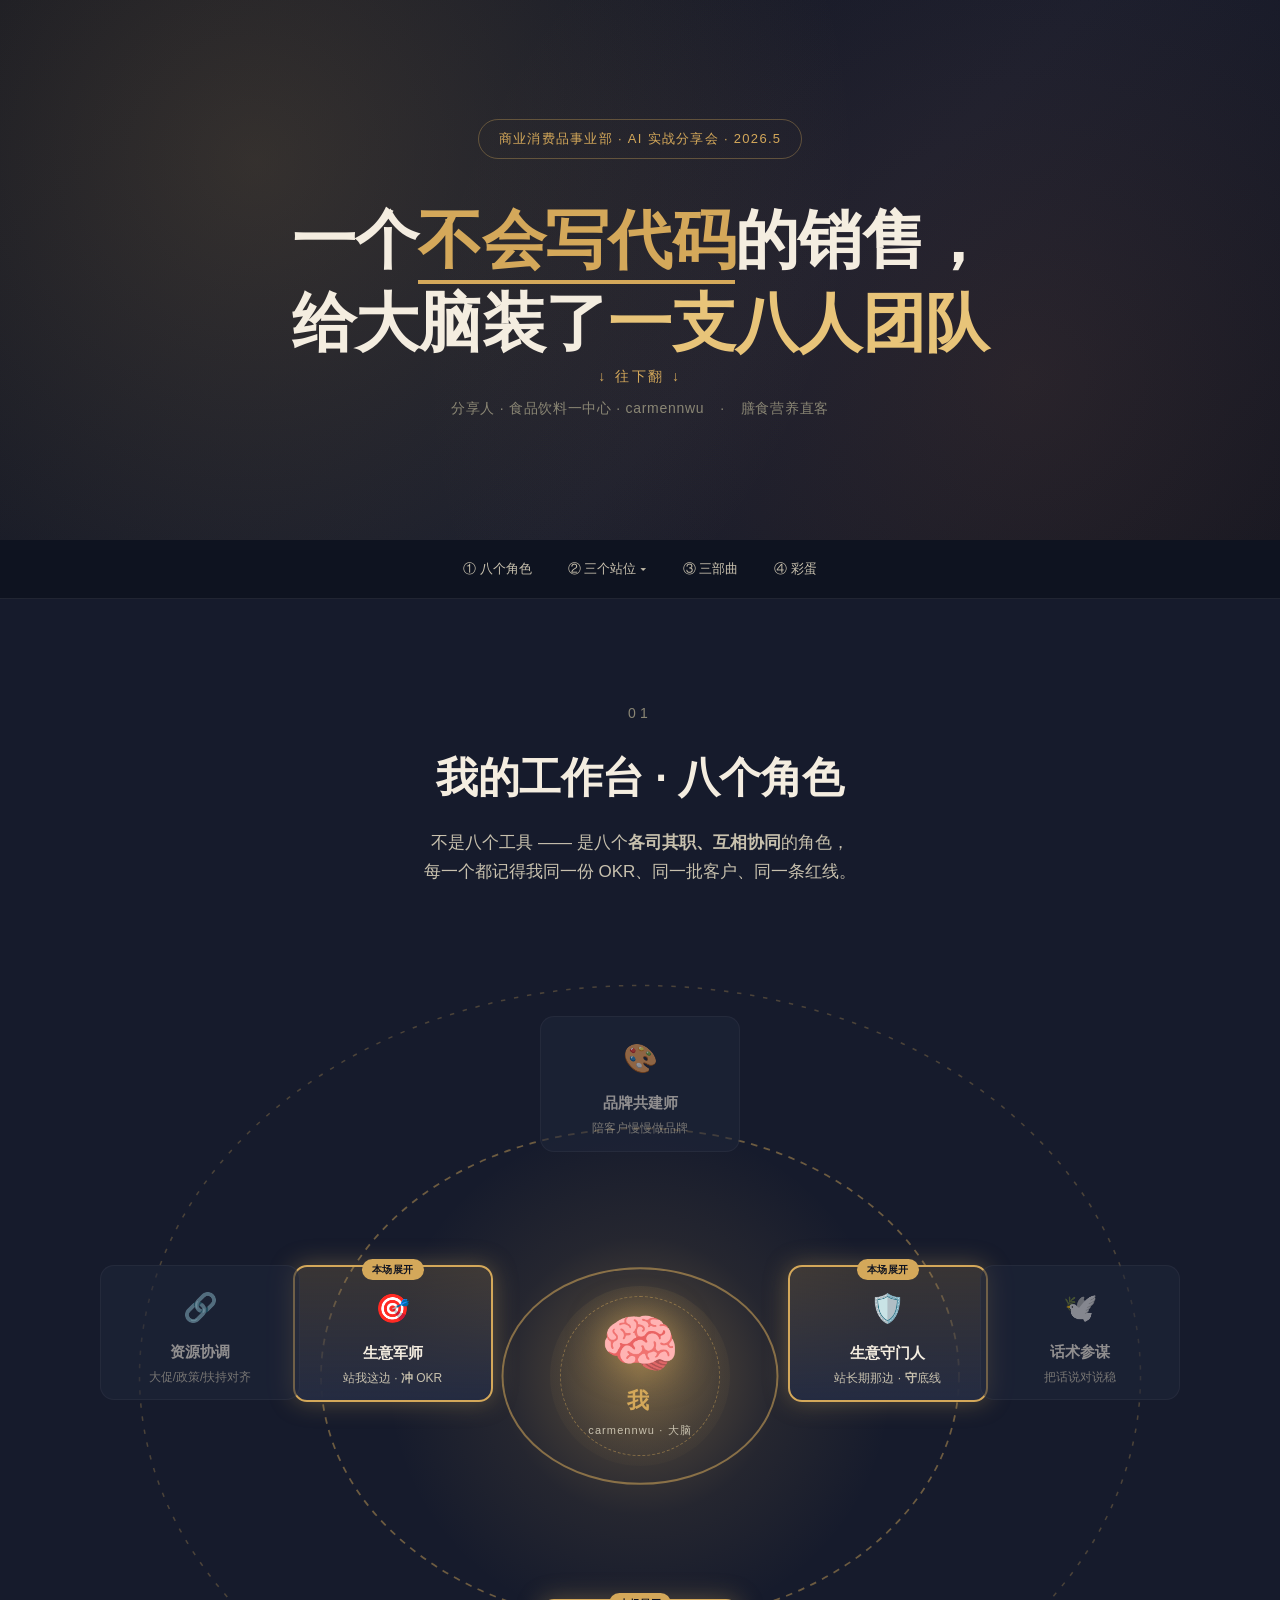
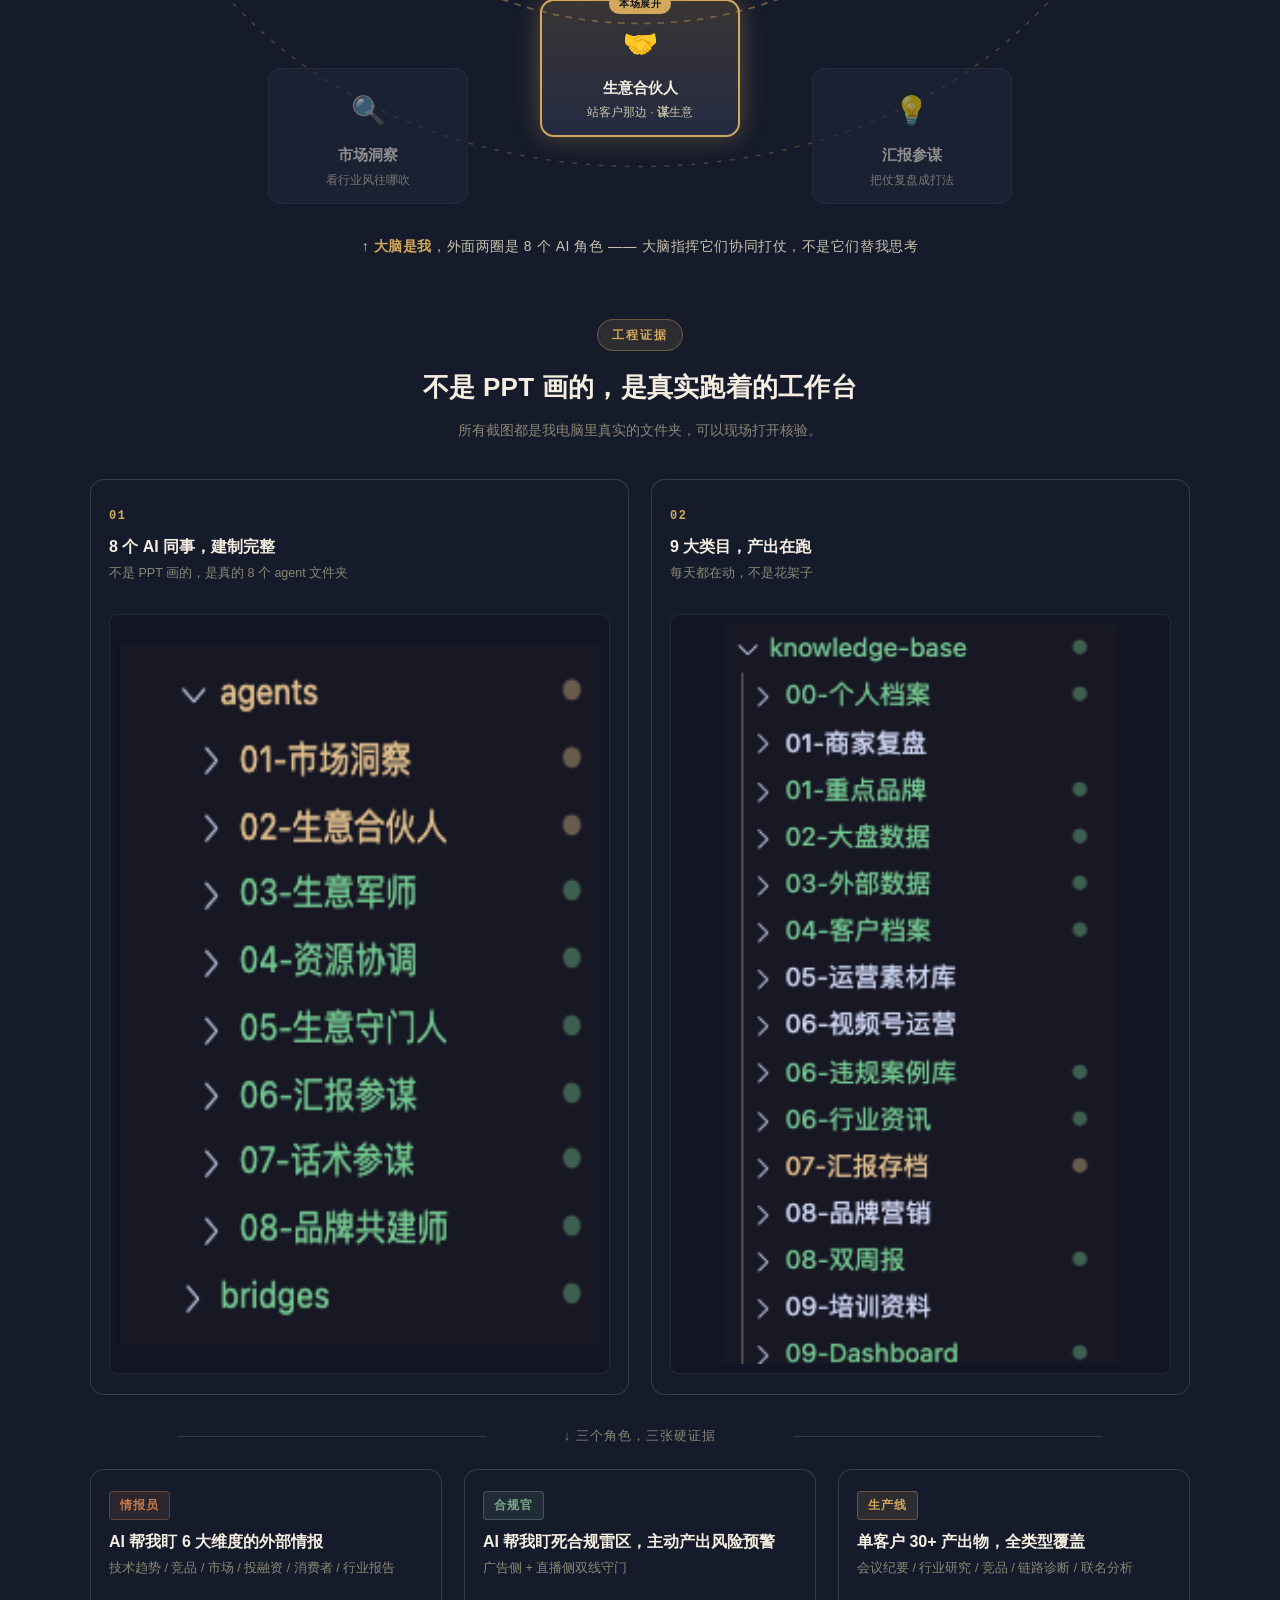
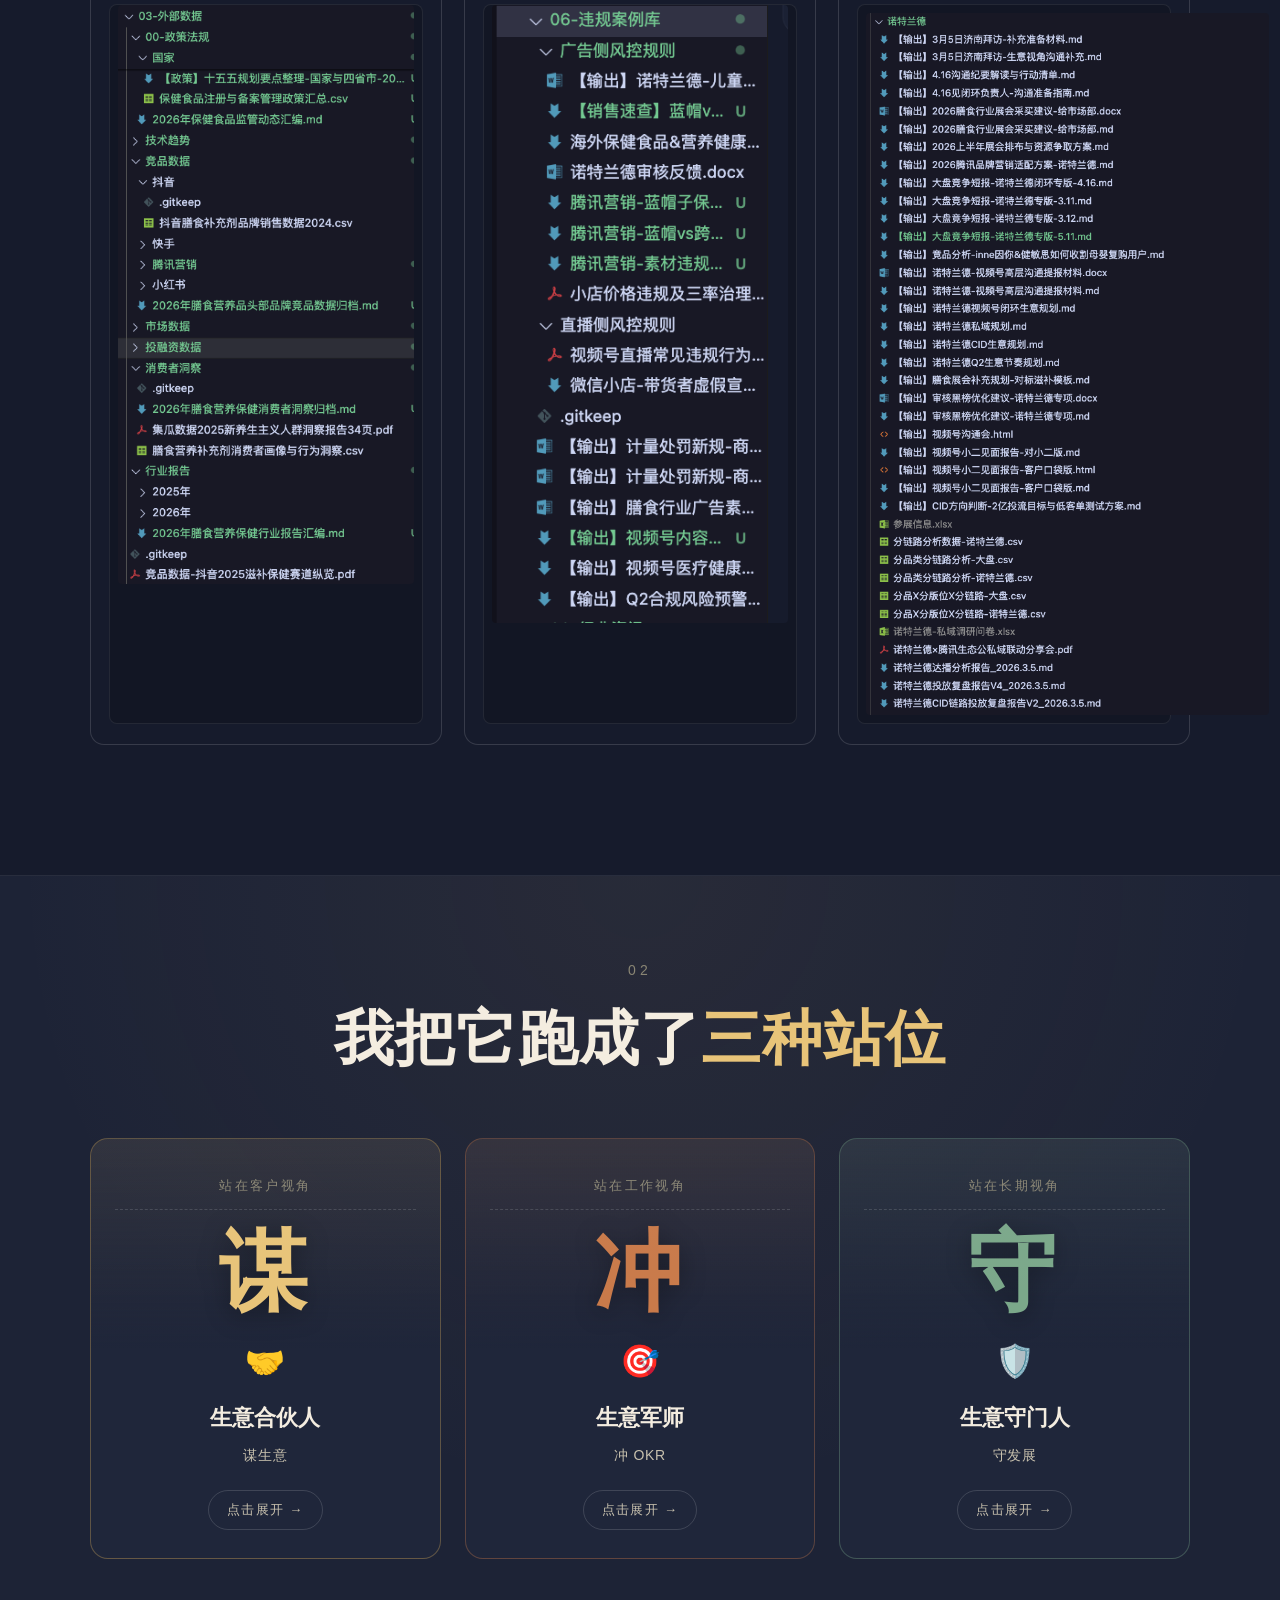
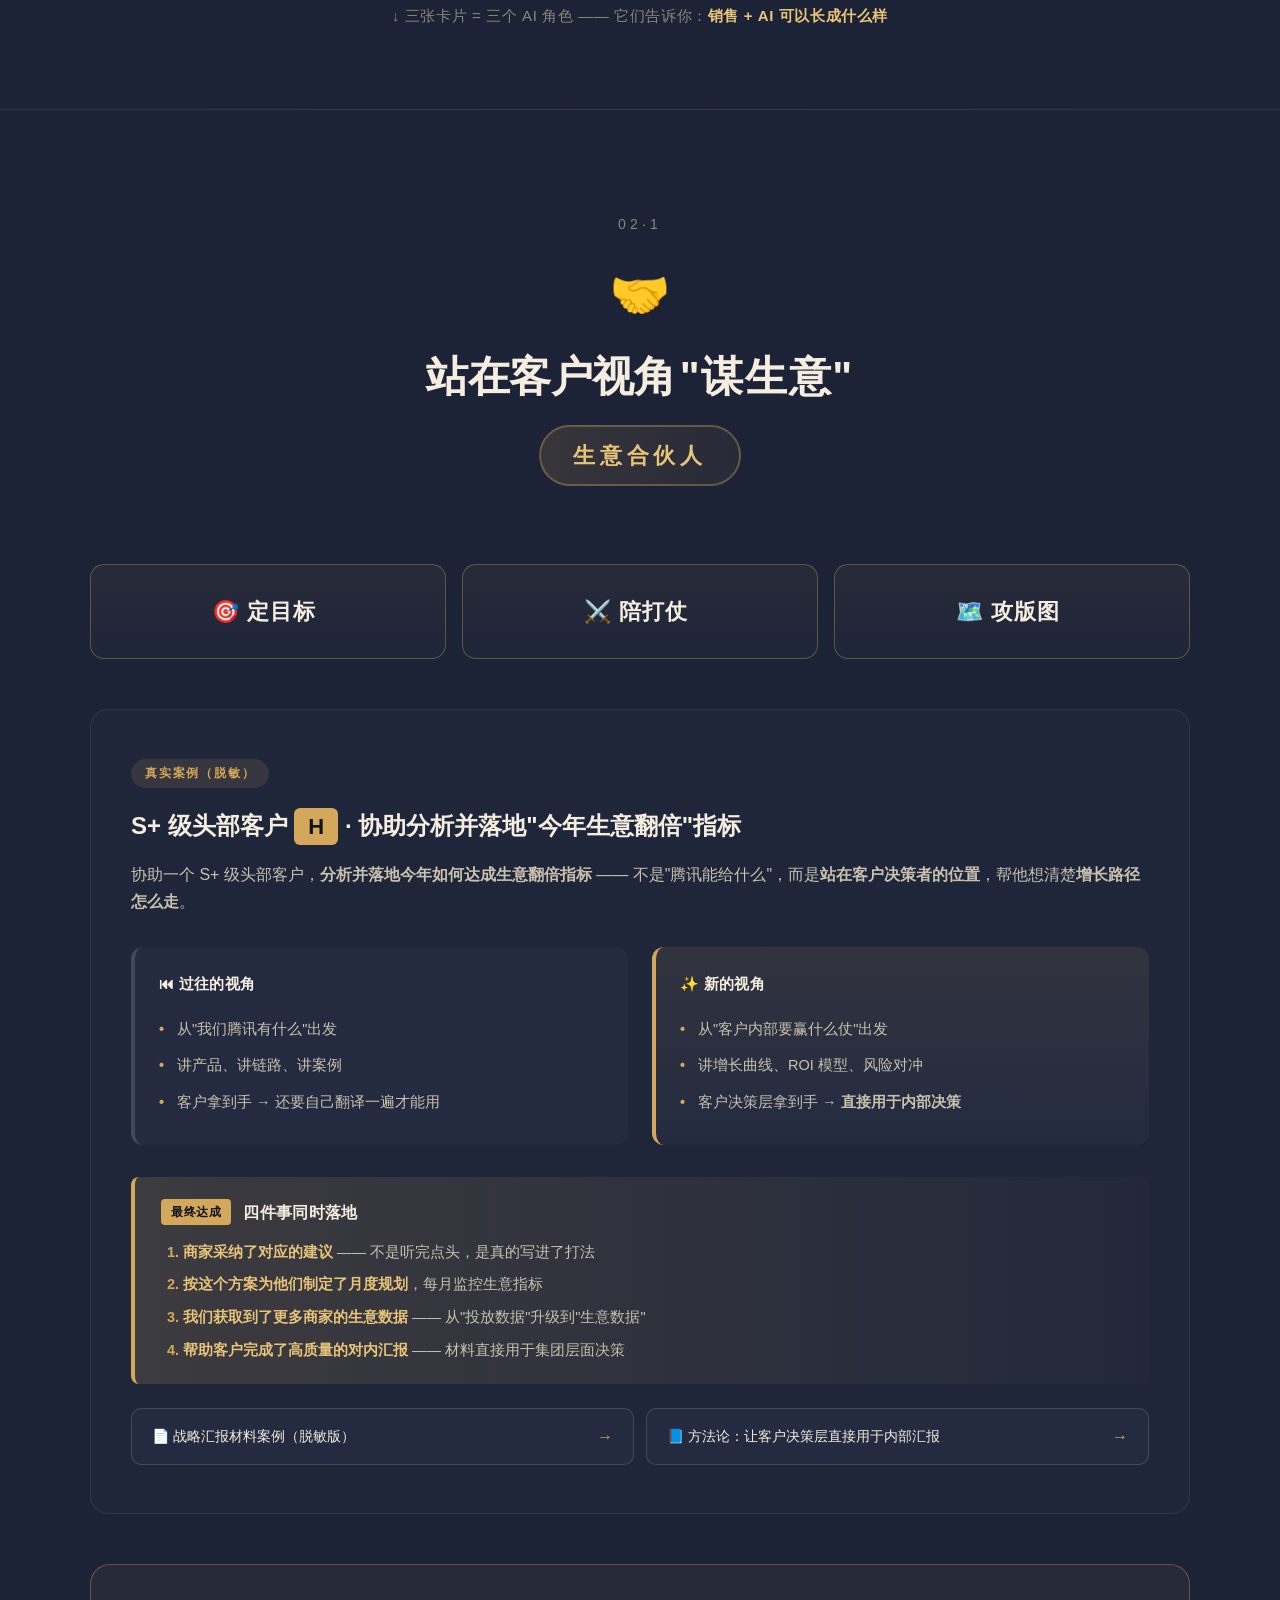
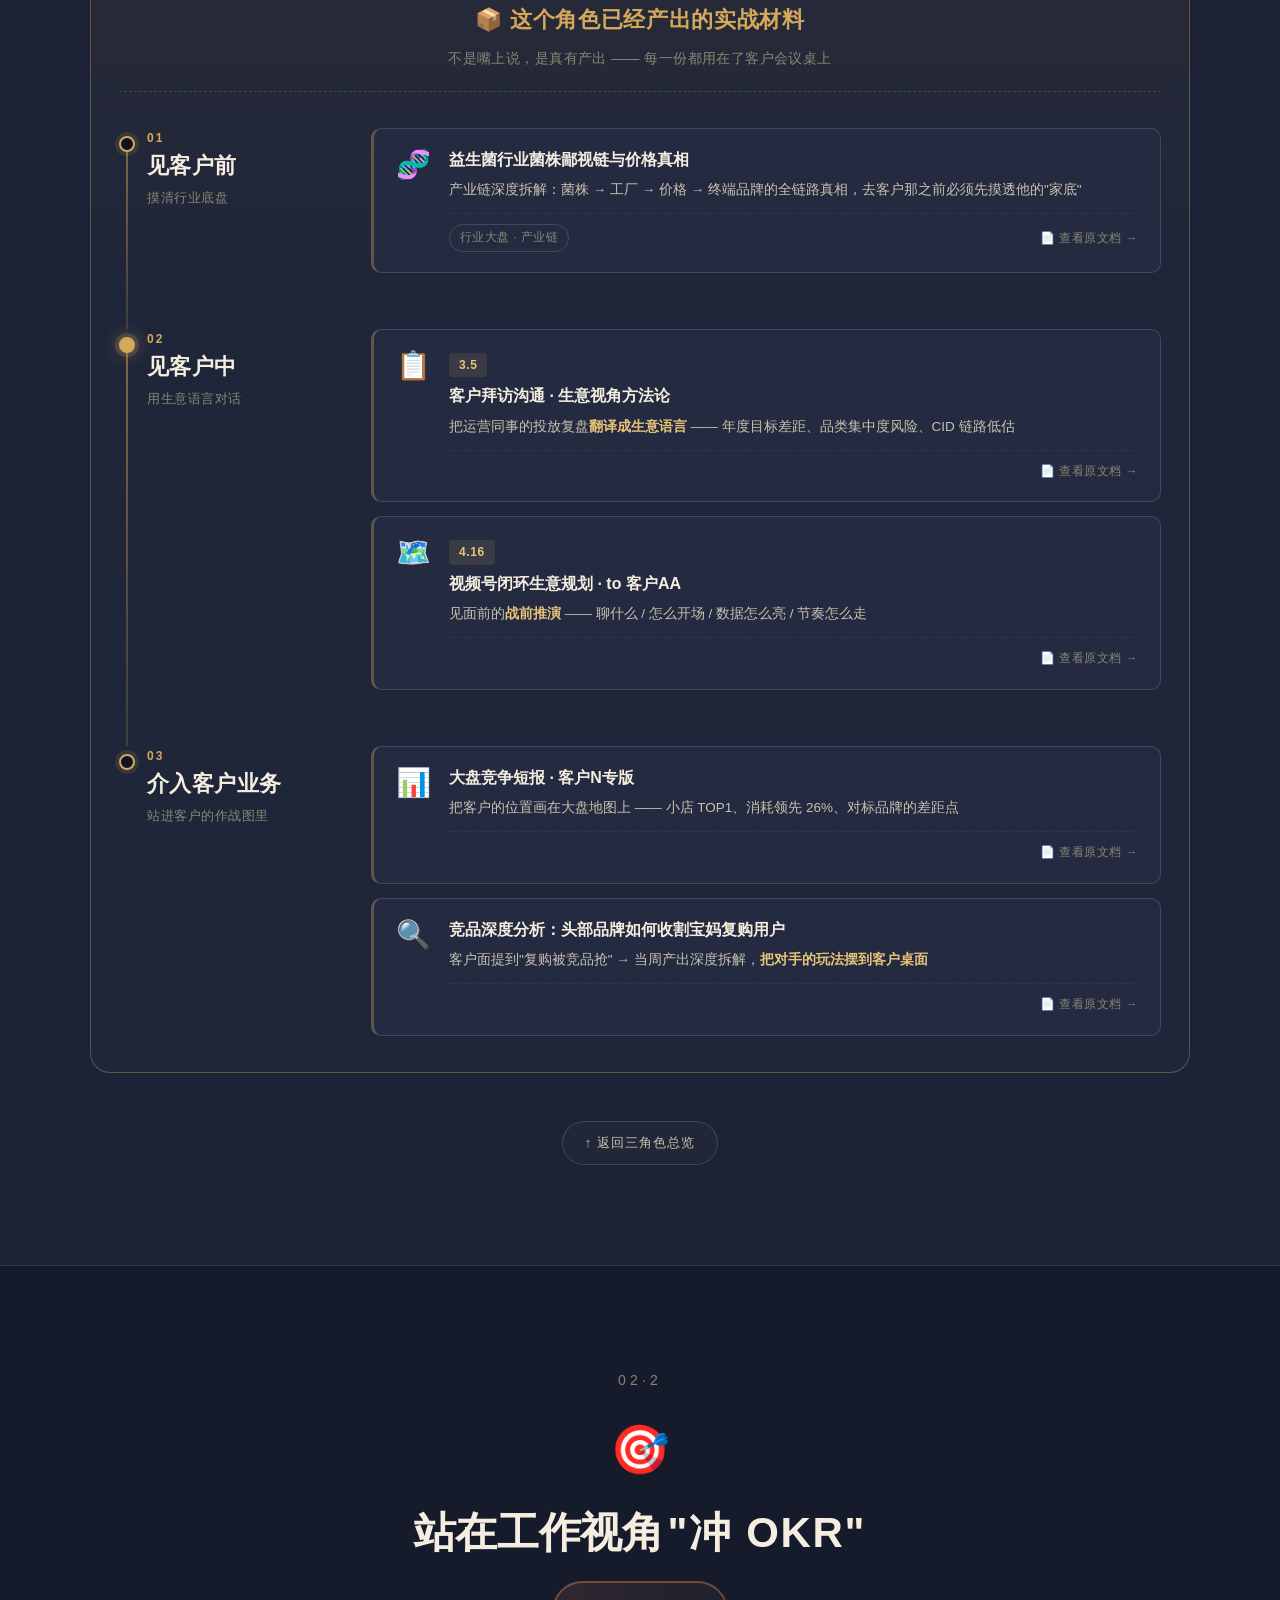
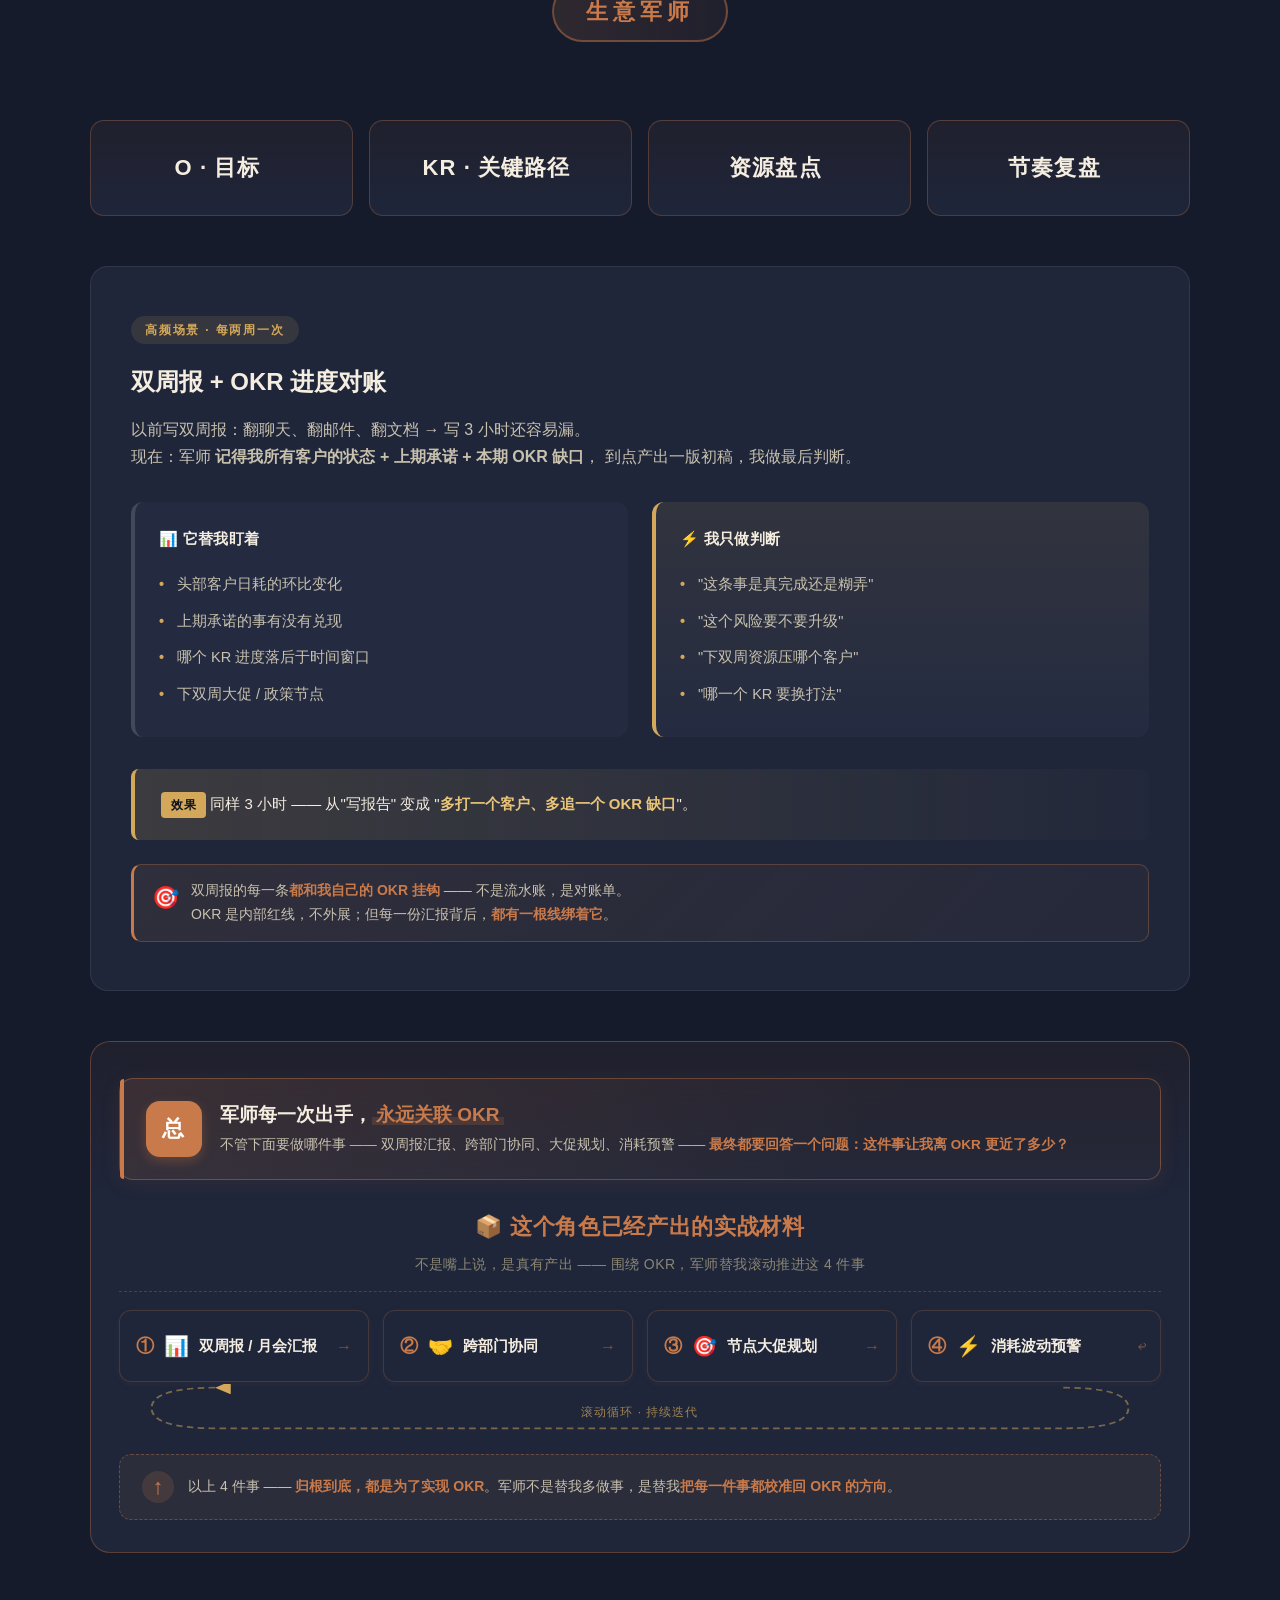
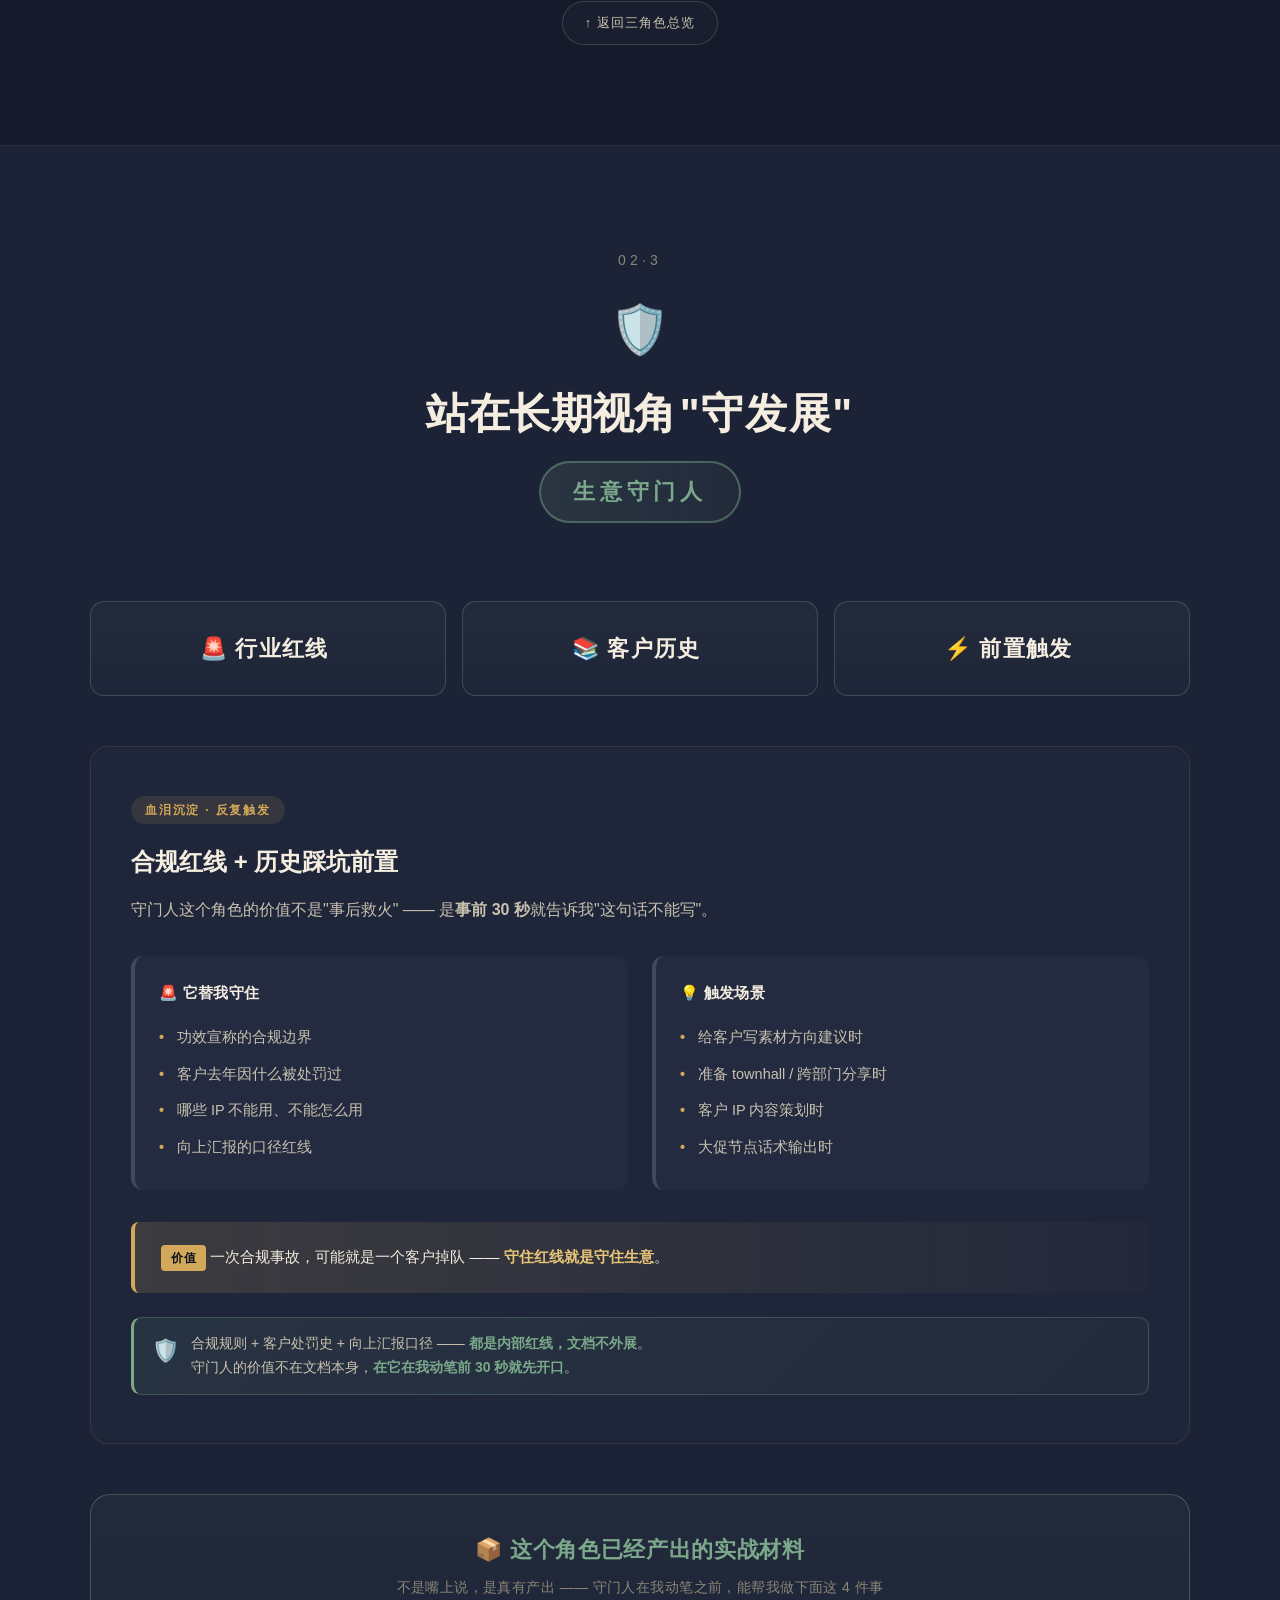
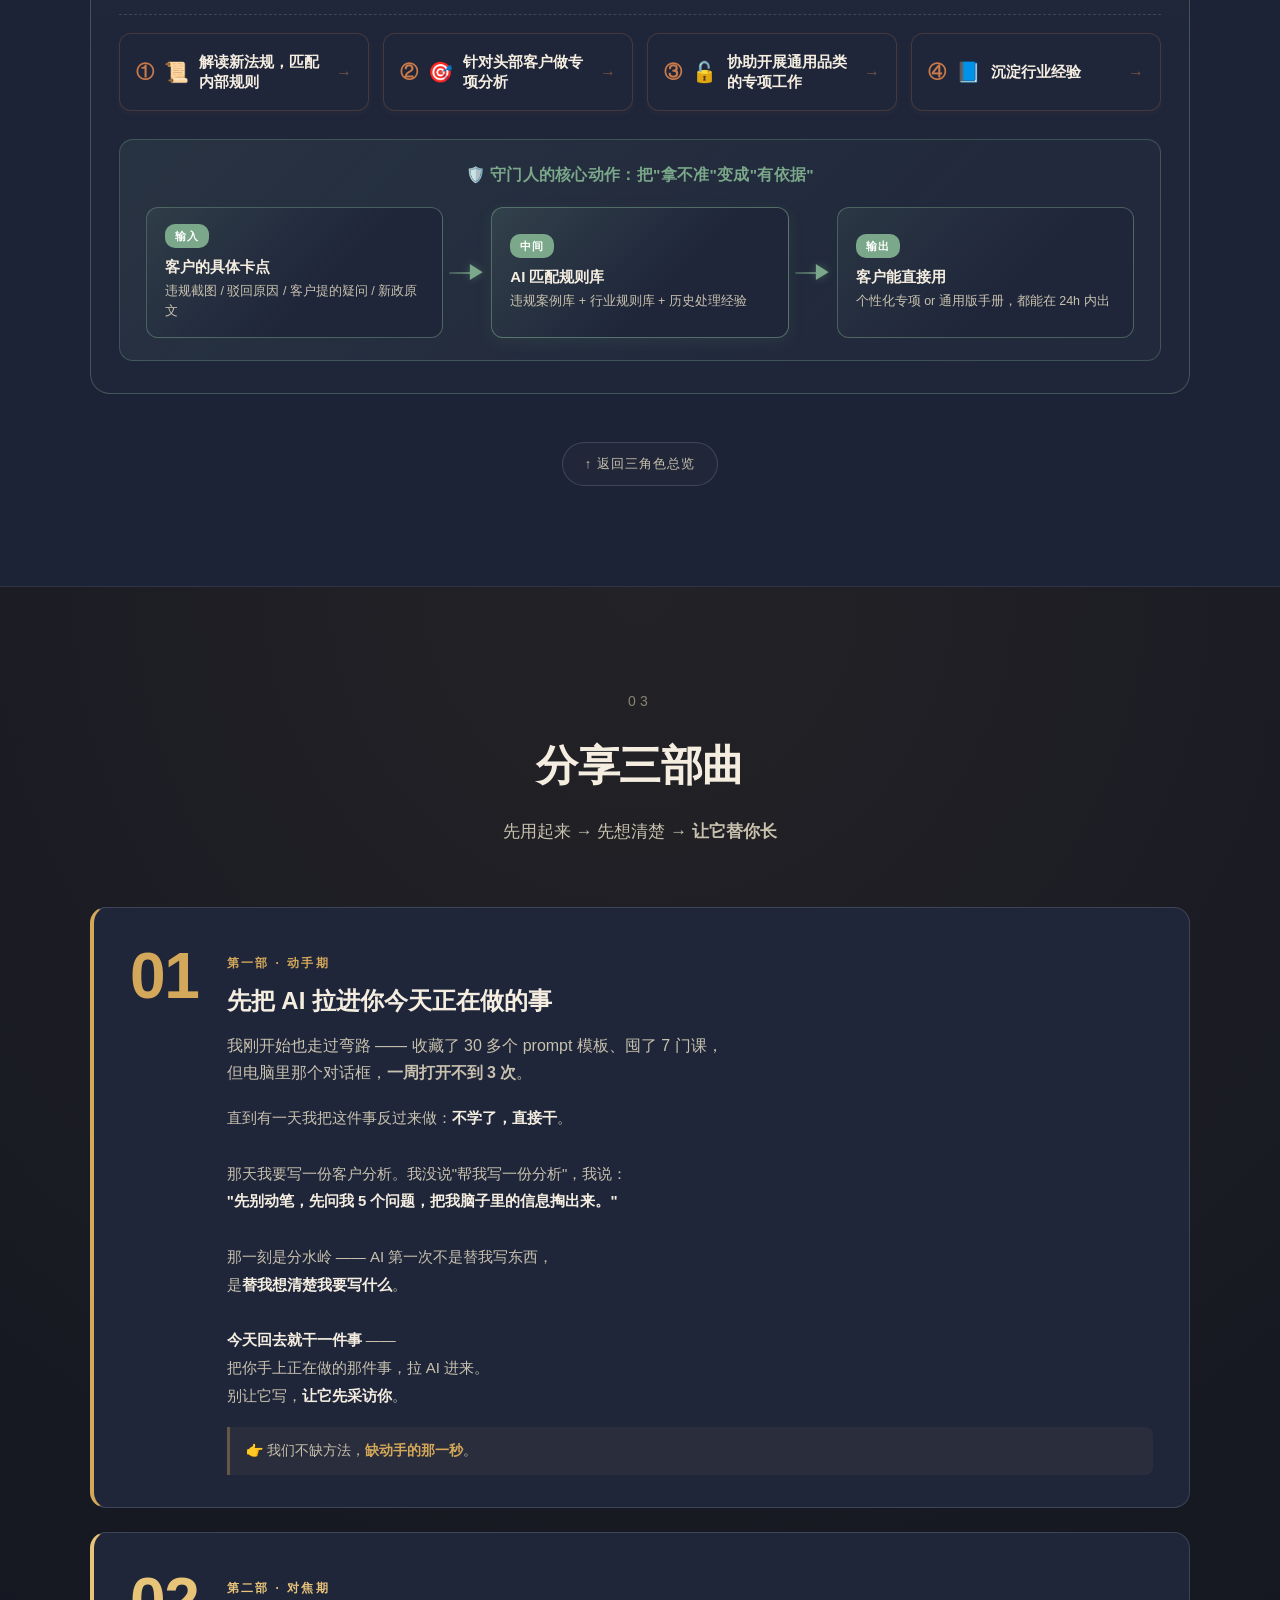
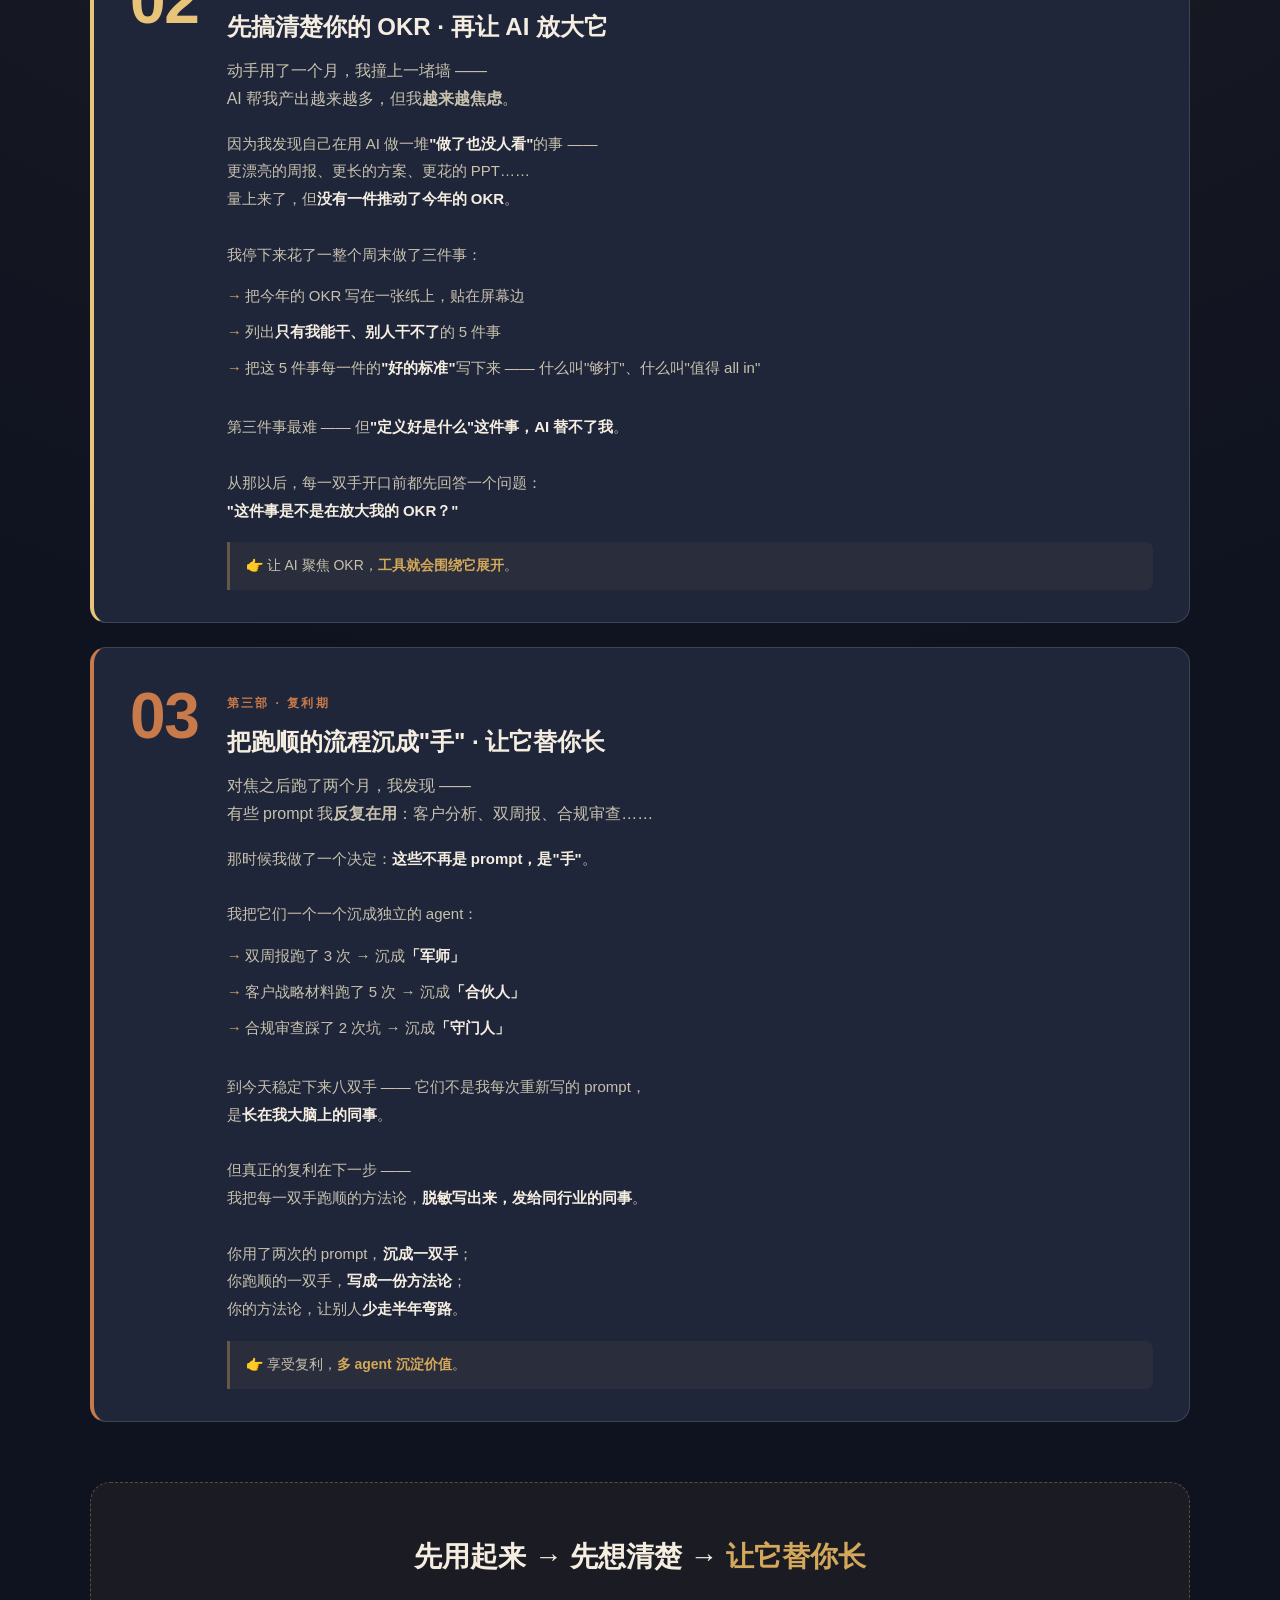
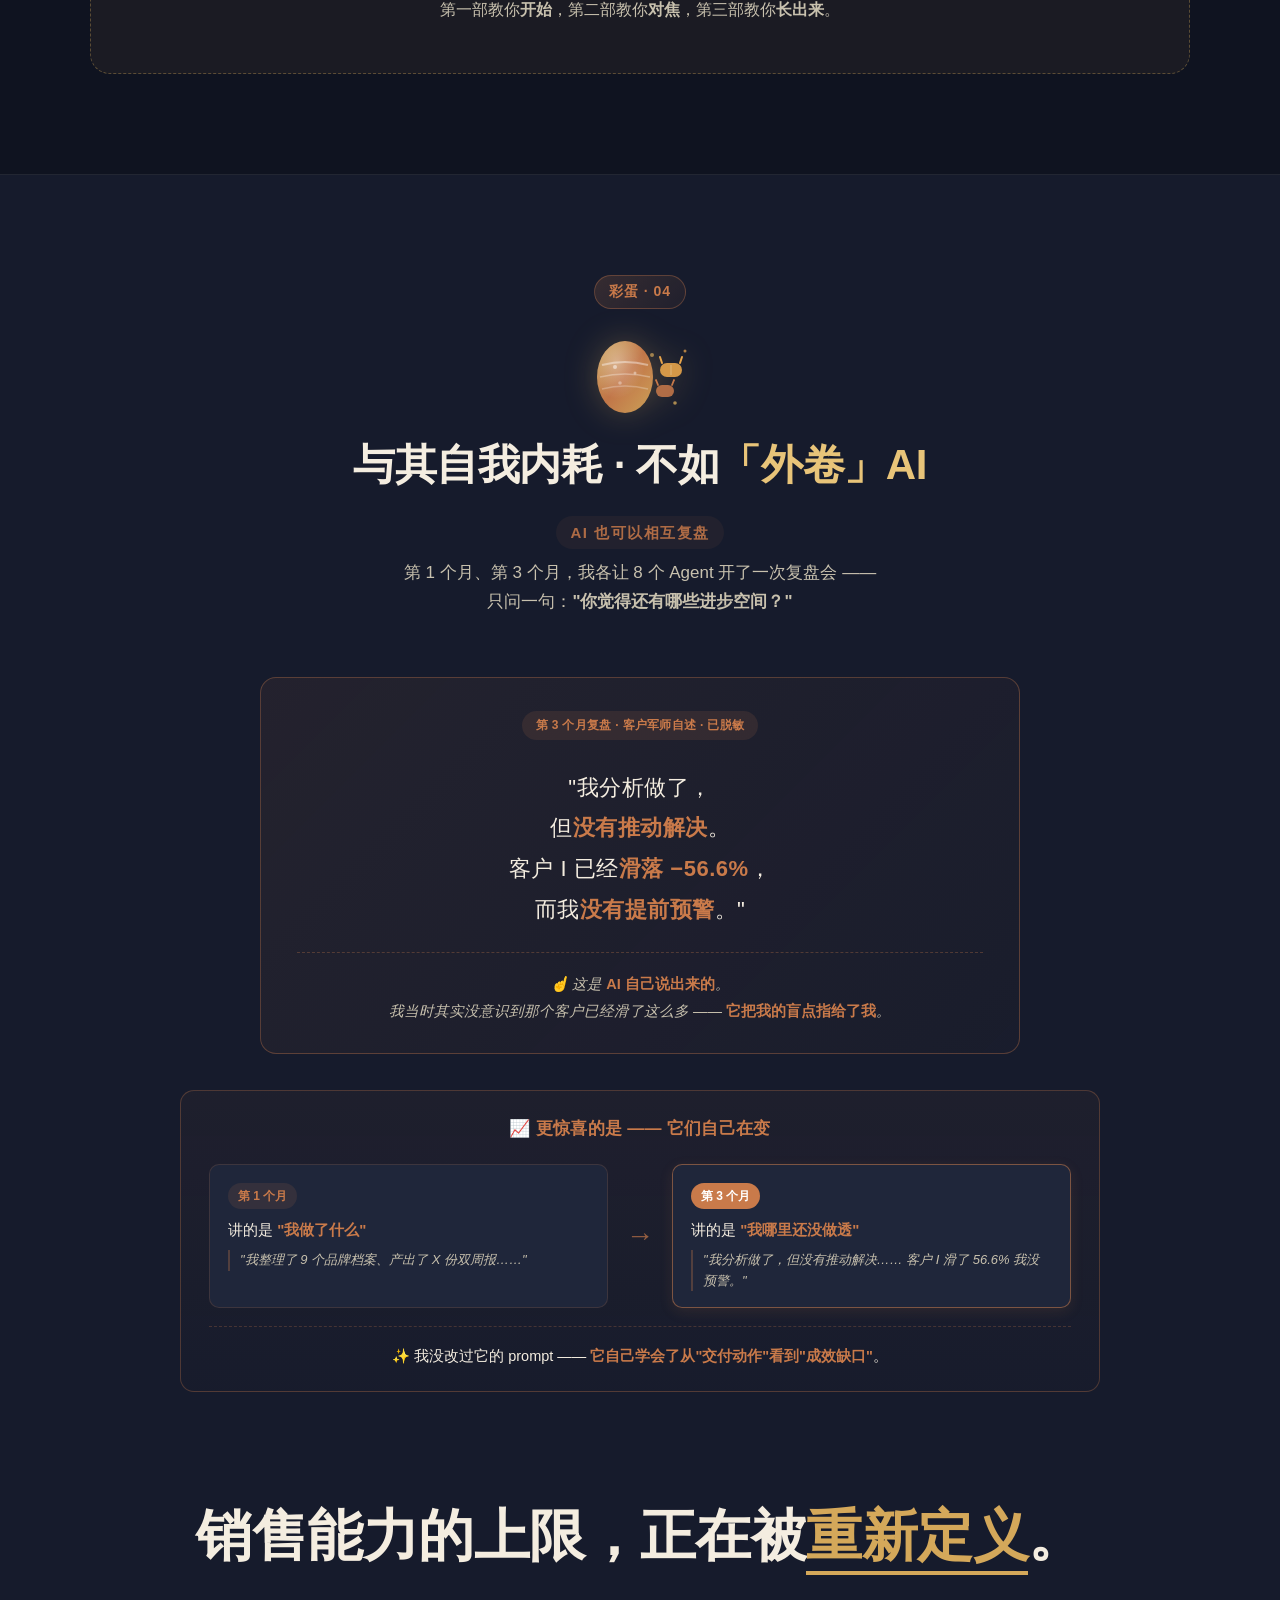
<file: index.html>
<!DOCTYPE html>
<html lang="zh-CN">
<head>
<meta charset="UTF-8">
<meta name="viewport" content="width=device-width, initial-scale=1.0">
<title>一个不会写代码的销售，给大脑装了一支团队 · carmennwu</title>
<meta name="description" content="商业消费品事业部 · AI 实战分享会 · 2026.5">
<link rel="stylesheet" href="style.css">
</head>
<body>

<!-- ============ HERO 封面 ============ -->
<section class="hero">
  <div class="hero-inner">
    <div class="hero-tag">商业消费品事业部 · AI 实战分享会 · 2026.5</div>
    <h1 class="hero-title">
      一个<span class="hl">不会写代码</span>的销售，<br>
      给大脑装了<span class="hl-2">一支八人团队</span>
    </h1>
    <div class="hero-meta">
      <span>分享人 · 食品饮料一中心 · carmennwu</span>
      <span>·</span>
      <span>膳食营养直客</span>
    </div>
    <div class="hero-scroll">↓ 往下翻 ↓</div>
  </div>
</section>

<!-- ============ 章节导航 ============ -->
<nav class="toc">
  <a href="#m1">① 八个角色</a>
  <div class="toc-group">
    <a href="#m-trio" class="toc-group-main">② 三个站位 ▾</a>
    <div class="toc-sub">
      <a href="#m2">谋 · 合伙人</a>
      <a href="#m3">冲 · 军师</a>
      <a href="#m4">守 · 守门人</a>
    </div>
  </div>
  <a href="#m5">③ 三部曲</a>
  <a href="#m56">④ 彩蛋</a>
</nav>

<!-- ============ 模块 1：八个角色全景 + 截图占位 ============ -->
<section class="module" id="m1">
  <div class="module-inner">
    <div class="module-head">
      <div class="module-num">01</div>
      <h2>我的工作台 · 八个角色</h2>
      <p class="module-sub">
        不是八个工具 —— 是八个<strong>各司其职、互相协同</strong>的角色，<br>
        每一个都记得我同一份 OKR、同一批客户、同一条红线。
      </p>
    </div>

    <!-- 大脑 + 8 只手 神经突触图 -->
    <div class="brain-hub">
      <!-- SVG 突触连接线（绝对定位铺满） -->
      <svg class="brain-svg" viewBox="0 0 1000 780" preserveAspectRatio="none" aria-hidden="true">
        <defs>
          <radialGradient id="brainGlow" cx="50%" cy="50%" r="50%">
            <stop offset="0%" stop-color="rgba(212,168,90,0.38)"/>
            <stop offset="55%" stop-color="rgba(212,168,90,0.08)"/>
            <stop offset="100%" stop-color="rgba(212,168,90,0)"/>
          </radialGradient>
        </defs>

        <!-- 大脑光晕 -->
        <circle cx="500" cy="390" r="230" fill="url(#brainGlow)"/>

        <!-- 三个同心圆（核心视觉）：core / 内圆 / 外圆 -->
        <!-- 核心圆（贴着大脑的金色实线圈）-->
        <ellipse cx="500" cy="390" rx="125" ry="98" fill="none"
                 stroke="rgba(212,168,90,0.55)" stroke-width="1.8"/>
        <!-- 内圆（套住3个聚光灯，金色虚线，更明显）-->
        <ellipse cx="500" cy="390" rx="290" ry="225" fill="none"
                 stroke="rgba(212,168,90,0.45)" stroke-width="1.6"
                 stroke-dasharray="6 6"/>
        <!-- 外圆（套住5个辅助，灰金色虚线）-->
        <ellipse cx="500" cy="390" rx="455" ry="355" fill="none"
                 stroke="rgba(212,168,90,0.28)" stroke-width="1.4"
                 stroke-dasharray="4 8"/>
      </svg>

      <!-- 中心大脑节点 -->
      <div class="brain-core">
        <div class="brain-core-emoji">🧠</div>
        <div class="brain-core-label">我</div>
        <div class="brain-core-sub">carmennwu · 大脑</div>
        <div class="brain-core-ring"></div>
      </div>

      <!-- 8 个角色节点：内圈 3 个 + 外圈 5 个 -->
      <!-- 内圈（金色高亮，靠近大脑）-->
      <div class="role-node inner pos-inner-b">
        <div class="card-mini highlight">
          <div class="card-badge">本场展开</div>
          <div class="card-emoji">🤝</div>
          <div class="card-name">生意合伙人</div>
          <div class="card-role">站客户那边 · <strong>谋</strong>生意</div>
        </div>
      </div>

      <div class="role-node inner pos-inner-tl">
        <div class="card-mini highlight">
          <div class="card-badge">本场展开</div>
          <div class="card-emoji">🎯</div>
          <div class="card-name">生意军师</div>
          <div class="card-role">站我这边 · <strong>冲</strong> OKR</div>
        </div>
      </div>

      <div class="role-node inner pos-inner-tr">
        <div class="card-mini highlight">
          <div class="card-badge">本场展开</div>
          <div class="card-emoji">🛡️</div>
          <div class="card-name">生意守门人</div>
          <div class="card-role">站长期那边 · <strong>守</strong>底线</div>
        </div>
      </div>

      <!-- 外圈（暗色辅助，远离大脑）-->
      <div class="role-node outer pos-outer-l">
        <div class="card-mini dim">
          <div class="card-emoji">🔍</div>
          <div class="card-name">市场洞察</div>
          <div class="card-role">看行业风往哪吹</div>
        </div>
      </div>

      <div class="role-node outer pos-outer-r">
        <div class="card-mini dim">
          <div class="card-emoji">💡</div>
          <div class="card-name">汇报参谋</div>
          <div class="card-role">把仗复盘成打法</div>
        </div>
      </div>

      <div class="role-node outer pos-outer-tl">
        <div class="card-mini dim">
          <div class="card-emoji">🔗</div>
          <div class="card-name">资源协调</div>
          <div class="card-role">大促/政策/扶持对齐</div>
        </div>
      </div>

      <div class="role-node outer pos-outer-tr">
        <div class="card-mini dim">
          <div class="card-emoji">🕊️</div>
          <div class="card-name">话术参谋</div>
          <div class="card-role">把话说对说稳</div>
        </div>
      </div>

      <div class="role-node outer pos-outer-t">
        <div class="card-mini dim">
          <div class="card-emoji">🎨</div>
          <div class="card-name">品牌共建师</div>
          <div class="card-role">陪客户慢慢做品牌</div>
        </div>
      </div>
    </div>

    <div class="brain-hub-cap">
      ↑ <strong>大脑是我</strong>，外面两圈是 8 个 AI 角色 —— 大脑指挥它们协同打仗，不是它们替我思考
    </div>

    <!-- ============ 证据墙 · 工程底座（5 张真实截图） ============ -->
    <div class="evidence-section">
      <div class="evidence-section-title">
        <span class="evidence-section-tag">工程证据</span>
        <h3>不是 PPT 画的，是真实跑着的工作台</h3>
        <p class="evidence-section-sub">所有截图都是我电脑里真实的文件夹，可以现场打开核验。</p>
      </div>

      <!-- 上排：开场组合拳 · 建制 + 产出（2 张并排） -->
      <div class="evidence-row evidence-row-2">
        <figure class="evidence-card evidence-card-gold">
          <div class="evidence-card-head">
            <span class="evidence-num">01</span>
            <div class="evidence-card-title">8 个 AI 同事，建制完整</div>
            <div class="evidence-card-sub">不是 PPT 画的，是真的 8 个 agent 文件夹</div>
          </div>
          <div class="evidence-card-img evidence-card-img-agents">
            <img src="images/evidence-1-agents.png?v=20260517" alt="agents 文件树 · 八个 AI 角色">
          </div>
        </figure>

        <figure class="evidence-card evidence-card-gold">
          <div class="evidence-card-head">
            <span class="evidence-num">02</span>
            <div class="evidence-card-title">9 大类目，产出在跑</div>
            <div class="evidence-card-sub">每天都在动，不是花架子</div>
          </div>
          <div class="evidence-card-img evidence-card-img-kb">
            <img src="images/evidence-2-knowledge-base.png" alt="knowledge-base 文件树 · 9 大类目">
          </div>
        </figure>
      </div>

      <div class="evidence-row-divider">
        <span>↓ 三个角色，三张硬证据</span>
      </div>

      <!-- 下排：3 张证据墙 · 情报员 / 合规官 / 生产线 -->
      <div class="evidence-row evidence-row-3">
        <figure class="evidence-card evidence-card-warm">
          <div class="evidence-card-head">
            <span class="evidence-role-tag">情报员</span>
            <div class="evidence-card-title">AI 帮我盯 6 大维度的外部情报</div>
            <div class="evidence-card-sub">技术趋势 / 竞品 / 市场 / 投融资 / 消费者 / 行业报告</div>
          </div>
          <div class="evidence-card-img evidence-card-img-external">
            <img src="images/evidence-4-external-data.png?v=20260517" alt="03-外部数据 · 6 大维度">
          </div>
        </figure>

        <figure class="evidence-card evidence-card-leaf">
          <div class="evidence-card-head">
            <span class="evidence-role-tag evidence-role-tag-leaf">合规官</span>
            <div class="evidence-card-title">AI 帮我盯死合规雷区，主动产出风险预警</div>
            <div class="evidence-card-sub">广告侧 + 直播侧双线守门</div>
          </div>
          <div class="evidence-card-img evidence-card-img-compliance">
            <img src="images/evidence-5-compliance.png" alt="06-违规案例库 · 双线规则">
          </div>
        </figure>

        <figure class="evidence-card evidence-card-gold">
          <div class="evidence-card-head">
            <span class="evidence-role-tag evidence-role-tag-gold">生产线</span>
            <div class="evidence-card-title">单客户 30+ 产出物，全类型覆盖</div>
            <div class="evidence-card-sub">会议纪要 / 行业研究 / 竞品 / 链路诊断 / 联名分析</div>
          </div>
          <div class="evidence-card-img evidence-card-img-noteland">
            <img src="images/evidence-3-noteland.png" alt="头部客户 N · 30+ 输出物">
          </div>
        </figure>
      </div>
    </div>
  </div>
</section>

<!-- ============ 模块 1.5：三角色总览导航卡（演讲入口） ============ -->
<section class="module trio-nav" id="m-trio">
  <div class="module-inner">
    <div class="module-head">
      <div class="module-num">02</div>
      <h2 class="module-title-stance">我把它跑成了<span class="stance-hl">三种站位</span></h2>
    </div>

    <div class="trio-grid">

      <!-- 谋 -->
      <a href="#m2" class="trio-card trio-mou">
        <div class="trio-card-stance">站在客户视角</div>
        <div class="trio-card-bigword">谋</div>
        <div class="trio-card-emoji">🤝</div>
        <div class="trio-card-name">生意合伙人</div>
        <div class="trio-card-line">谋生意</div>
        <div class="trio-card-cta">点击展开 →</div>
      </a>

      <!-- 冲 -->
      <a href="#m3" class="trio-card trio-duan">
        <div class="trio-card-stance">站在工作视角</div>
        <div class="trio-card-bigword">冲</div>
        <div class="trio-card-emoji">🎯</div>
        <div class="trio-card-name">生意军师</div>
        <div class="trio-card-line">冲 OKR</div>
        <div class="trio-card-cta">点击展开 →</div>
      </a>

      <!-- 守 -->
      <a href="#m4" class="trio-card trio-shou">
        <div class="trio-card-stance">站在长期视角</div>
        <div class="trio-card-bigword">守</div>
        <div class="trio-card-emoji">🛡️</div>
        <div class="trio-card-name">生意守门人</div>
        <div class="trio-card-line">守发展</div>
        <div class="trio-card-cta">点击展开 →</div>
      </a>

    </div>

    <div class="trio-cap">
      ↓ 三张卡片 = 三个 AI 角色 —— 它们告诉你：<strong>销售 + AI 可以长成什么样</strong>
    </div>
  </div>
</section>

<!-- ============ 模块 2：合伙人（深化版） ============ -->
<section class="module alt" id="m2">
  <div class="module-inner">
    <div class="module-head">
      <div class="module-num">02·1</div>
      <div class="module-emoji">🤝</div>
      <h2 class="role-bigtitle role-bigtitle-mou">站在客户视角<span class="role-bigtitle-quote">"谋生意"</span></h2>
      <div class="role-name-pill role-name-pill-mou">生意合伙人</div>
    </div>

    <!-- 三层职责（演讲屏 · 只留钩子） -->
    <ul class="layer-list layer-list-tight">
      <li><strong>🎯 定目标</strong></li>
      <li><strong>⚔️ 陪打仗</strong></li>
      <li><strong>🗺️ 攻版图</strong></li>
    </ul>

    <!-- 案例卡 -->
    <div class="case">
      <div class="case-tag">真实案例（脱敏）</div>
      <div class="case-title">
        S+ 级头部客户 <span class="brand-code">H</span> · 协助分析并落地"今年生意翻倍"指标
      </div>
      <div class="case-desc">
        协助一个 S+ 级头部客户，<strong>分析并落地今年如何达成生意翻倍指标</strong> ——
        不是"腾讯能给什么"，而是<strong>站在客户决策者的位置</strong>，帮他想清楚<strong>增长路径怎么走</strong>。
      </div>

      <div class="case-grid">
        <div class="case-col">
          <div class="case-col-head">⏮ 过往的视角</div>
          <ul>
            <li>从"我们腾讯有什么"出发</li>
            <li>讲产品、讲链路、讲案例</li>
            <li>客户拿到手 → 还要自己翻译一遍才能用</li>
          </ul>
        </div>
        <div class="case-col case-col-right">
          <div class="case-col-head">✨ 新的视角</div>
          <ul>
            <li>从"客户内部要赢什么仗"出发</li>
            <li>讲增长曲线、ROI 模型、风险对冲</li>
            <li>客户决策层拿到手 → <strong>直接用于内部决策</strong></li>
          </ul>
        </div>
      </div>

      <div class="case-result">
        <div class="case-result-head">
          <span class="case-result-label">最终达成</span>
          四件事同时落地
        </div>
        <ol class="case-result-list">
          <li><strong>商家采纳了对应的建议</strong> —— 不是听完点头，是真的写进了打法</li>
          <li><strong>按这个方案为他们制定了月度规划</strong>，每月监控生意指标</li>
          <li><strong>我们获取到了更多商家的生意数据</strong> —— 从"投放数据"升级到"生意数据"</li>
          <li><strong>帮助客户完成了高质量的对内汇报</strong> —— 材料直接用于集团层面决策</li>
        </ol>
      </div>

      <div class="case-links">
        <a href="https://doc.weixin.qq.com/doc/w3_AcQAYgblAHkCNOMmdiGmsTeC1jId9?scode=AJEAIQdfAAoIws0OCIAcQAYgblAHk" class="link-doc" target="_blank" rel="noopener">
          📄 战略汇报材料案例（脱敏版）
          <span class="link-arrow">→</span>
        </a>
        <a href="https://doc.weixin.qq.com/doc/w3_AcQAYgblAHkCNjiAT6eGKSFSHjdV3?scode=AJEAIQdfAAoVJldXHXAcQAYgblAHk" class="link-doc" target="_blank" rel="noopener">
          📘 方法论：让客户决策层直接用于内部汇报
          <span class="link-arrow">→</span>
        </a>
      </div>
    </div>

    <!-- ===== 实战材料板 · 合伙人已产出 ===== -->
    <div class="evidence-board evidence-mou">
      <div class="evidence-head">
        <div class="evidence-title">📦 这个角色已经产出的实战材料</div>
        <div class="evidence-sub">不是嘴上说，是真有产出 —— 每一份都用在了客户会议桌上</div>
      </div>

      <!-- ============ 时间轴 · 见客户前 → 中 → 介入业务 ============ -->
      <div class="timeline">

        <!-- 阶段 1：见客户前 -->
        <div class="timeline-stage">
          <div class="timeline-node">
            <div class="timeline-dot"></div>
            <div class="timeline-stage-label">
              <div class="timeline-stage-num">01</div>
              <div class="timeline-stage-title">见客户前</div>
              <div class="timeline-stage-sub">摸清行业底盘</div>
            </div>
          </div>
          <div class="timeline-cards">
            <a href="docs/【脱敏】益生菌行业深度拆解-菌株鄙视链与价格真相.html" target="_blank" rel="noopener" class="timeline-card">
              <div class="timeline-card-icon">🧬</div>
              <div class="timeline-card-body">
                <div class="timeline-card-name">益生菌行业菌株鄙视链与价格真相</div>
                <div class="timeline-card-desc">产业链深度拆解：菌株 → 工厂 → 价格 → 终端品牌的全链路真相，去客户那之前必须先摸透他的"家底"</div>
                <div class="timeline-card-foot">
                  <span class="timeline-card-tag">行业大盘 · 产业链</span>
                  <span class="timeline-card-link">📄 查看原文档 →</span>
                </div>
              </div>
            </a>
          </div>
        </div>

        <!-- 阶段 2：见客户中 -->
        <div class="timeline-stage">
          <div class="timeline-node">
            <div class="timeline-dot timeline-dot-active"></div>
            <div class="timeline-stage-label">
              <div class="timeline-stage-num">02</div>
              <div class="timeline-stage-title">见客户中</div>
              <div class="timeline-stage-sub">用生意语言对话</div>
            </div>
          </div>
          <div class="timeline-cards">
            <a href="https://doc.weixin.qq.com/doc/w3_AcQAYgblAHkCNJsnAtpAMTX0UVPW7?scode=AJEAIQdfAAo80RNTWgAcQAYgblAHk" target="_blank" rel="noopener" class="timeline-card">
              <div class="timeline-card-icon">📋</div>
              <div class="timeline-card-body">
                <div class="timeline-card-date">3.5</div>
                <div class="timeline-card-name">客户拜访沟通 · 生意视角方法论</div>
                <div class="timeline-card-desc">把运营同事的投放复盘<strong>翻译成生意语言</strong> —— 年度目标差距、品类集中度风险、CID 链路低估</div>
                <div class="timeline-card-foot">
                  <span class="timeline-card-link">📄 查看原文档 →</span>
                </div>
              </div>
            </a>
            <a href="https://doc.weixin.qq.com/doc/w3_AcQAYgblAHkCNASrGKFuMTbip1GsL?scode=AJEAIQdfAAoEt7kkJJAcQAYgblAHk" target="_blank" rel="noopener" class="timeline-card">
              <div class="timeline-card-icon">🗺️</div>
              <div class="timeline-card-body">
                <div class="timeline-card-date">4.16</div>
                <div class="timeline-card-name">视频号闭环生意规划 · to 客户AA</div>
                <div class="timeline-card-desc">见面前的<strong>战前推演</strong> —— 聊什么 / 怎么开场 / 数据怎么亮 / 节奏怎么走</div>
                <div class="timeline-card-foot">
                  <span class="timeline-card-link">📄 查看原文档 →</span>
                </div>
              </div>
            </a>
          </div>
        </div>

        <!-- 阶段 3：介入客户业务 -->
        <div class="timeline-stage">
          <div class="timeline-node timeline-node-last">
            <div class="timeline-dot"></div>
            <div class="timeline-stage-label">
              <div class="timeline-stage-num">03</div>
              <div class="timeline-stage-title">介入客户业务</div>
              <div class="timeline-stage-sub">站进客户的作战图里</div>
            </div>
          </div>
          <div class="timeline-cards">
            <a href="https://doc.weixin.qq.com/doc/w3_AcQAYgblAHkCNb2MnJPQ7RnuA0ZGK?scode=AJEAIQdfAAoBku9In8AcQAYgblAHk" target="_blank" rel="noopener" class="timeline-card">
              <div class="timeline-card-icon">📊</div>
              <div class="timeline-card-body">
                <div class="timeline-card-name">大盘竞争短报 · 客户N专版</div>
                <div class="timeline-card-desc">把客户的位置画在大盘地图上 —— 小店 TOP1、消耗领先 26%、对标品牌的差距点</div>
                <div class="timeline-card-foot">
                  <span class="timeline-card-link">📄 查看原文档 →</span>
                </div>
              </div>
            </a>
            <a href="https://doc.weixin.qq.com/doc/w3_AcQAYgblAHkCN1ArQ1Z16SROjCUty?scode=AJEAIQdfAAonj03VbNAcQAYgblAHk" target="_blank" rel="noopener" class="timeline-card">
              <div class="timeline-card-icon">🔍</div>
              <div class="timeline-card-body">
                <div class="timeline-card-name">竞品深度分析：头部品牌如何收割宝妈复购用户</div>
                <div class="timeline-card-desc">客户面提到"复购被竞品抢" → 当周产出深度拆解，<strong>把对手的玩法摆到客户桌面</strong></div>
                <div class="timeline-card-foot">
                  <span class="timeline-card-link">📄 查看原文档 →</span>
                </div>
              </div>
            </a>
          </div>
        </div>

      </div>
      <!-- ============ /时间轴 ============ -->
    </div>

    <a href="#m-trio" class="back-to-trio">↑ 返回三角色总览</a>
  </div>
</section>

<!-- ============ 模块 3：军师（修正版） ============ -->
<section class="module" id="m3">
  <div class="module-inner">
    <div class="module-head">
      <div class="module-num">02·2</div>
      <div class="module-emoji">🎯</div>
      <h2 class="role-bigtitle role-bigtitle-duan">站在工作视角<span class="role-bigtitle-quote">"冲 OKR"</span></h2>
      <div class="role-name-pill role-name-pill-duan">生意军师</div>
    </div>

    <!-- 四层拆解（演讲屏 · 只留钩子） -->
    <ul class="layer-list layer-list-tight">
      <li><strong>O · 目标</strong></li>
      <li><strong>KR · 关键路径</strong></li>
      <li><strong>资源盘点</strong></li>
      <li><strong>节奏复盘</strong></li>
    </ul>

    <div class="case">
      <div class="case-tag">高频场景 · 每两周一次</div>
      <div class="case-title">双周报 + OKR 进度对账</div>
      <div class="case-desc">
        以前写双周报：翻聊天、翻邮件、翻文档 → 写 3 小时还容易漏。<br>
        现在：军师 <strong>记得我所有客户的状态 + 上期承诺 + 本期 OKR 缺口</strong>，
        到点产出一版初稿，我做最后判断。
      </div>

      <div class="case-grid-2">
        <div class="case-col">
          <div class="case-col-head">📊 它替我盯着</div>
          <ul>
            <li>头部客户日耗的环比变化</li>
            <li>上期承诺的事有没有兑现</li>
            <li>哪个 KR 进度落后于时间窗口</li>
            <li>下双周大促 / 政策节点</li>
          </ul>
        </div>
        <div class="case-col case-col-right">
          <div class="case-col-head">⚡ 我只做判断</div>
          <ul>
            <li>"这条事是真完成还是糊弄"</li>
            <li>"这个风险要不要升级"</li>
            <li>"下双周资源压哪个客户"</li>
            <li>"哪一个 KR 要换打法"</li>
          </ul>
        </div>
      </div>

      <div class="case-result">
        <span class="case-result-label">效果</span>
        同样 3 小时 —— 从"写报告" 变成 "<strong>多打一个客户、多追一个 OKR 缺口</strong>"。
      </div>

      <div class="case-okr-note">
        <span class="case-okr-icon">🎯</span>
        <span class="case-okr-text">双周报的每一条<strong>都和我自己的 OKR 挂钩</strong> —— 不是流水账，是对账单。<br>OKR 是内部红线，不外展；但每一份汇报背后，<strong>都有一根线绑着它</strong>。</span>
      </div>
    </div>

    <!-- ===== 实战材料板 · 军师已产出（总-分结构） ===== -->
    <div class="evidence-board evidence-duan">

      <!-- 【总】军师的中心句 -->
      <div class="duan-anchor">
        <div class="duan-anchor-badge">总</div>
        <div class="duan-anchor-main">
          <div class="duan-anchor-title">军师每一次出手，<strong>永远关联 OKR</strong></div>
          <div class="duan-anchor-sub">不管下面要做哪件事 —— 双周报汇报、跨部门协同、大促规划、消耗预警 —— <strong>最终都要回答一个问题：这件事让我离 OKR 更近了多少？</strong></div>
        </div>
      </div>

      <!-- 【分】4 件围绕 OKR 展开的事 -->
      <div class="evidence-head evidence-head-tight">
        <div class="evidence-title">📦 这个角色已经产出的实战材料</div>
        <div class="evidence-sub">不是嘴上说，是真有产出 —— 围绕 OKR，军师替我滚动推进这 4 件事</div>
      </div>

      <!-- ===== 4 卡片入口（循环闭环 · ④ 回到 ①） ===== -->
      <div class="okr-entry-loop-wrap">
        <div class="okr-entry-grid">
          <a class="okr-entry-card" href="https://doc.weixin.qq.com/doc/w3_AcQAYgblAHkCN0TWEUXJSR0u7uOq6?scode=AJEAIQdfAAoep6lde7AcQAYgblAHk" target="_blank" rel="noopener">
            <span class="okr-entry-num">①</span>
            <span class="okr-entry-emoji">📊</span>
            <span class="okr-entry-title">双周报 / 月会汇报</span>
            <span class="okr-entry-arrow">→</span>
          </a>
          <a class="okr-entry-card" href="https://doc.weixin.qq.com/doc/w3_AcQAYgblAHkCNVyu7naSYRfK5vpG1?scode=AJEAIQdfAAoLOCn073AcQAYgblAHk" target="_blank" rel="noopener">
            <span class="okr-entry-num">②</span>
            <span class="okr-entry-emoji">🤝</span>
            <span class="okr-entry-title">跨部门协同</span>
            <span class="okr-entry-arrow">→</span>
          </a>
          <a class="okr-entry-card" href="https://doc.weixin.qq.com/doc/w3_AcQAYgblAHkCNsfdhWOszTnSt1woP?scode=AJEAIQdfAAolb810SvAcQAYgblAHk" target="_blank" rel="noopener">
            <span class="okr-entry-num">③</span>
            <span class="okr-entry-emoji">🎯</span>
            <span class="okr-entry-title">节点大促规划</span>
            <span class="okr-entry-arrow">→</span>
          </a>
          <a class="okr-entry-card" href="https://doc.weixin.qq.com/doc/w3_AcQAYgblAHkCNuiecfQvOS5uEkAWC?scode=AJEAIQdfAAokRSKwzKAcQAYgblAHk" target="_blank" rel="noopener">
            <span class="okr-entry-num">④</span>
            <span class="okr-entry-emoji">⚡</span>
            <span class="okr-entry-title">消耗波动预警</span>
            <span class="okr-entry-arrow okr-entry-arrow-loop">↩</span>
          </a>
        </div>
        <!-- 循环回指箭头：④ 回到 ① -->
        <div class="okr-loop-back">
          <svg class="okr-loop-back-svg" viewBox="0 0 960 52" preserveAspectRatio="none" aria-hidden="true">
            <defs>
              <linearGradient id="loopGrad" x1="100%" y1="0" x2="0%" y2="0">
                <stop offset="0%" stop-color="rgba(212,168,90,0.5)"/>
                <stop offset="100%" stop-color="rgba(212,168,90,0.5)"/>
              </linearGradient>
              <marker id="loopArrow" viewBox="0 0 10 10" refX="1" refY="5"
                      markerWidth="8" markerHeight="8" orient="auto">
                <path d="M 10 0 L 0 5 L 10 10 z" fill="var(--gold, #d4a85a)"/>
              </marker>
            </defs>
            <!-- 路径：从右侧（④）向下绕到左侧（①），箭头指向① -->
            <path d="M 870,4 Q 930,4 930,26 Q 930,48 870,48 L 90,48 Q 30,48 30,26 Q 30,4 90,4"
                  fill="none" stroke="url(#loopGrad)" stroke-width="1.8"
                  stroke-dasharray="6 4" marker-end="url(#loopArrow)"/>
          </svg>
          <span class="okr-loop-back-label">滚动循环 · 持续迭代</span>
        </div>
      </div>



      <!-- 收尾回扣总句 -->
      <div class="duan-anchor-recall">
        <span class="duan-anchor-recall-icon">↑</span>
        <span class="duan-anchor-recall-text">以上 4 件事 —— <strong>归根到底，都是为了实现 OKR</strong>。军师不是替我多做事，是替我<strong>把每一件事都校准回 OKR 的方向</strong>。</span>
      </div>

    </div>

    <a href="#m-trio" class="back-to-trio">↑ 返回三角色总览</a>
  </div>
</section>

<!-- ============ 模块 4：守门人 ============ -->
<section class="module alt" id="m4">
  <div class="module-inner">
    <div class="module-head">
      <div class="module-num">02·3</div>
      <div class="module-emoji">🛡️</div>
      <h2 class="role-bigtitle role-bigtitle-shou">站在长期视角<span class="role-bigtitle-quote">"守发展"</span></h2>
      <div class="role-name-pill role-name-pill-shou">生意守门人</div>
    </div>

    <ul class="layer-list layer-list-tight">
      <li><strong>🚨 行业红线</strong></li>
      <li><strong>📚 客户历史</strong></li>
      <li><strong>⚡ 前置触发</strong></li>
    </ul>

    <div class="case">
      <div class="case-tag">血泪沉淀 · 反复触发</div>
      <div class="case-title">合规红线 + 历史踩坑前置</div>
      <div class="case-desc">
        守门人这个角色的价值不是"事后救火" —— 是<strong>事前 30 秒</strong>就告诉我"这句话不能写"。
      </div>

      <div class="case-grid-2">
        <div class="case-col">
          <div class="case-col-head">🚨 它替我守住</div>
          <ul>
            <li>功效宣称的合规边界</li>
            <li>客户去年因什么被处罚过</li>
            <li>哪些 IP 不能用、不能怎么用</li>
            <li>向上汇报的口径红线</li>
          </ul>
        </div>
        <div class="case-col">
          <div class="case-col-head">💡 触发场景</div>
          <ul>
            <li>给客户写素材方向建议时</li>
            <li>准备 townhall / 跨部门分享时</li>
            <li>客户 IP 内容策划时</li>
            <li>大促节点话术输出时</li>
          </ul>
        </div>
      </div>

      <div class="case-result">
        <span class="case-result-label">价值</span>
        一次合规事故，可能就是一个客户掉队 —— <strong>守住红线就是守住生意</strong>。
      </div>

      <div class="case-okr-note case-okr-note-shou">
        <span class="case-okr-icon">🛡️</span>
        <span class="case-okr-text">合规规则 + 客户处罚史 + 向上汇报口径 —— <strong>都是内部红线，文档不外展</strong>。<br>守门人的价值不在文档本身，<strong>在它在我动笔前 30 秒就先开口</strong>。</span>
      </div>
    </div>

    <!-- ===== 实战材料板 · 守门人已产出（4 件事） ===== -->
    <div class="evidence-board evidence-shou">
      <div class="evidence-head evidence-head-tight">
        <div class="evidence-title">📦 这个角色已经产出的实战材料</div>
        <div class="evidence-sub">不是嘴上说，是真有产出 —— 守门人在我动笔之前，能帮我做下面这 4 件事</div>
      </div>

      <!-- ===== 4 卡片入口（简洁横排 · 整卡可点 · 跳脱敏文档） ===== -->
      <div class="okr-entry-grid okr-entry-grid-shou">
        <a class="okr-entry-card" href="https://doc.weixin.qq.com/doc/w3_AcQAYgblAHkCNxMcZVLEDRNONFHur?scode=AJEAIQdfAAoGIsBniKAcQAYgblAHk" target="_blank" rel="noopener">
          <span class="okr-entry-num">①</span>
          <span class="okr-entry-emoji">📜</span>
          <span class="okr-entry-title">解读新法规，匹配内部规则</span>
          <span class="okr-entry-arrow">→</span>
        </a>
        <a class="okr-entry-card" href="https://doc.weixin.qq.com/doc/w3_AcQAYgblAHkCNRrkR6dBCQdiWetKZ?scode=AJEAIQdfAAoYd5SjdAAcQAYgblAHk" target="_blank" rel="noopener">
          <span class="okr-entry-num">②</span>
          <span class="okr-entry-emoji">🎯</span>
          <span class="okr-entry-title">针对头部客户做专项分析</span>
          <span class="okr-entry-arrow">→</span>
        </a>
        <a class="okr-entry-card" href="https://doc.weixin.qq.com/doc/w3_AcQAYgblAHkCN1dpSbIB0TXGrozdV?scode=AJEAIQdfAAoHIH8XfMAcQAYgblAHk" target="_blank" rel="noopener">
          <span class="okr-entry-num">③</span>
          <span class="okr-entry-emoji">🔓</span>
          <span class="okr-entry-title">协助开展通用品类的专项工作</span>
          <span class="okr-entry-arrow">→</span>
        </a>
        <a class="okr-entry-card" href="https://doc.weixin.qq.com/doc/w3_AcQAYgblAHkCNYlfLfkUtS06JMPDL?scode=AJEAIQdfAAo1Z7AMsnAcQAYgblAHk" target="_blank" rel="noopener">
          <span class="okr-entry-num">④</span>
          <span class="okr-entry-emoji">📘</span>
          <span class="okr-entry-title">沉淀行业经验</span>
          <span class="okr-entry-arrow">→</span>
        </a>
      </div>

      <!-- 守门人价值底注：输入 → 中间 → 输出（带箭头流程图） -->
      <div class="shou-flow">
        <div class="shou-flow-head">🛡️ 守门人的核心动作：把"拿不准"变成"有依据"</div>
        <div class="shou-flow-pipeline">

          <div class="shou-flow-node shou-flow-node-in">
            <div class="shou-flow-node-tag">输入</div>
            <div class="shou-flow-node-name">客户的具体卡点</div>
            <div class="shou-flow-node-desc">违规截图 / 驳回原因 / 客户提的疑问 / 新政原文</div>
          </div>

          <div class="shou-flow-arrow" aria-hidden="true">
            <span class="shou-flow-arrow-line"></span>
            <span class="shou-flow-arrow-head">▶</span>
          </div>

          <div class="shou-flow-node shou-flow-node-mid">
            <div class="shou-flow-node-tag">中间</div>
            <div class="shou-flow-node-name">AI 匹配规则库</div>
            <div class="shou-flow-node-desc">违规案例库 + 行业规则库 + 历史处理经验</div>
          </div>

          <div class="shou-flow-arrow" aria-hidden="true">
            <span class="shou-flow-arrow-line"></span>
            <span class="shou-flow-arrow-head">▶</span>
          </div>

          <div class="shou-flow-node shou-flow-node-out">
            <div class="shou-flow-node-tag">输出</div>
            <div class="shou-flow-node-name">客户能直接用</div>
            <div class="shou-flow-node-desc">个性化专项 or 通用版手册，都能在 24h 内出</div>
          </div>

        </div>
      </div>
    </div>

    <a href="#m-trio" class="back-to-trio">↑ 返回三角色总览</a>
  </div>
</section>

<!-- ============ 模块 5：三步走（替代"抄作业"） ============ -->
<section class="module climax" id="m5">
  <div class="module-inner">
    <div class="module-head">
      <div class="module-num">03</div>
      <h2>分享三部曲</h2>
      <p class="module-sub">
        先用起来 → 先想清楚 → <strong>让它替你长</strong>
      </p>
    </div>

    <div class="ladder">

      <!-- 第一部 · 动手期 -->
      <div class="ladder-card">
        <div class="ladder-num">01</div>
        <div class="ladder-body">
          <div class="ladder-stage">第一部 · 动手期</div>
          <div class="ladder-name">先把 AI 拉进你今天正在做的事</div>
          <div class="ladder-line">
            我刚开始也走过弯路 —— 收藏了 30 多个 prompt 模板、囤了 7 门课，<br>
            但电脑里那个对话框，<strong>一周打开不到 3 次</strong>。
          </div>
          <div class="ladder-detail">
            直到有一天我把这件事反过来做：<strong>不学了，直接干</strong>。<br><br>
            那天我要写一份客户分析。我没说"帮我写一份分析"，我说：<br>
            <strong>"先别动笔，先问我 5 个问题，把我脑子里的信息掏出来。"</strong><br><br>
            那一刻是分水岭 —— AI 第一次不是替我写东西，<br>
            是<strong>替我想清楚我要写什么</strong>。<br><br>
            <strong>今天回去就干一件事</strong> ——<br>
            把你手上正在做的那件事，拉 AI 进来。<br>
            别让它写，<strong>让它先采访你</strong>。
            <div class="ladder-audience">
              👉 我们不缺方法，<strong>缺动手的那一秒</strong>。
            </div>
          </div>
        </div>
      </div>

      <!-- 第二部 · 对焦期 -->
      <div class="ladder-card lv2">
        <div class="ladder-num">02</div>
        <div class="ladder-body">
          <div class="ladder-stage">第二部 · 对焦期</div>
          <div class="ladder-name">先搞清楚你的 OKR · 再让 AI 放大它</div>
          <div class="ladder-line">
            动手用了一个月，我撞上一堵墙 ——<br>
            AI 帮我产出越来越多，但我<strong>越来越焦虑</strong>。
          </div>
          <div class="ladder-detail">
            因为我发现自己在用 AI 做一堆<strong>"做了也没人看"</strong>的事 ——<br>
            更漂亮的周报、更长的方案、更花的 PPT……<br>
            量上来了，但<strong>没有一件推动了今年的 OKR</strong>。<br><br>
            我停下来花了一整个周末做了三件事：
            <ul>
              <li>把今年的 OKR 写在一张纸上，贴在屏幕边</li>
              <li>列出<strong>只有我能干、别人干不了</strong>的 5 件事</li>
              <li>把这 5 件事每一件的<strong>"好的标准"</strong>写下来 —— 什么叫"够打"、什么叫"值得 all in"</li>
            </ul>
            <br>
            第三件事最难 —— 但<strong>"定义好是什么"这件事，AI 替不了我</strong>。<br><br>
            从那以后，每一双手开口前都先回答一个问题：<br>
            <strong>"这件事是不是在放大我的 OKR？"</strong>
            <div class="ladder-audience">
              👉 让 AI 聚焦 OKR，<strong>工具就会围绕它展开</strong>。
            </div>
          </div>
        </div>
      </div>

      <!-- 第三部 · 复利期 -->
      <div class="ladder-card lv3">
        <div class="ladder-num">03</div>
        <div class="ladder-body">
          <div class="ladder-stage">第三部 · 复利期</div>
          <div class="ladder-name">把跑顺的流程沉成"手" · 让它替你长</div>
          <div class="ladder-line">
            对焦之后跑了两个月，我发现 ——<br>
            有些 prompt 我<strong>反复在用</strong>：客户分析、双周报、合规审查……
          </div>
          <div class="ladder-detail">
            那时候我做了一个决定：<strong>这些不再是 prompt，是"手"</strong>。<br><br>
            我把它们一个一个沉成独立的 agent：
            <ul>
              <li>双周报跑了 3 次 → 沉成<strong>「军师」</strong></li>
              <li>客户战略材料跑了 5 次 → 沉成<strong>「合伙人」</strong></li>
              <li>合规审查踩了 2 次坑 → 沉成<strong>「守门人」</strong></li>
            </ul>
            <br>
            到今天稳定下来八双手 —— 它们不是我每次重新写的 prompt，<br>
            是<strong>长在我大脑上的同事</strong>。<br><br>
            但真正的复利在下一步 ——<br>
            我把每一双手跑顺的方法论，<strong>脱敏写出来，发给同行业的同事</strong>。<br><br>
            你用了两次的 prompt，<strong>沉成一双手</strong>；<br>
            你跑顺的一双手，<strong>写成一份方法论</strong>；<br>
            你的方法论，让别人<strong>少走半年弯路</strong>。
            <div class="ladder-audience">
              👉 享受复利，<strong>多 agent 沉淀价值</strong>。
            </div>
          </div>
        </div>
      </div>

    </div>

    <div class="climax-quote">
      <div class="climax-quote-text">
        先用起来 → 先想清楚 → <strong>让它替你长</strong>
      </div>
      <div class="climax-quote-sub">
        第一部教你<strong>开始</strong>，第二部教你<strong>对焦</strong>，第三部教你<strong>长出来</strong>。
      </div>
    </div>
  </div>
</section>

<!-- ============ 模块 5.6：Agent 自我进化（三个月一次复盘） ============ -->
<section class="module evolve" id="m56">
  <div class="module-inner">
    <div class="module-head">
      <div class="module-num">彩蛋 · 04</div>
      <div class="module-emoji evolve-egg-candy">
        <svg class="egg-candy-svg" width="120" height="100" viewBox="0 0 120 100" aria-hidden="true">
          <!-- 彩蛋 -->
          <defs>
            <linearGradient id="eggGrad" x1="0" y1="0" x2="1" y2="1">
              <stop offset="0%" stop-color="#d4a85a"/>
              <stop offset="50%" stop-color="#c97a4a"/>
              <stop offset="100%" stop-color="#d4a85a"/>
            </linearGradient>
            <radialGradient id="eggShine" cx="35%" cy="30%" r="50%">
              <stop offset="0%" stop-color="rgba(255,255,255,0.35)"/>
              <stop offset="100%" stop-color="rgba(255,255,255,0)"/>
            </radialGradient>
          </defs>
          <!-- 蛋体 -->
          <ellipse cx="45" cy="52" rx="28" ry="36" fill="url(#eggGrad)" opacity="0.95"/>
          <ellipse cx="45" cy="52" rx="28" ry="36" fill="url(#eggShine)"/>
          <!-- 蛋上装饰条纹 -->
          <path d="M 22 40 Q 45 34 68 40" stroke="rgba(255,255,255,0.4)" stroke-width="2" fill="none"/>
          <path d="M 20 52 Q 45 46 70 52" stroke="rgba(255,255,255,0.3)" stroke-width="1.5" fill="none"/>
          <path d="M 22 64 Q 45 58 68 64" stroke="rgba(255,255,255,0.25)" stroke-width="1.5" fill="none"/>
          <!-- 蛋上小星星装饰 -->
          <circle cx="35" cy="42" r="2" fill="rgba(255,255,255,0.5)"/>
          <circle cx="55" cy="48" r="1.5" fill="rgba(255,255,255,0.4)"/>
          <circle cx="40" cy="58" r="1.8" fill="rgba(255,255,255,0.35)"/>
          <!-- 糖果 1 -->
          <rect x="80" y="38" width="22" height="14" rx="7" fill="#e8a54b" opacity="0.9"/>
          <line x1="82" y1="38" x2="80" y2="32" stroke="#e8a54b" stroke-width="2" stroke-linecap="round"/>
          <line x1="100" y1="38" x2="102" y2="32" stroke="#e8a54b" stroke-width="2" stroke-linecap="round"/>
          <line x1="91" y1="40" x2="91" y2="50" stroke="rgba(255,255,255,0.3)" stroke-width="1"/>
          <!-- 糖果 2 -->
          <rect x="76" y="60" width="18" height="12" rx="6" fill="#c97a4a" opacity="0.85"/>
          <line x1="78" y1="60" x2="76" y2="55" stroke="#c97a4a" stroke-width="1.8" stroke-linecap="round"/>
          <line x1="92" y1="60" x2="94" y2="55" stroke="#c97a4a" stroke-width="1.8" stroke-linecap="round"/>
          <!-- 散落星光 -->
          <circle cx="72" cy="30" r="2" fill="#d4a85a" opacity="0.6">
            <animate attributeName="opacity" values="0.6;1;0.6" dur="2s" repeatCount="indefinite"/>
          </circle>
          <circle cx="105" cy="26" r="1.5" fill="#e8a54b" opacity="0.5">
            <animate attributeName="opacity" values="0.5;0.9;0.5" dur="2.5s" repeatCount="indefinite"/>
          </circle>
          <circle cx="95" cy="78" r="1.8" fill="#d4a85a" opacity="0.45">
            <animate attributeName="opacity" values="0.45;0.85;0.45" dur="3s" repeatCount="indefinite"/>
          </circle>
        </svg>
      </div>
      <h2 class="evolve-main-title">与其自我内耗 · 不如<span class="hl-inline">「外卷」AI</span></h2>
      <div class="evolve-eyebrow evolve-sub-line">AI 也可以相互复盘</div>
      <p class="module-sub">
        第 1 个月、第 3 个月，我各让 8 个 Agent 开了一次复盘会 ——<br>
        只问一句：<strong>"你觉得还有哪些进步空间？"</strong>
      </p>
    </div>

    <!-- 炸裂金句卡（AI 自己说的那句最锐利的话） -->
    <div class="evolve-punch">
      <div class="evolve-punch-tag">第 3 个月复盘 · 客户军师自述 · 已脱敏</div>
      <div class="evolve-punch-quote">
        "我分析做了，<br>
        但<strong>没有推动解决</strong>。<br>
        客户 I 已经<strong>滑落 −56.6%</strong>，<br>
        而我<strong>没有提前预警</strong>。"
      </div>
      <div class="evolve-punch-note">
        ☝️ 这是 <strong>AI 自己说出来的</strong>。<br>
        我当时其实没意识到那个客户已经滑了这么多 —— <strong>它把我的盲点指给了我</strong>。
      </div>
    </div>

    <!-- 关键发现：它们在自己成长 -->
    <div class="evolve-grow">
      <div class="evolve-grow-head">📈 更惊喜的是 —— 它们自己在变</div>
      <div class="evolve-grow-grid">
        <div class="evolve-grow-col">
          <div class="evolve-grow-tag">第 1 个月</div>
          <div class="evolve-grow-line">讲的是 <strong>"我做了什么"</strong></div>
          <div class="evolve-grow-quote">"我整理了 9 个品牌档案、产出了 X 份双周报……"</div>
        </div>
        <div class="evolve-grow-arrow">→</div>
        <div class="evolve-grow-col evolve-grow-col-now">
          <div class="evolve-grow-tag">第 3 个月</div>
          <div class="evolve-grow-line">讲的是 <strong>"我哪里还没做透"</strong></div>
          <div class="evolve-grow-quote">"我分析做了，但没有推动解决…… 客户 I 滑了 56.6% 我没预警。"</div>
        </div>
      </div>
      <div class="evolve-grow-note">
        ✨ 我没改过它的 prompt —— <strong>它自己学会了从"交付动作"看到"成效缺口"</strong>。
      </div>
    </div>

    <div class="finale-statement">
      <div class="finale-closing">销售能力的上限，正在被<strong>重新定义</strong>。</div>
    </div>

  </div>
</section>

<!-- ============ Footer ============ -->
<footer>
  <div class="footer-inner">
    <div>carmennwu · 食品饮料一中心 · 膳食营养直客</div>
    <div class="footer-meta">2026.5 · AI 实战分享会</div>
    <div class="footer-tiny">本网页所有客户名称均已脱敏处理</div>
  </div>
</footer>

<script src="script.js"></script>
</body>
</html>
</file>
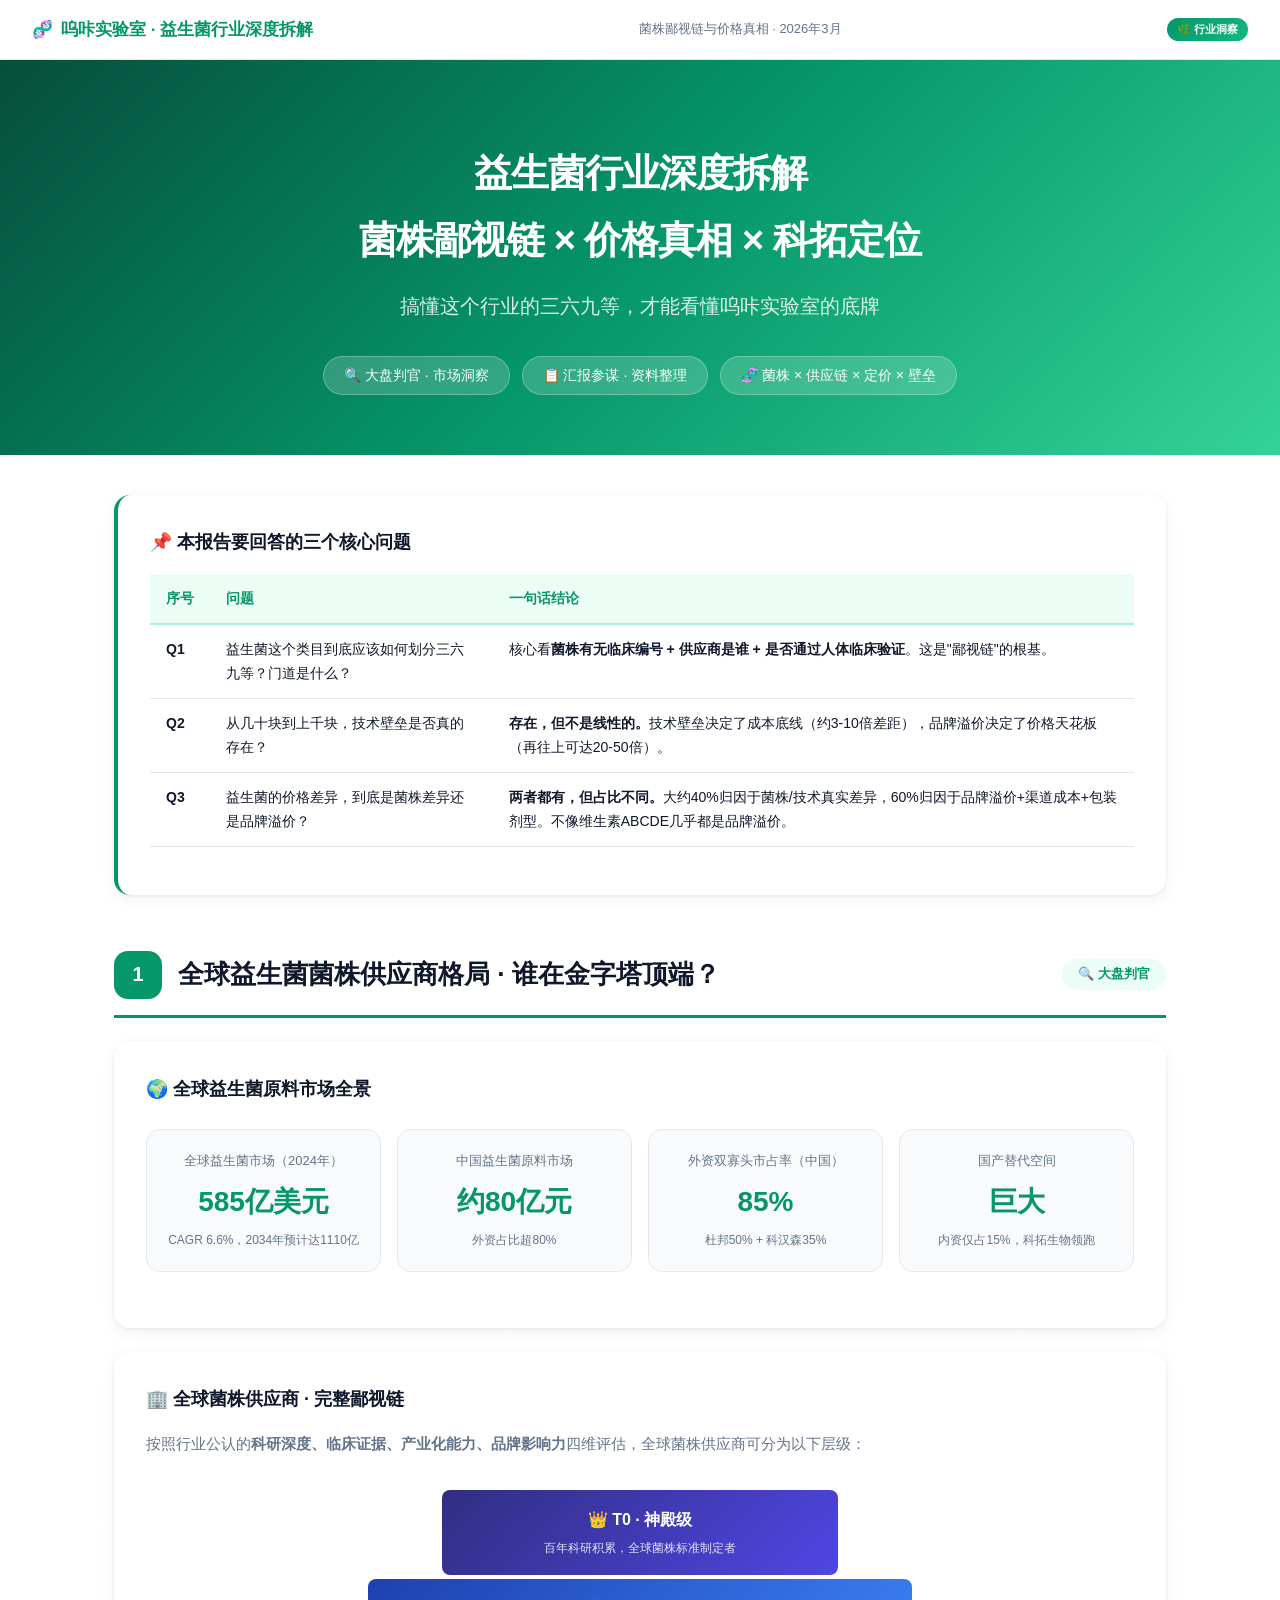
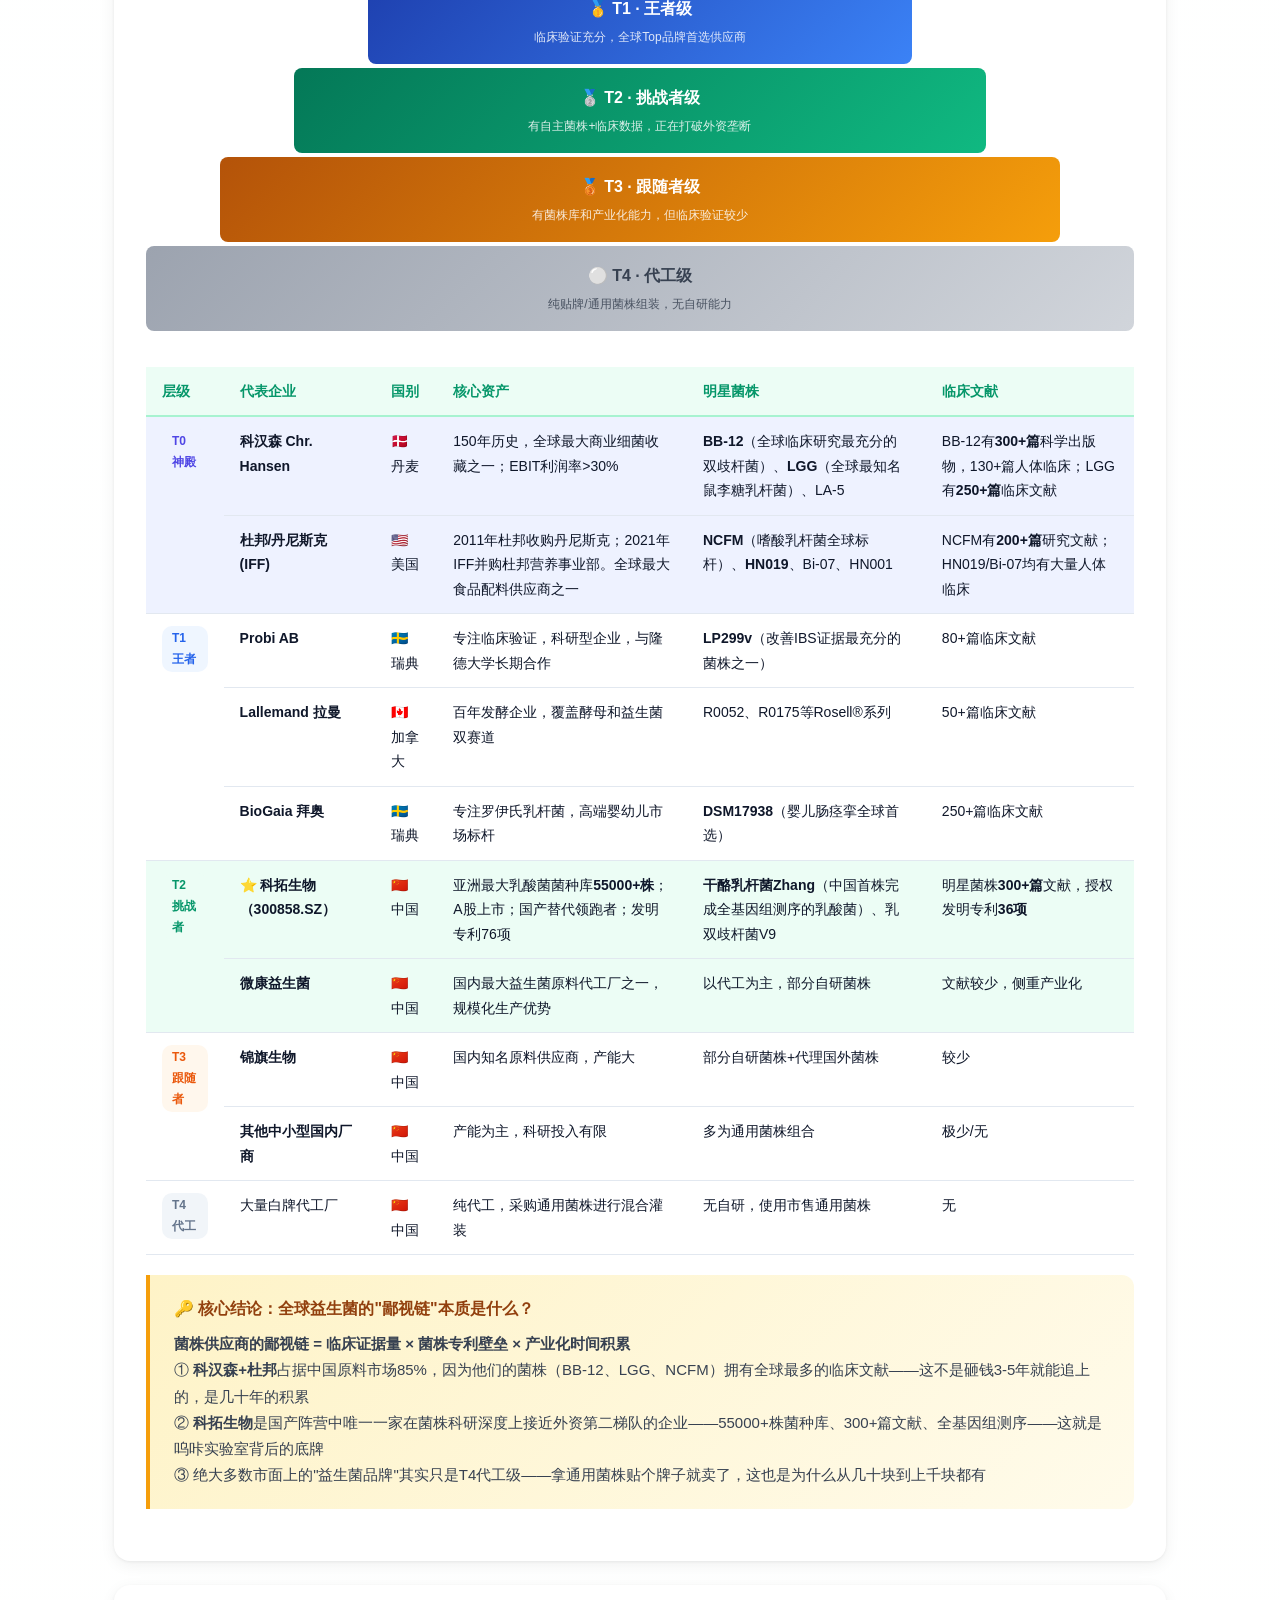
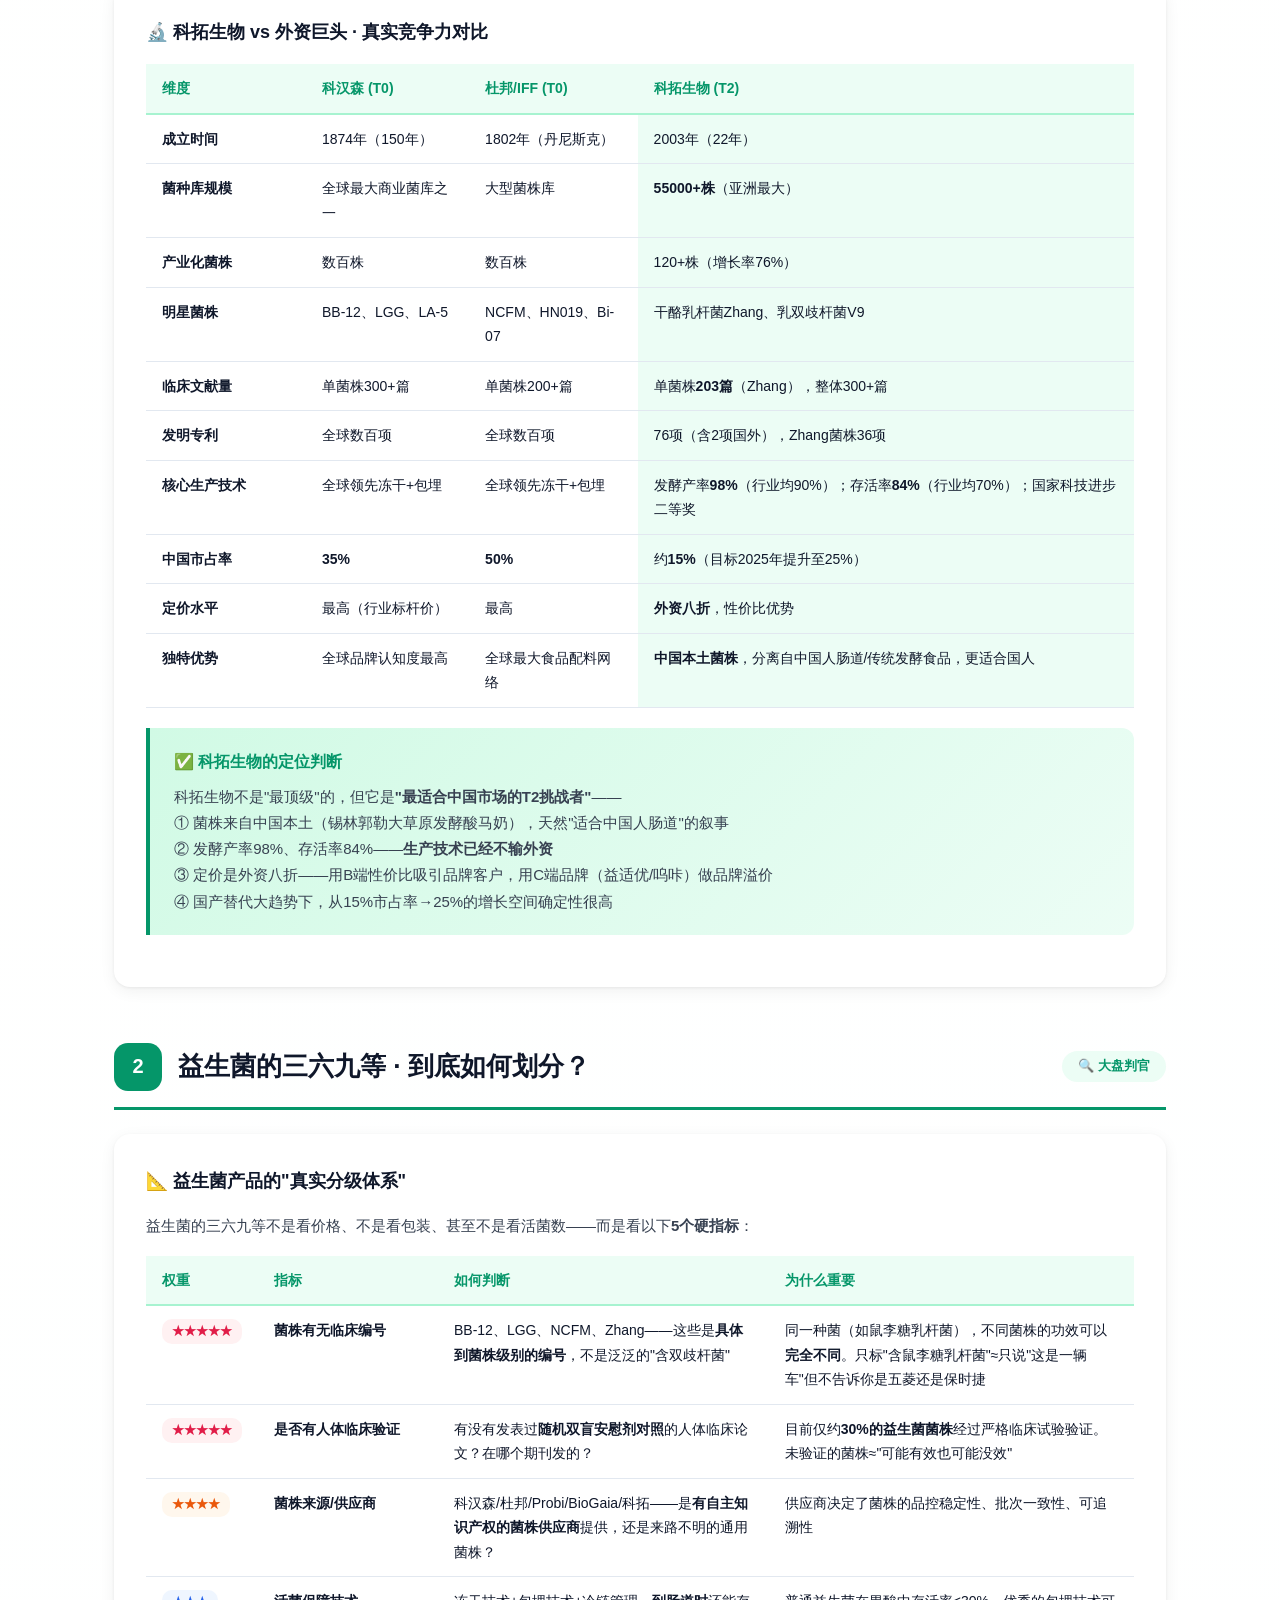
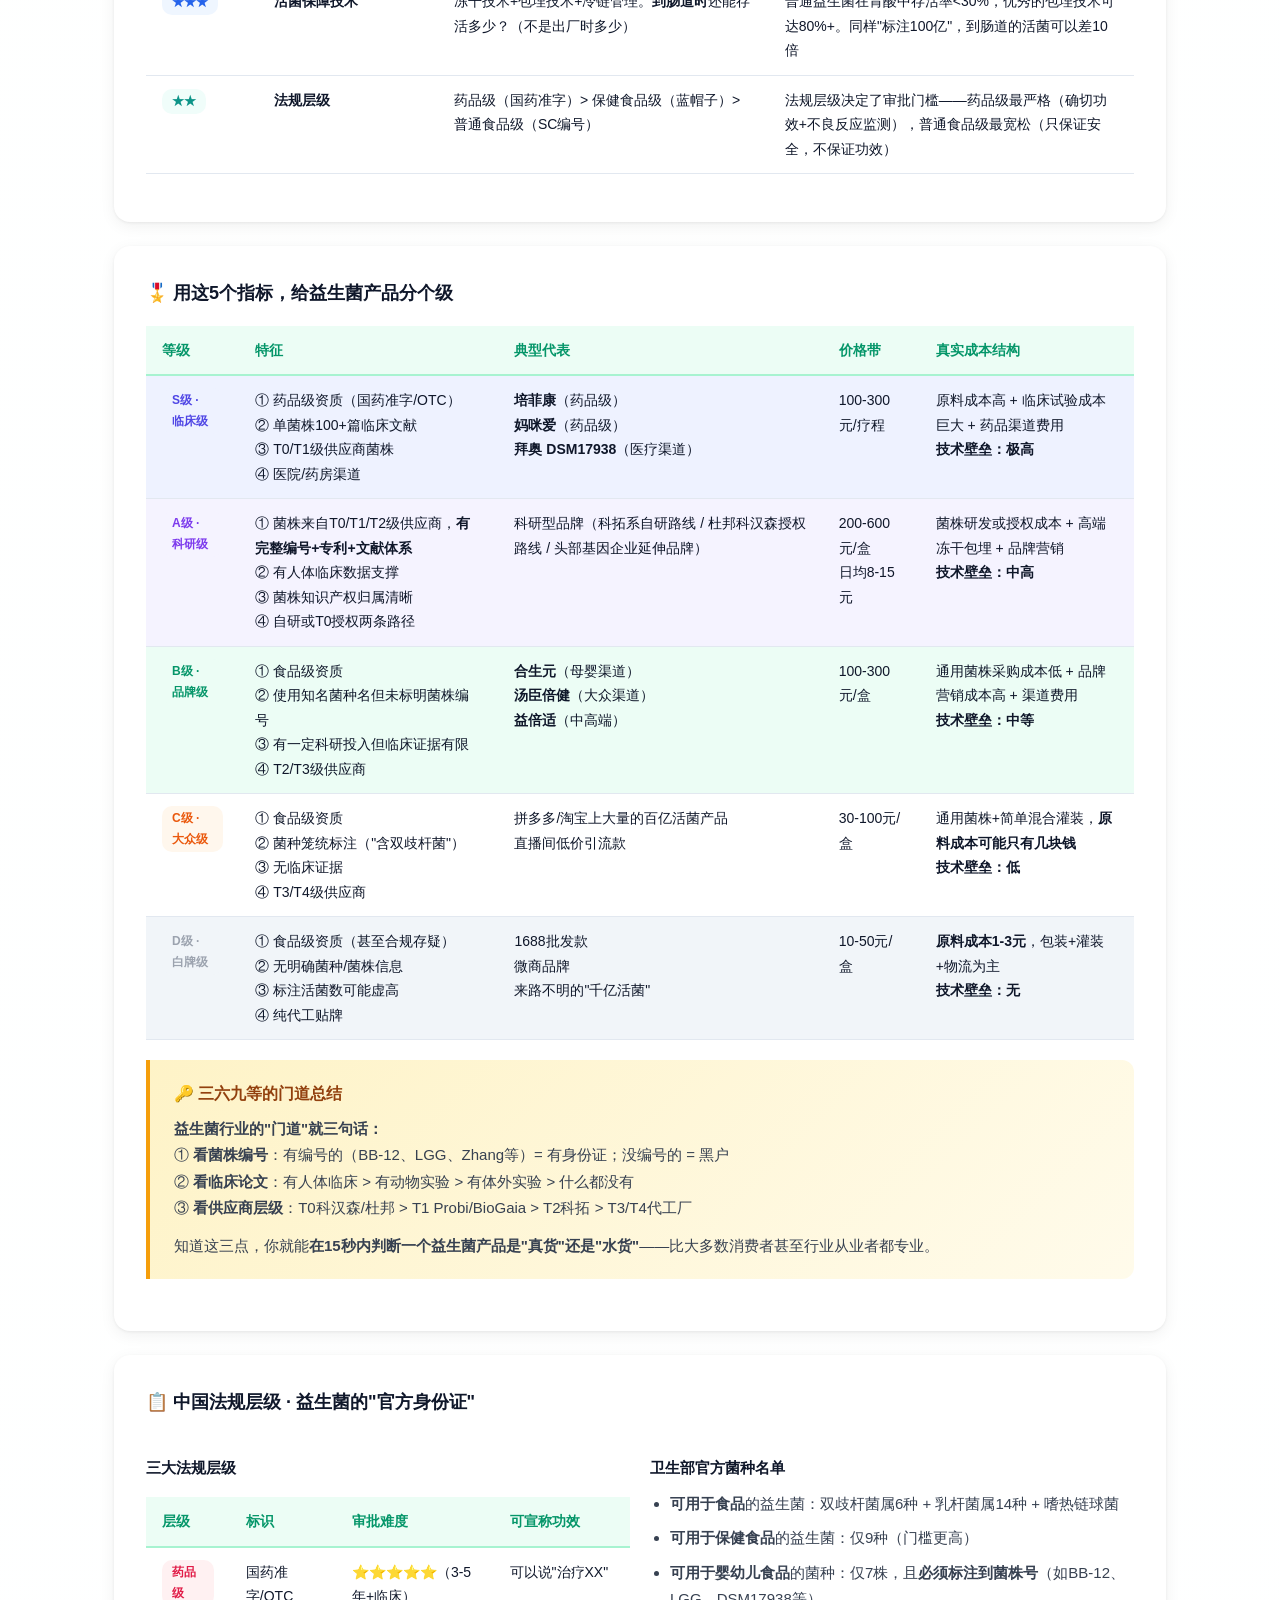
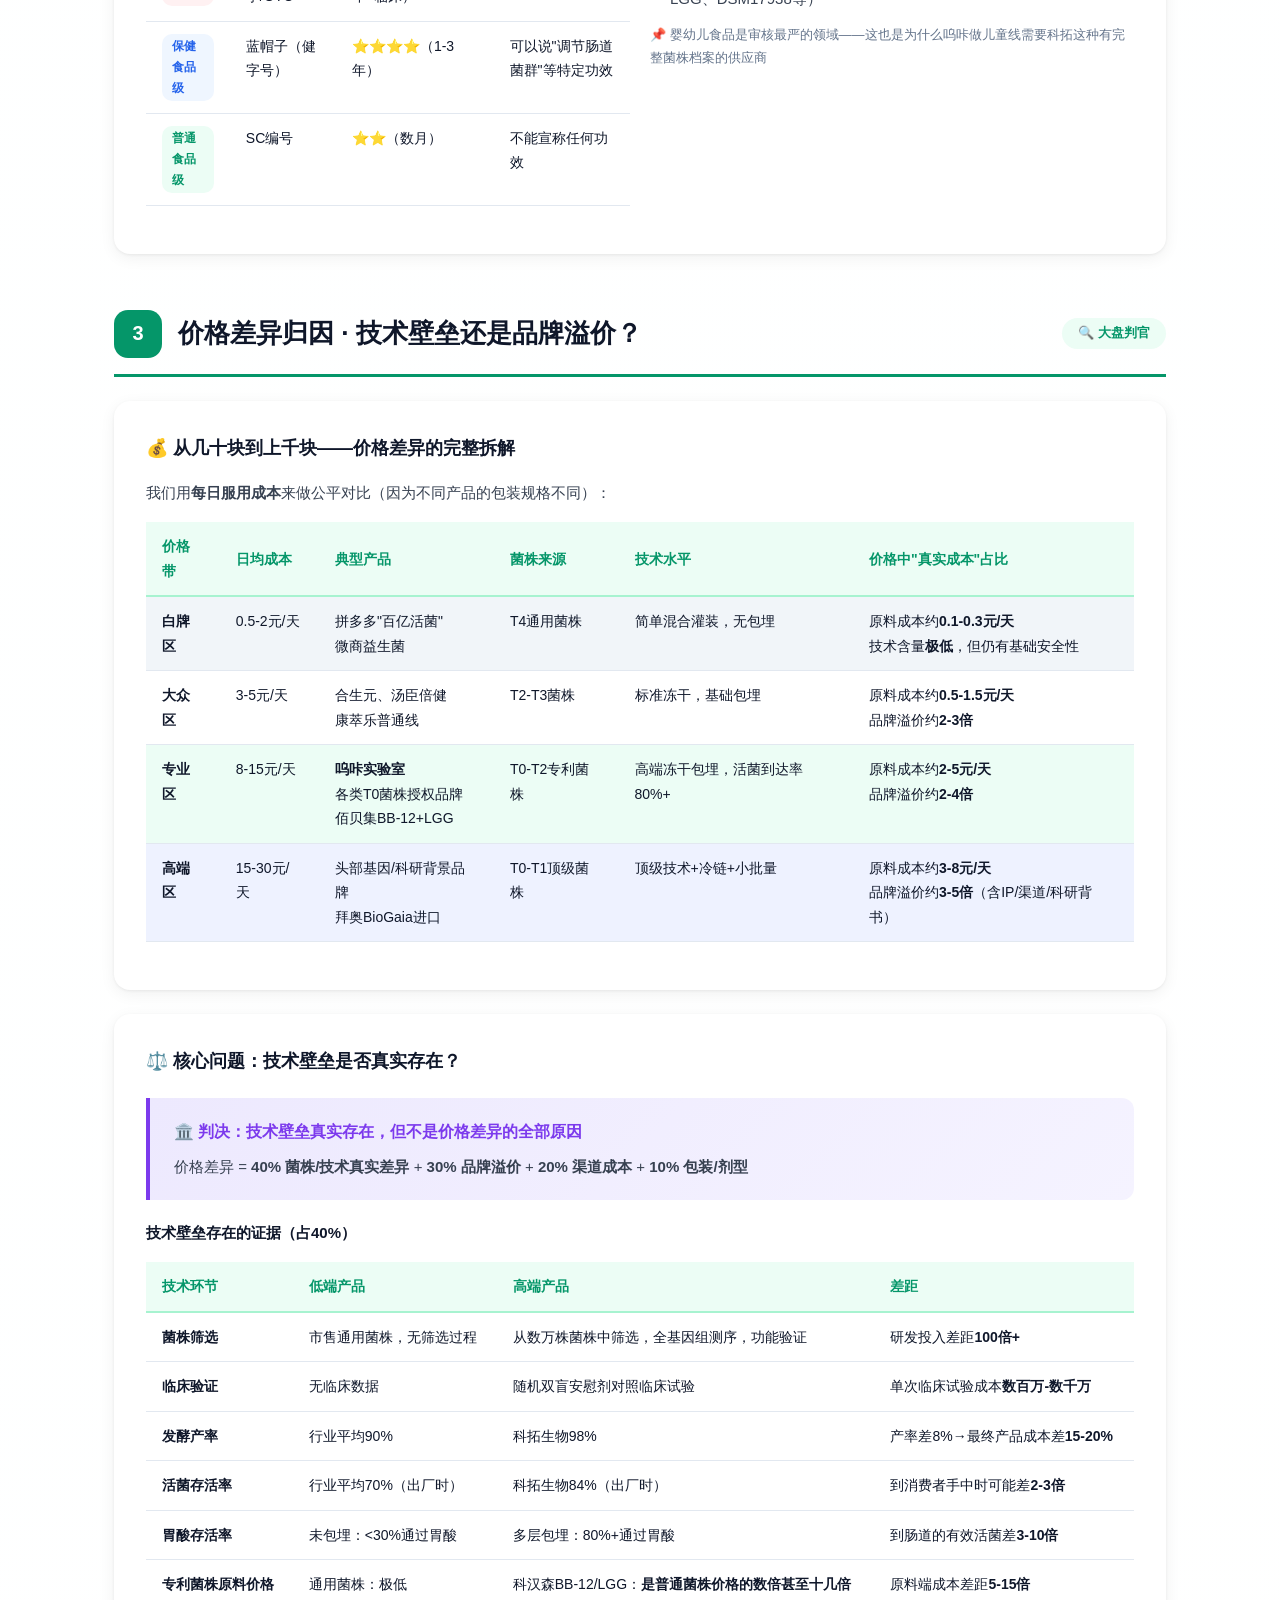
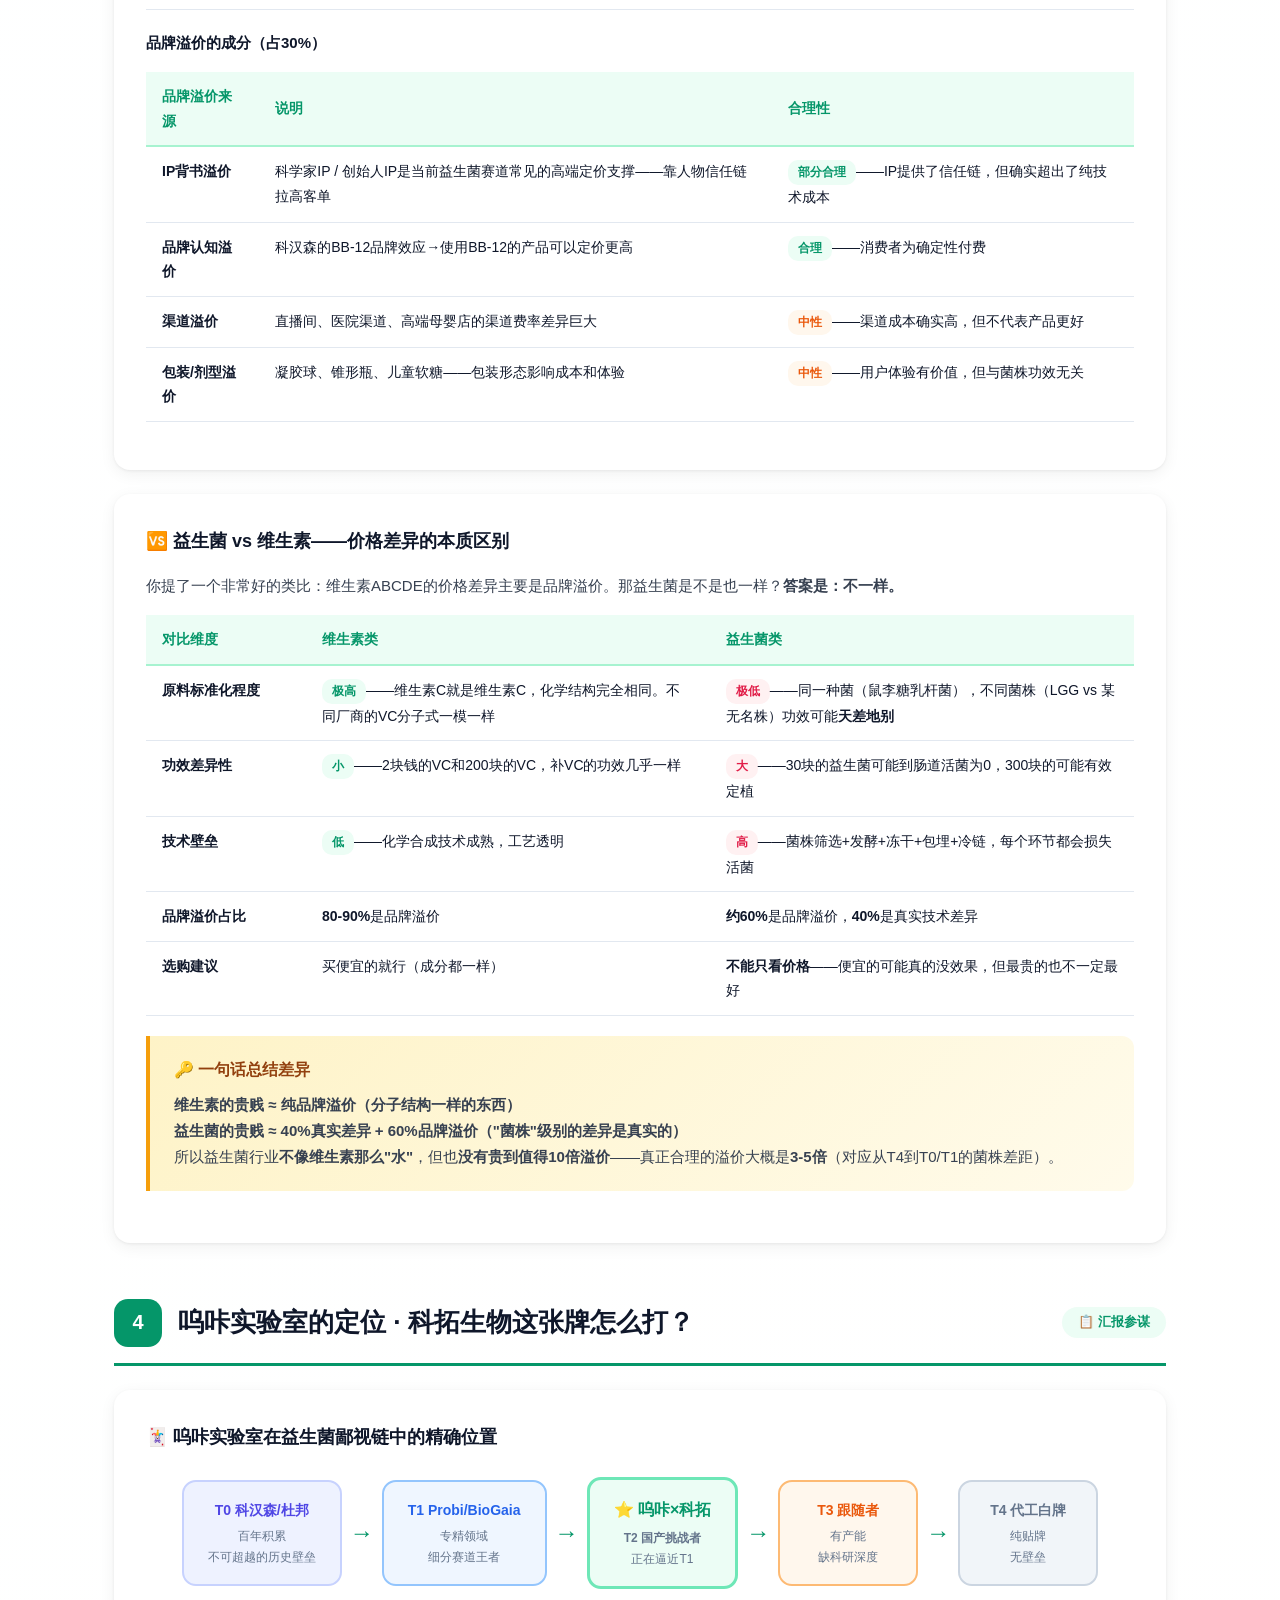
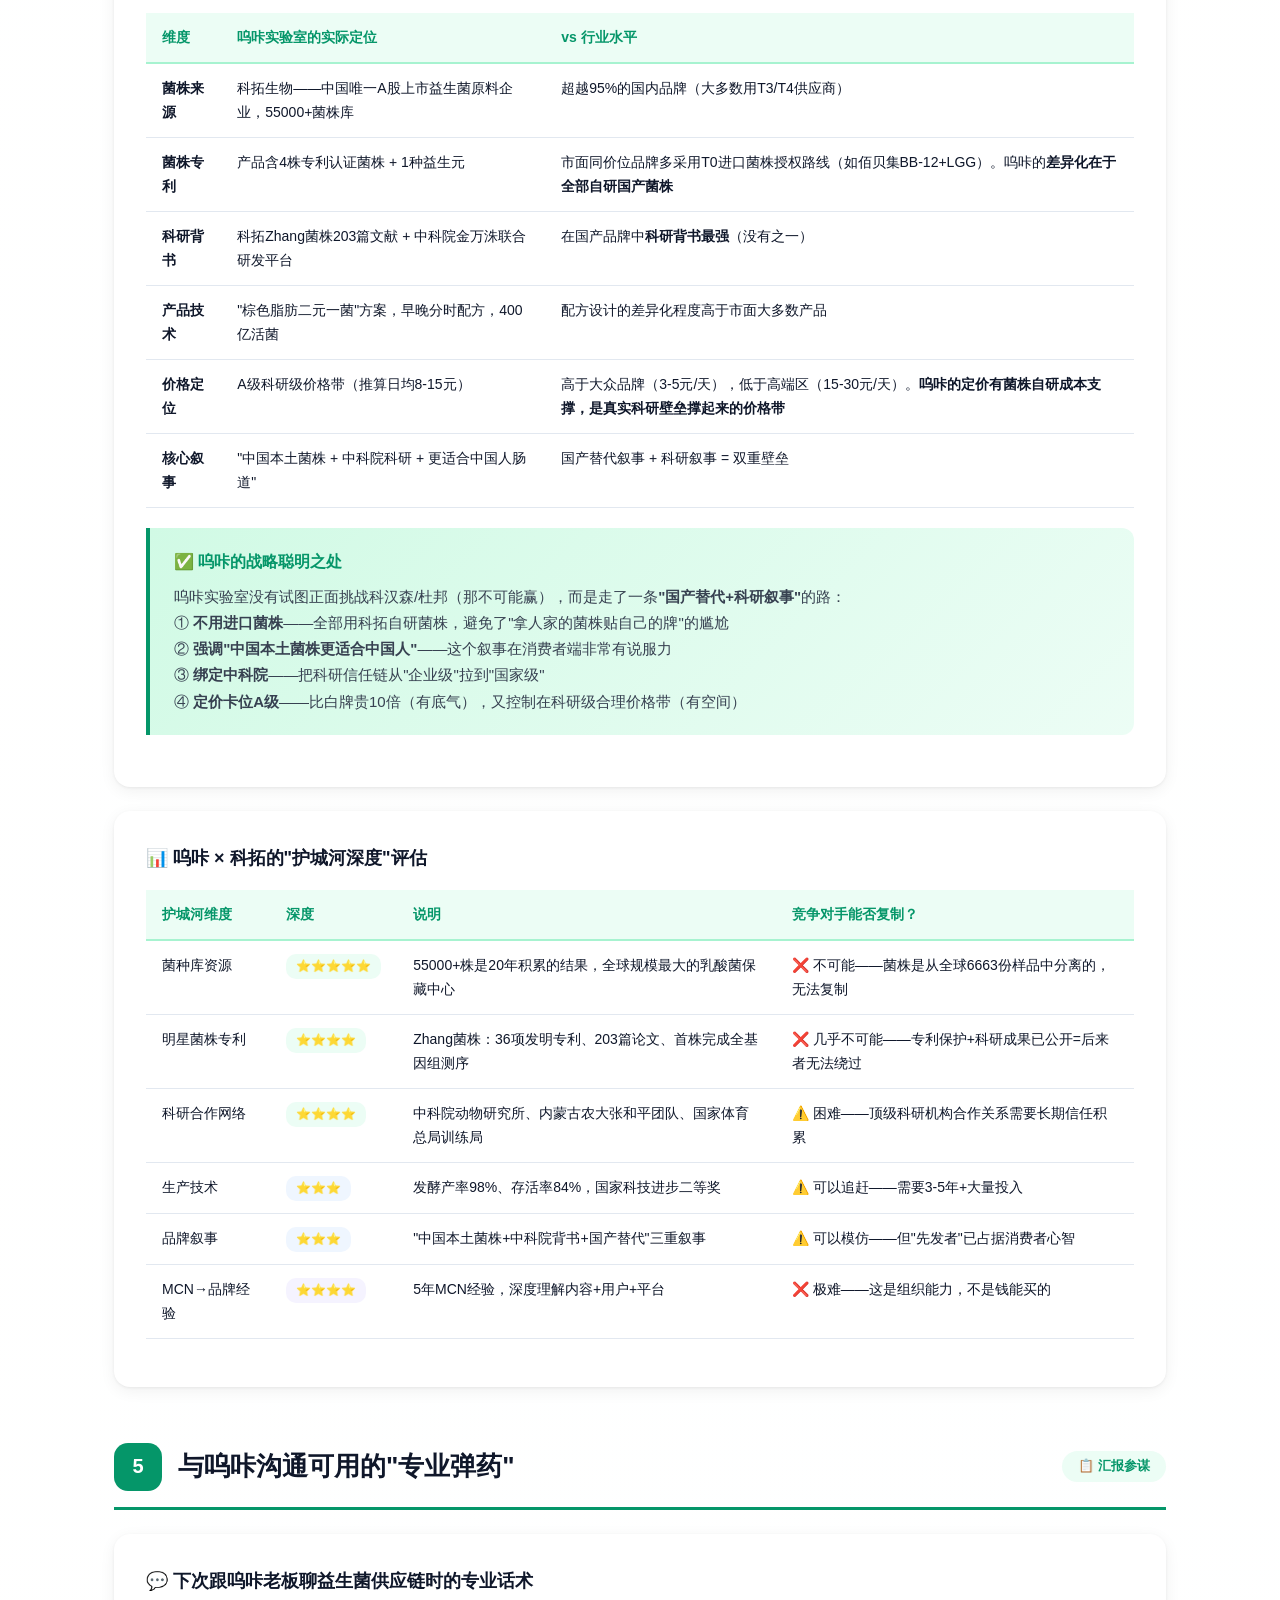
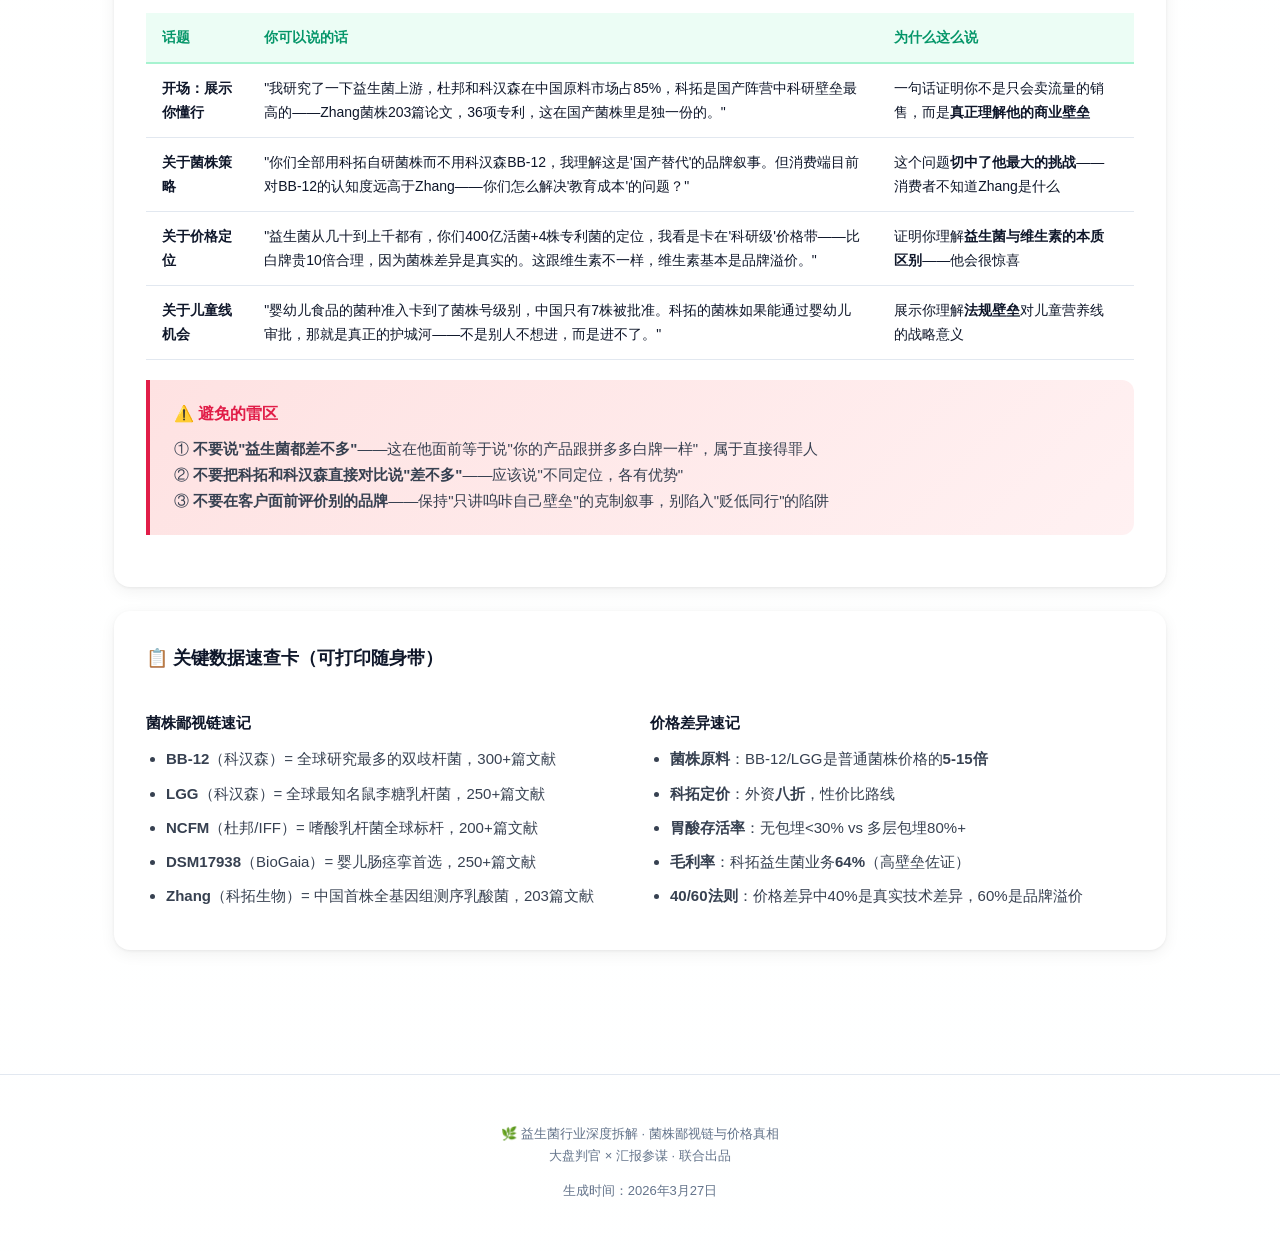
<file: docs/【脱敏】益生菌行业深度拆解-菌株鄙视链与价格真相.html>
<!DOCTYPE html>
<html lang="zh-CN">
<head>
<meta charset="UTF-8">
<meta name="viewport" content="width=device-width, initial-scale=1.0">
<title>益生菌行业深度拆解 · 菌株鄙视链与价格真相</title>
<style>
  :root {
    --primary: #059669;
    --primary-light: #ecfdf5;
    --accent: #f59e0b;
    --accent-light: #fffbeb;
    --dark: #0f172a;
    --gray: #64748b;
    --light-gray: #f8fafc;
    --border: #e2e8f0;
    --green: #059669;
    --green-light: #ecfdf5;
    --purple: #7c3aed;
    --purple-light: #f5f3ff;
    --rose: #e11d48;
    --rose-light: #fff1f2;
    --orange: #ea580c;
    --orange-light: #fff7ed;
    --blue: #2563eb;
    --blue-light: #eff6ff;
    --teal: #0d9488;
    --teal-light: #f0fdfa;
    --indigo: #4f46e5;
    --indigo-light: #eef2ff;
    --shadow: 0 1px 3px rgba(0,0,0,.06), 0 4px 16px rgba(0,0,0,.06);
    --radius: 16px;
  }
  * { margin:0; padding:0; box-sizing:border-box; }
  body {
    font-family: -apple-system, BlinkMacSystemFont, "Segoe UI", "PingFang SC", "Hiragino Sans GB", "Microsoft YaHei", sans-serif;
    background: linear-gradient(135deg, #ecfdf508, #f0fdfa08);
    color: var(--dark);
    line-height: 1.75;
    -webkit-font-smoothing: antialiased;
  }

  .top-bar {
    position: fixed; top:0; left:0; right:0; z-index:100;
    background: rgba(255,255,255,.92);
    backdrop-filter: blur(20px);
    border-bottom: 1px solid var(--border);
    display: flex; align-items: center; justify-content: space-between;
    padding: 0 32px; height: 60px;
  }
  .top-bar .logo { font-size: 17px; font-weight: 700; display: flex; align-items: center; gap: 8px; }
  .top-bar .logo .brand { color: var(--primary); }
  .top-bar .meta { font-size: 13px; color: var(--gray); }
  .top-bar .badge {
    background: linear-gradient(135deg, #ef4444, #dc2626);
    color: #fff; font-size: 11px; padding: 2px 10px; border-radius: 12px; font-weight: 600;
  }

  .hero {
    margin-top: 60px;
    background: linear-gradient(135deg, #064e3b, #059669, #34d399);
    color: #fff;
    padding: 80px 32px 60px;
    text-align: center;
  }
  .hero h1 { font-size: 38px; font-weight: 900; letter-spacing: -1px; margin-bottom: 16px; }
  .hero .subtitle { font-size: 20px; opacity: .85; margin-bottom: 32px; }
  .hero .tag-row { display: flex; justify-content: center; gap: 12px; flex-wrap: wrap; }
  .hero .tag {
    background: rgba(255,255,255,.18); border: 1px solid rgba(255,255,255,.25);
    padding: 6px 20px; border-radius: 30px; font-size: 14px; backdrop-filter: blur(8px);
  }

  .container { max-width: 1100px; margin: 0 auto; padding: 40px 24px; }

  .section-header {
    display: flex; align-items: center; gap: 16px;
    margin: 56px 0 24px; padding-bottom: 16px;
    border-bottom: 3px solid var(--primary);
  }
  .section-header .num {
    background: var(--primary); color:#fff;
    width: 48px; height: 48px; border-radius: 14px;
    display: flex; align-items: center; justify-content: center;
    font-size: 20px; font-weight: 900; flex-shrink: 0;
  }
  .section-header h2 { font-size: 26px; font-weight: 800; }
  .section-header .role {
    margin-left: auto;
    background: var(--primary-light); color: var(--primary);
    padding: 4px 16px; border-radius: 20px; font-size: 13px; font-weight: 600;
    white-space: nowrap;
  }

  .card {
    background: #fff; border-radius: var(--radius); box-shadow: var(--shadow);
    padding: 32px; margin-bottom: 24px;
  }
  .card h3 {
    font-size: 18px; font-weight: 700; margin-bottom: 16px;
    display: flex; align-items: center; gap: 8px;
  }
  .card h4 { font-size: 15px; font-weight: 700; margin: 20px 0 10px; color: var(--dark); }
  .card p, .card li { font-size: 15px; color: #374151; }
  .card ul { padding-left: 20px; }
  .card ul li { margin-bottom: 8px; }

  .stats-grid {
    display: grid; grid-template-columns: repeat(auto-fit, minmax(200px, 1fr));
    gap: 16px; margin: 24px 0;
  }
  .stat-card {
    background: var(--light-gray); border-radius: 14px; padding: 20px;
    text-align: center; border: 1px solid var(--border);
  }
  .stat-card .label { font-size: 13px; color: var(--gray); margin-bottom: 4px; }
  .stat-card .value { font-size: 28px; font-weight: 900; color: var(--primary); }
  .stat-card .note { font-size: 12px; color: var(--gray); margin-top: 4px; }

  table { width: 100%; border-collapse: collapse; margin: 16px 0; font-size: 14px; }
  th {
    background: var(--primary-light); color: var(--primary);
    padding: 12px 16px; text-align: left; font-weight: 700;
    border-bottom: 2px solid #a7f3d0;
  }
  td { padding: 12px 16px; border-bottom: 1px solid var(--border); vertical-align: top; }
  tr:hover td { background: #fafffe; }

  .tag-inline {
    display: inline-block; padding: 2px 10px; border-radius: 10px;
    font-size: 12px; font-weight: 600;
  }
  .tag-green { background: var(--green-light); color: var(--green); }
  .tag-rose { background: var(--rose-light); color: var(--rose); }
  .tag-blue { background: var(--blue-light); color: var(--blue); }
  .tag-purple { background: var(--purple-light); color: var(--purple); }
  .tag-orange { background: var(--orange-light); color: var(--orange); }
  .tag-teal { background: var(--teal-light); color: var(--teal); }
  .tag-indigo { background: var(--indigo-light); color: var(--indigo); }

  .insight-box {
    background: linear-gradient(135deg, #fef3c7, #fffbeb);
    border-left: 4px solid var(--accent);
    border-radius: 0 12px 12px 0;
    padding: 20px 24px; margin: 20px 0;
  }
  .insight-box .title { font-weight: 700; color: #92400e; margin-bottom: 8px; }

  .alert-box {
    background: linear-gradient(135deg, #fee2e2, #fff1f2);
    border-left: 4px solid var(--rose);
    border-radius: 0 12px 12px 0;
    padding: 20px 24px; margin: 20px 0;
  }
  .alert-box .title { font-weight: 700; color: var(--rose); margin-bottom: 8px; }

  .action-box {
    background: linear-gradient(135deg, #d1fae5, #ecfdf5);
    border-left: 4px solid var(--green);
    border-radius: 0 12px 12px 0;
    padding: 20px 24px; margin: 20px 0;
  }
  .action-box .title { font-weight: 700; color: var(--green); margin-bottom: 8px; }

  .verdict-box {
    background: linear-gradient(135deg, #ede9fe, #f5f3ff);
    border-left: 4px solid var(--purple);
    border-radius: 0 12px 12px 0;
    padding: 20px 24px; margin: 20px 0;
  }
  .verdict-box .title { font-weight: 700; color: var(--purple); margin-bottom: 8px; }

  .pyramid {
    display: flex; flex-direction: column; align-items: center; gap: 0;
    margin: 32px 0;
  }
  .pyramid-level {
    padding: 16px 24px; text-align: center; color: #fff; font-weight: 700;
    border-radius: 8px; margin-bottom: 4px;
  }
  .pyramid-level .level-title { font-size: 16px; }
  .pyramid-level .level-desc { font-size: 12px; opacity: .85; margin-top: 4px; font-weight: 400; }

  .two-col { display: grid; grid-template-columns: 1fr 1fr; gap: 20px; }
  @media (max-width: 768px) {
    .two-col { grid-template-columns: 1fr; }
    .hero h1 { font-size: 28px; }
    .stats-grid { grid-template-columns: repeat(2, 1fr); }
  }

  .flow-row {
    display: flex; align-items: center; gap: 0; flex-wrap: wrap;
    justify-content: center; margin: 24px 0;
  }
  .flow-step {
    background: var(--primary-light); border: 2px solid #a7f3d0;
    border-radius: 14px; padding: 16px 24px; text-align: center; min-width: 140px;
  }
  .flow-step .step-title { font-weight: 700; font-size: 14px; color: var(--primary); }
  .flow-step .step-desc { font-size: 12px; color: var(--gray); margin-top: 4px; }
  .flow-arrow { font-size: 24px; color: var(--primary); padding: 0 8px; display: flex; align-items: center; }

  .vs-table td:nth-child(1) { font-weight: 700; width: 140px; }
  .highlight-row { background: #ecfdf5 !important; }
  .highlight-row td { background: #ecfdf5 !important; }

  .footer {
    text-align: center; padding: 48px 24px;
    color: var(--gray); font-size: 13px;
    border-top: 1px solid var(--border); margin-top: 60px;
  }
</style>
</head>
<body>

<div class="top-bar">
  <div class="logo">
    <span>🧬</span>
    <span class="brand">呜咔实验室 · 益生菌行业深度拆解</span>
  </div>
  <div class="meta">菌株鄙视链与价格真相 · 2026年3月</div>
  <div class="badge" style="background:linear-gradient(135deg,#059669,#10b981);">🌿 行业洞察</div>
</div>

<div class="hero">
  <h1>益生菌行业深度拆解<br>菌株鄙视链 × 价格真相 × 科拓定位</h1>
  <p class="subtitle">搞懂这个行业的三六九等，才能看懂呜咔实验室的底牌</p>
  <div class="tag-row">
    <span class="tag">🔍 大盘判官 · 市场洞察</span>
    <span class="tag">📋 汇报参谋 · 资料整理</span>
    <span class="tag">🧬 菌株 × 供应链 × 定价 × 壁垒</span>
  </div>
</div>

<div class="container">

<!-- ======================== 导读 ======================== -->
<div class="card" style="border-left: 4px solid var(--primary);">
  <h3>📌 本报告要回答的三个核心问题</h3>
  <table>
    <tr><th style="width:60px;">序号</th><th>问题</th><th>一句话结论</th></tr>
    <tr>
      <td><strong>Q1</strong></td>
      <td>益生菌这个类目到底应该如何划分三六九等？门道是什么？</td>
      <td>核心看<strong>菌株有无临床编号 + 供应商是谁 + 是否通过人体临床验证</strong>。这是"鄙视链"的根基。</td>
    </tr>
    <tr>
      <td><strong>Q2</strong></td>
      <td>从几十块到上千块，技术壁垒是否真的存在？</td>
      <td><strong>存在，但不是线性的。</strong>技术壁垒决定了成本底线（约3-10倍差距），品牌溢价决定了价格天花板（再往上可达20-50倍）。</td>
    </tr>
    <tr>
      <td><strong>Q3</strong></td>
      <td>益生菌的价格差异，到底是菌株差异还是品牌溢价？</td>
      <td><strong>两者都有，但占比不同。</strong>大约40%归因于菌株/技术真实差异，60%归因于品牌溢价+渠道成本+包装剂型。不像维生素ABCDE几乎都是品牌溢价。</td>
    </tr>
  </table>
</div>


<!-- ======================== PART 1 ======================== -->
<div class="section-header">
  <div class="num">1</div>
  <h2>全球益生菌菌株供应商格局 · 谁在金字塔顶端？</h2>
  <span class="role">🔍 大盘判官</span>
</div>

<div class="card">
  <h3>🌍 全球益生菌原料市场全景</h3>
  <div class="stats-grid">
    <div class="stat-card">
      <div class="label">全球益生菌市场（2024年）</div>
      <div class="value">585亿美元</div>
      <div class="note">CAGR 6.6%，2034年预计达1110亿</div>
    </div>
    <div class="stat-card">
      <div class="label">中国益生菌原料市场</div>
      <div class="value">约80亿元</div>
      <div class="note">外资占比超80%</div>
    </div>
    <div class="stat-card">
      <div class="label">外资双寡头市占率（中国）</div>
      <div class="value">85%</div>
      <div class="note">杜邦50% + 科汉森35%</div>
    </div>
    <div class="stat-card">
      <div class="label">国产替代空间</div>
      <div class="value">巨大</div>
      <div class="note">内资仅占15%，科拓生物领跑</div>
    </div>
  </div>
</div>

<div class="card">
  <h3>🏢 全球菌株供应商 · 完整鄙视链</h3>
  <p style="margin-bottom:16px;color:var(--gray);">按照行业公认的<strong>科研深度、临床证据、产业化能力、品牌影响力</strong>四维评估，全球菌株供应商可分为以下层级：</p>

  <div class="pyramid">
    <div class="pyramid-level" style="background:linear-gradient(135deg,#312e81,#4f46e5);width:40%;">
      <div class="level-title">👑 T0 · 神殿级</div>
      <div class="level-desc">百年科研积累，全球菌株标准制定者</div>
    </div>
    <div class="pyramid-level" style="background:linear-gradient(135deg,#1e40af,#3b82f6);width:55%;">
      <div class="level-title">🥇 T1 · 王者级</div>
      <div class="level-desc">临床验证充分，全球Top品牌首选供应商</div>
    </div>
    <div class="pyramid-level" style="background:linear-gradient(135deg,#047857,#10b981);width:70%;">
      <div class="level-title">🥈 T2 · 挑战者级</div>
      <div class="level-desc">有自主菌株+临床数据，正在打破外资垄断</div>
    </div>
    <div class="pyramid-level" style="background:linear-gradient(135deg,#b45309,#f59e0b);width:85%;">
      <div class="level-title">🥉 T3 · 跟随者级</div>
      <div class="level-desc">有菌株库和产业化能力，但临床验证较少</div>
    </div>
    <div class="pyramid-level" style="background:linear-gradient(135deg,#9ca3af,#d1d5db);color:#374151;width:100%;">
      <div class="level-title">⚪ T4 · 代工级</div>
      <div class="level-desc">纯贴牌/通用菌株组装，无自研能力</div>
    </div>
  </div>

  <table>
    <tr>
      <th>层级</th><th>代表企业</th><th>国别</th><th>核心资产</th><th>明星菌株</th><th>临床文献</th>
    </tr>
    <tr style="background:#eef2ff;">
      <td rowspan="2"><span class="tag-inline tag-indigo">T0 神殿</span></td>
      <td><strong>科汉森 Chr. Hansen</strong></td>
      <td>🇩🇰 丹麦</td>
      <td>150年历史，全球最大商业细菌收藏之一；EBIT利润率>30%</td>
      <td><strong>BB-12</strong>（全球临床研究最充分的双歧杆菌）、<strong>LGG</strong>（全球最知名鼠李糖乳杆菌）、LA-5</td>
      <td>BB-12有<strong>300+篇</strong>科学出版物，130+篇人体临床；LGG有<strong>250+篇</strong>临床文献</td>
    </tr>
    <tr style="background:#eef2ff;">
      <td><strong>杜邦/丹尼斯克 (IFF)</strong></td>
      <td>🇺🇸 美国</td>
      <td>2011年杜邦收购丹尼斯克；2021年IFF并购杜邦营养事业部。全球最大食品配料供应商之一</td>
      <td><strong>NCFM</strong>（嗜酸乳杆菌全球标杆）、<strong>HN019</strong>、Bi-07、HN001</td>
      <td>NCFM有<strong>200+篇</strong>研究文献；HN019/Bi-07均有大量人体临床</td>
    </tr>
    <tr>
      <td rowspan="3"><span class="tag-inline tag-blue">T1 王者</span></td>
      <td><strong>Probi AB</strong></td>
      <td>🇸🇪 瑞典</td>
      <td>专注临床验证，科研型企业，与隆德大学长期合作</td>
      <td><strong>LP299v</strong>（改善IBS证据最充分的菌株之一）</td>
      <td>80+篇临床文献</td>
    </tr>
    <tr>
      <td><strong>Lallemand 拉曼</strong></td>
      <td>🇨🇦 加拿大</td>
      <td>百年发酵企业，覆盖酵母和益生菌双赛道</td>
      <td>R0052、R0175等Rosell®系列</td>
      <td>50+篇临床文献</td>
    </tr>
    <tr>
      <td><strong>BioGaia 拜奥</strong></td>
      <td>🇸🇪 瑞典</td>
      <td>专注罗伊氏乳杆菌，高端婴幼儿市场标杆</td>
      <td><strong>DSM17938</strong>（婴儿肠痉挛全球首选）</td>
      <td>250+篇临床文献</td>
    </tr>
    <tr style="background:#ecfdf5;">
      <td rowspan="2"><span class="tag-inline tag-green">T2 挑战者</span></td>
      <td><strong>⭐ 科拓生物（300858.SZ）</strong></td>
      <td>🇨🇳 中国</td>
      <td>亚洲最大乳酸菌菌种库<strong>55000+株</strong>；A股上市；国产替代领跑者；发明专利76项</td>
      <td><strong>干酪乳杆菌Zhang</strong>（中国首株完成全基因组测序的乳酸菌）、乳双歧杆菌V9</td>
      <td>明星菌株<strong>300+篇</strong>文献，授权发明专利<strong>36项</strong></td>
    </tr>
    <tr style="background:#ecfdf5;">
      <td><strong>微康益生菌</strong></td>
      <td>🇨🇳 中国</td>
      <td>国内最大益生菌原料代工厂之一，规模化生产优势</td>
      <td>以代工为主，部分自研菌株</td>
      <td>文献较少，侧重产业化</td>
    </tr>
    <tr>
      <td rowspan="2"><span class="tag-inline tag-orange">T3 跟随者</span></td>
      <td><strong>锦旗生物</strong></td>
      <td>🇨🇳 中国</td>
      <td>国内知名原料供应商，产能大</td>
      <td>部分自研菌株+代理国外菌株</td>
      <td>较少</td>
    </tr>
    <tr>
      <td><strong>其他中小型国内厂商</strong></td>
      <td>🇨🇳 中国</td>
      <td>产能为主，科研投入有限</td>
      <td>多为通用菌株组合</td>
      <td>极少/无</td>
    </tr>
    <tr>
      <td><span class="tag-inline" style="background:#f1f5f9;color:#64748b;">T4 代工</span></td>
      <td>大量白牌代工厂</td>
      <td>🇨🇳 中国</td>
      <td>纯代工，采购通用菌株进行混合灌装</td>
      <td>无自研，使用市售通用菌株</td>
      <td>无</td>
    </tr>
  </table>

  <div class="insight-box">
    <div class="title">🔑 核心结论：全球益生菌的"鄙视链"本质是什么？</div>
    <p><strong>菌株供应商的鄙视链 = 临床证据量 × 菌株专利壁垒 × 产业化时间积累</strong></p>
    <p>① <strong>科汉森+杜邦</strong>占据中国原料市场85%，因为他们的菌株（BB-12、LGG、NCFM）拥有全球最多的临床文献——这不是砸钱3-5年就能追上的，是几十年的积累<br>
    ② <strong>科拓生物</strong>是国产阵营中唯一一家在菌株科研深度上接近外资第二梯队的企业——55000+株菌种库、300+篇文献、全基因组测序——这就是呜咔实验室背后的底牌<br>
    ③ 绝大多数市面上的"益生菌品牌"其实只是T4代工级——拿通用菌株贴个牌子就卖了，这也是为什么从几十块到上千块都有</p>
  </div>
</div>

<div class="card">
  <h3>🔬 科拓生物 vs 外资巨头 · 真实竞争力对比</h3>
  <table class="vs-table">
    <tr><th style="width:160px;">维度</th><th>科汉森 (T0)</th><th>杜邦/IFF (T0)</th><th style="background:#ecfdf5;"><strong>科拓生物 (T2)</strong></th></tr>
    <tr>
      <td>成立时间</td>
      <td>1874年（150年）</td>
      <td>1802年（丹尼斯克）</td>
      <td style="background:#ecfdf5;">2003年（22年）</td>
    </tr>
    <tr>
      <td>菌种库规模</td>
      <td>全球最大商业菌库之一</td>
      <td>大型菌株库</td>
      <td style="background:#ecfdf5;"><strong>55000+株</strong>（亚洲最大）</td>
    </tr>
    <tr>
      <td>产业化菌株</td>
      <td>数百株</td>
      <td>数百株</td>
      <td style="background:#ecfdf5;">120+株（增长率76%）</td>
    </tr>
    <tr>
      <td>明星菌株</td>
      <td>BB-12、LGG、LA-5</td>
      <td>NCFM、HN019、Bi-07</td>
      <td style="background:#ecfdf5;">干酪乳杆菌Zhang、乳双歧杆菌V9</td>
    </tr>
    <tr>
      <td>临床文献量</td>
      <td>单菌株300+篇</td>
      <td>单菌株200+篇</td>
      <td style="background:#ecfdf5;">单菌株<strong>203篇</strong>（Zhang），整体300+篇</td>
    </tr>
    <tr>
      <td>发明专利</td>
      <td>全球数百项</td>
      <td>全球数百项</td>
      <td style="background:#ecfdf5;">76项（含2项国外），Zhang菌株36项</td>
    </tr>
    <tr>
      <td>核心生产技术</td>
      <td>全球领先冻干+包埋</td>
      <td>全球领先冻干+包埋</td>
      <td style="background:#ecfdf5;">发酵产率<strong>98%</strong>（行业均90%）；存活率<strong>84%</strong>（行业均70%）；国家科技进步二等奖</td>
    </tr>
    <tr>
      <td>中国市占率</td>
      <td><strong>35%</strong></td>
      <td><strong>50%</strong></td>
      <td style="background:#ecfdf5;">约<strong>15%</strong>（目标2025年提升至25%）</td>
    </tr>
    <tr>
      <td>定价水平</td>
      <td>最高（行业标杆价）</td>
      <td>最高</td>
      <td style="background:#ecfdf5;"><strong>外资八折</strong>，性价比优势</td>
    </tr>
    <tr>
      <td>独特优势</td>
      <td>全球品牌认知度最高</td>
      <td>全球最大食品配料网络</td>
      <td style="background:#ecfdf5;"><strong>中国本土菌株</strong>，分离自中国人肠道/传统发酵食品，更适合国人</td>
    </tr>
  </table>

  <div class="action-box">
    <div class="title">✅ 科拓生物的定位判断</div>
    <p>科拓生物不是"最顶级"的，但它是<strong>"最适合中国市场的T2挑战者"</strong>——</p>
    <p>① 菌株来自中国本土（锡林郭勒大草原发酵酸马奶），天然"适合中国人肠道"的叙事<br>
    ② 发酵产率98%、存活率84%——<strong>生产技术已经不输外资</strong><br>
    ③ 定价是外资八折——用B端性价比吸引品牌客户，用C端品牌（益适优/呜咔）做品牌溢价<br>
    ④ 国产替代大趋势下，从15%市占率→25%的增长空间确定性很高</p>
  </div>
</div>


<!-- ======================== PART 2 ======================== -->
<div class="section-header">
  <div class="num">2</div>
  <h2>益生菌的三六九等 · 到底如何划分？</h2>
  <span class="role">🔍 大盘判官</span>
</div>

<div class="card">
  <h3>📐 益生菌产品的"真实分级体系"</h3>
  <p style="margin-bottom:16px;">益生菌的三六九等不是看价格、不是看包装、甚至不是看活菌数——而是看以下<strong>5个硬指标</strong>：</p>

  <table>
    <tr><th style="width:60px;">权重</th><th style="width:180px;">指标</th><th>如何判断</th><th>为什么重要</th></tr>
    <tr>
      <td><span class="tag-inline tag-rose">★★★★★</span></td>
      <td><strong>菌株有无临床编号</strong></td>
      <td>BB-12、LGG、NCFM、Zhang——这些是<strong>具体到菌株级别的编号</strong>，不是泛泛的"含双歧杆菌"</td>
      <td>同一种菌（如鼠李糖乳杆菌），不同菌株的功效可以<strong>完全不同</strong>。只标"含鼠李糖乳杆菌"≈只说"这是一辆车"但不告诉你是五菱还是保时捷</td>
    </tr>
    <tr>
      <td><span class="tag-inline tag-rose">★★★★★</span></td>
      <td><strong>是否有人体临床验证</strong></td>
      <td>有没有发表过<strong>随机双盲安慰剂对照</strong>的人体临床论文？在哪个期刊发的？</td>
      <td>目前仅约<strong>30%的益生菌菌株</strong>经过严格临床试验验证。未验证的菌株≈"可能有效也可能没效"</td>
    </tr>
    <tr>
      <td><span class="tag-inline tag-orange">★★★★</span></td>
      <td><strong>菌株来源/供应商</strong></td>
      <td>科汉森/杜邦/Probi/BioGaia/科拓——是<strong>有自主知识产权的菌株供应商</strong>提供，还是来路不明的通用菌株？</td>
      <td>供应商决定了菌株的品控稳定性、批次一致性、可追溯性</td>
    </tr>
    <tr>
      <td><span class="tag-inline tag-blue">★★★</span></td>
      <td><strong>活菌保障技术</strong></td>
      <td>冻干技术+包埋技术+冷链管理。<strong>到肠道时</strong>还能存活多少？（不是出厂时多少）</td>
      <td>普通益生菌在胃酸中存活率<30%，优秀的包埋技术可达80%+。同样"标注100亿"，到肠道的活菌可以差10倍</td>
    </tr>
    <tr>
      <td><span class="tag-inline tag-teal">★★</span></td>
      <td><strong>法规层级</strong></td>
      <td>药品级（国药准字）> 保健食品级（蓝帽子）> 普通食品级（SC编号）</td>
      <td>法规层级决定了审批门槛——药品级最严格（确切功效+不良反应监测），普通食品级最宽松（只保证安全，不保证功效）</td>
    </tr>
  </table>
</div>

<div class="card">
  <h3>🎖️ 用这5个指标，给益生菌产品分个级</h3>
  <table>
    <tr>
      <th>等级</th><th>特征</th><th>典型代表</th><th>价格带</th><th>真实成本结构</th>
    </tr>
    <tr style="background:#eef2ff;">
      <td><span class="tag-inline tag-indigo">S级 · 临床级</span></td>
      <td>① 药品级资质（国药准字/OTC）<br>② 单菌株100+篇临床文献<br>③ T0/T1级供应商菌株<br>④ 医院/药房渠道</td>
      <td><strong>培菲康</strong>（药品级）<br><strong>妈咪爱</strong>（药品级）<br><strong>拜奥 DSM17938</strong>（医疗渠道）</td>
      <td>100-300元/疗程</td>
      <td>原料成本高 + 临床试验成本巨大 + 药品渠道费用<br><strong>技术壁垒：极高</strong></td>
    </tr>
    <tr style="background:#f5f3ff;">
      <td><span class="tag-inline tag-purple">A级 · 科研级</span></td>
      <td>① 菌株来自T0/T1/T2级供应商，<strong>有完整编号+专利+文献体系</strong><br>② 有人体临床数据支撑<br>③ 菌株知识产权归属清晰<br>④ 自研或T0授权两条路径</td>
      <td>科研型品牌（科拓系自研路线 / 杜邦科汉森授权路线 / 头部基因企业延伸品牌）</td>
      <td>200-600元/盒<br>日均8-15元</td>
      <td>菌株研发或授权成本 + 高端冻干包埋 + 品牌营销<br><strong>技术壁垒：中高</strong></td>
    </tr>
    <tr style="background:#ecfdf5;">
      <td><span class="tag-inline tag-green">B级 · 品牌级</span></td>
      <td>① 食品级资质<br>② 使用知名菌种名但未标明菌株编号<br>③ 有一定科研投入但临床证据有限<br>④ T2/T3级供应商</td>
      <td><strong>合生元</strong>（母婴渠道）<br><strong>汤臣倍健</strong>（大众渠道）<br><strong>益倍适</strong>（中高端）</td>
      <td>100-300元/盒</td>
      <td>通用菌株采购成本低 + 品牌营销成本高 + 渠道费用<br><strong>技术壁垒：中等</strong></td>
    </tr>
    <tr>
      <td><span class="tag-inline tag-orange">C级 · 大众级</span></td>
      <td>① 食品级资质<br>② 菌种笼统标注（"含双歧杆菌"）<br>③ 无临床证据<br>④ T3/T4级供应商</td>
      <td>拼多多/淘宝上大量的百亿活菌产品<br>直播间低价引流款</td>
      <td>30-100元/盒</td>
      <td>通用菌株+简单混合灌装，<strong>原料成本可能只有几块钱</strong><br><strong>技术壁垒：低</strong></td>
    </tr>
    <tr style="background:#f1f5f9;">
      <td><span class="tag-inline" style="background:#f1f5f9;color:#9ca3af;">D级 · 白牌级</span></td>
      <td>① 食品级资质（甚至合规存疑）<br>② 无明确菌种/菌株信息<br>③ 标注活菌数可能虚高<br>④ 纯代工贴牌</td>
      <td>1688批发款<br>微商品牌<br>来路不明的"千亿活菌"</td>
      <td>10-50元/盒</td>
      <td><strong>原料成本1-3元</strong>，包装+灌装+物流为主<br><strong>技术壁垒：无</strong></td>
    </tr>
  </table>

  <div class="insight-box">
    <div class="title">🔑 三六九等的门道总结</div>
    <p><strong>益生菌行业的"门道"就三句话：</strong></p>
    <p>① <strong>看菌株编号</strong>：有编号的（BB-12、LGG、Zhang等）= 有身份证；没编号的 = 黑户<br>
    ② <strong>看临床论文</strong>：有人体临床 > 有动物实验 > 有体外实验 > 什么都没有<br>
    ③ <strong>看供应商层级</strong>：T0科汉森/杜邦 > T1 Probi/BioGaia > T2科拓 > T3/T4代工厂</p>
    <p style="margin-top:12px;">知道这三点，你就能<strong>在15秒内判断一个益生菌产品是"真货"还是"水货"</strong>——比大多数消费者甚至行业从业者都专业。</p>
  </div>
</div>

<div class="card">
  <h3>📋 中国法规层级 · 益生菌的"官方身份证"</h3>
  <div class="two-col">
    <div>
      <h4>三大法规层级</h4>
      <table>
        <tr><th>层级</th><th>标识</th><th>审批难度</th><th>可宣称功效</th></tr>
        <tr>
          <td><span class="tag-inline tag-rose">药品级</span></td>
          <td>国药准字/OTC</td>
          <td>⭐⭐⭐⭐⭐（3-5年+临床）</td>
          <td>可以说"治疗XX"</td>
        </tr>
        <tr>
          <td><span class="tag-inline tag-blue">保健食品级</span></td>
          <td>蓝帽子（健字号）</td>
          <td>⭐⭐⭐⭐（1-3年）</td>
          <td>可以说"调节肠道菌群"等特定功效</td>
        </tr>
        <tr>
          <td><span class="tag-inline tag-green">普通食品级</span></td>
          <td>SC编号</td>
          <td>⭐⭐（数月）</td>
          <td>不能宣称任何功效</td>
        </tr>
      </table>
    </div>
    <div>
      <h4>卫生部官方菌种名单</h4>
      <ul>
        <li><strong>可用于食品</strong>的益生菌：双歧杆菌属6种 + 乳杆菌属14种 + 嗜热链球菌</li>
        <li><strong>可用于保健食品</strong>的益生菌：仅9种（门槛更高）</li>
        <li><strong>可用于婴幼儿食品</strong>的菌种：仅7株，且<strong>必须标注到菌株号</strong>（如BB-12、LGG、DSM17938等）</li>
      </ul>
      <p style="margin-top:12px;font-size:13px;color:var(--gray);">📌 婴幼儿食品是审核最严的领域——这也是为什么呜咔做儿童线需要科拓这种有完整菌株档案的供应商</p>
    </div>
  </div>
</div>


<!-- ======================== PART 3 ======================== -->
<div class="section-header">
  <div class="num">3</div>
  <h2>价格差异归因 · 技术壁垒还是品牌溢价？</h2>
  <span class="role">🔍 大盘判官</span>
</div>

<div class="card">
  <h3>💰 从几十块到上千块——价格差异的完整拆解</h3>
  <p style="margin-bottom:16px;">我们用<strong>每日服用成本</strong>来做公平对比（因为不同产品的包装规格不同）：</p>
  <table>
    <tr><th>价格带</th><th>日均成本</th><th>典型产品</th><th>菌株来源</th><th>技术水平</th><th>价格中"真实成本"占比</th></tr>
    <tr style="background:#f1f5f9;">
      <td><strong>白牌区</strong></td>
      <td>0.5-2元/天</td>
      <td>拼多多"百亿活菌"<br>微商益生菌</td>
      <td>T4通用菌株</td>
      <td>简单混合灌装，无包埋</td>
      <td>原料成本约<strong>0.1-0.3元/天</strong><br>技术含量<strong>极低</strong>，但仍有基础安全性</td>
    </tr>
    <tr>
      <td><strong>大众区</strong></td>
      <td>3-5元/天</td>
      <td>合生元、汤臣倍健<br>康萃乐普通线</td>
      <td>T2-T3菌株</td>
      <td>标准冻干，基础包埋</td>
      <td>原料成本约<strong>0.5-1.5元/天</strong><br>品牌溢价约<strong>2-3倍</strong></td>
    </tr>
    <tr style="background:#ecfdf5;">
      <td><strong>专业区</strong></td>
      <td>8-15元/天</td>
      <td><strong>呜咔实验室</strong><br>各类T0菌株授权品牌<br>佰贝集BB-12+LGG</td>
      <td>T0-T2专利菌株</td>
      <td>高端冻干包埋，活菌到达率80%+</td>
      <td>原料成本约<strong>2-5元/天</strong><br>品牌溢价约<strong>2-4倍</strong></td>
    </tr>
    <tr style="background:#eef2ff;">
      <td><strong>高端区</strong></td>
      <td>15-30元/天</td>
      <td>头部基因/科研背景品牌<br>拜奥BioGaia进口</td>
      <td>T0-T1顶级菌株</td>
      <td>顶级技术+冷链+小批量</td>
      <td>原料成本约<strong>3-8元/天</strong><br>品牌溢价约<strong>3-5倍</strong>（含IP/渠道/科研背书）</td>
    </tr>
  </table>
</div>

<div class="card">
  <h3>⚖️ 核心问题：技术壁垒是否真实存在？</h3>

  <div class="verdict-box">
    <div class="title">🏛️ 判决：技术壁垒<strong>真实存在</strong>，但不是价格差异的全部原因</div>
    <p>价格差异 = <strong>40% 菌株/技术真实差异</strong> + <strong>30% 品牌溢价</strong> + <strong>20% 渠道成本</strong> + <strong>10% 包装/剂型</strong></p>
  </div>

  <h4>技术壁垒存在的证据（占40%）</h4>
  <table>
    <tr><th>技术环节</th><th>低端产品</th><th>高端产品</th><th>差距</th></tr>
    <tr>
      <td><strong>菌株筛选</strong></td>
      <td>市售通用菌株，无筛选过程</td>
      <td>从数万株菌株中筛选，全基因组测序，功能验证</td>
      <td>研发投入差距<strong>100倍+</strong></td>
    </tr>
    <tr>
      <td><strong>临床验证</strong></td>
      <td>无临床数据</td>
      <td>随机双盲安慰剂对照临床试验</td>
      <td>单次临床试验成本<strong>数百万-数千万</strong></td>
    </tr>
    <tr>
      <td><strong>发酵产率</strong></td>
      <td>行业平均90%</td>
      <td>科拓生物98%</td>
      <td>产率差8%→最终产品成本差<strong>15-20%</strong></td>
    </tr>
    <tr>
      <td><strong>活菌存活率</strong></td>
      <td>行业平均70%（出厂时）</td>
      <td>科拓生物84%（出厂时）</td>
      <td>到消费者手中时可能差<strong>2-3倍</strong></td>
    </tr>
    <tr>
      <td><strong>胃酸存活率</strong></td>
      <td>未包埋：<30%通过胃酸</td>
      <td>多层包埋：80%+通过胃酸</td>
      <td>到肠道的有效活菌差<strong>3-10倍</strong></td>
    </tr>
    <tr>
      <td><strong>专利菌株原料价格</strong></td>
      <td>通用菌株：极低</td>
      <td>科汉森BB-12/LGG：<strong>是普通菌株价格的数倍甚至十几倍</strong></td>
      <td>原料端成本差距<strong>5-15倍</strong></td>
    </tr>
  </table>

  <h4>品牌溢价的成分（占30%）</h4>
  <table>
    <tr><th>品牌溢价来源</th><th>说明</th><th>合理性</th></tr>
    <tr>
      <td><strong>IP背书溢价</strong></td>
      <td>科学家IP / 创始人IP是当前益生菌赛道常见的高端定价支撑——靠人物信任链拉高客单</td>
      <td><span class="tag-inline tag-green">部分合理</span>——IP提供了信任链，但确实超出了纯技术成本</td>
    </tr>
    <tr>
      <td><strong>品牌认知溢价</strong></td>
      <td>科汉森的BB-12品牌效应→使用BB-12的产品可以定价更高</td>
      <td><span class="tag-inline tag-green">合理</span>——消费者为确定性付费</td>
    </tr>
    <tr>
      <td><strong>渠道溢价</strong></td>
      <td>直播间、医院渠道、高端母婴店的渠道费率差异巨大</td>
      <td><span class="tag-inline tag-orange">中性</span>——渠道成本确实高，但不代表产品更好</td>
    </tr>
    <tr>
      <td><strong>包装/剂型溢价</strong></td>
      <td>凝胶球、锥形瓶、儿童软糖——包装形态影响成本和体验</td>
      <td><span class="tag-inline tag-orange">中性</span>——用户体验有价值，但与菌株功效无关</td>
    </tr>
  </table>
</div>

<div class="card">
  <h3>🆚 益生菌 vs 维生素——价格差异的本质区别</h3>
  <p style="margin-bottom:16px;">你提了一个非常好的类比：维生素ABCDE的价格差异主要是品牌溢价。那益生菌是不是也一样？<strong>答案是：不一样。</strong></p>

  <table>
    <tr><th style="width:160px;">对比维度</th><th>维生素类</th><th>益生菌类</th></tr>
    <tr>
      <td><strong>原料标准化程度</strong></td>
      <td><span class="tag-inline tag-green">极高</span>——维生素C就是维生素C，化学结构完全相同。不同厂商的VC分子式一模一样</td>
      <td><span class="tag-inline tag-rose">极低</span>——同一种菌（鼠李糖乳杆菌），不同菌株（LGG vs 某无名株）功效可能<strong>天差地别</strong></td>
    </tr>
    <tr>
      <td><strong>功效差异性</strong></td>
      <td><span class="tag-inline tag-green">小</span>——2块钱的VC和200块的VC，补VC的功效几乎一样</td>
      <td><span class="tag-inline tag-rose">大</span>——30块的益生菌可能到肠道活菌为0，300块的可能有效定植</td>
    </tr>
    <tr>
      <td><strong>技术壁垒</strong></td>
      <td><span class="tag-inline tag-green">低</span>——化学合成技术成熟，工艺透明</td>
      <td><span class="tag-inline tag-rose">高</span>——菌株筛选+发酵+冻干+包埋+冷链，每个环节都会损失活菌</td>
    </tr>
    <tr>
      <td><strong>品牌溢价占比</strong></td>
      <td><strong>80-90%</strong>是品牌溢价</td>
      <td><strong>约60%</strong>是品牌溢价，<strong>40%</strong>是真实技术差异</td>
    </tr>
    <tr>
      <td><strong>选购建议</strong></td>
      <td>买便宜的就行（成分都一样）</td>
      <td><strong>不能只看价格</strong>——便宜的可能真的没效果，但最贵的也不一定最好</td>
    </tr>
  </table>

  <div class="insight-box">
    <div class="title">🔑 一句话总结差异</div>
    <p><strong>维生素的贵贱 ≈ 纯品牌溢价（分子结构一样的东西）</strong><br>
    <strong>益生菌的贵贱 ≈ 40%真实差异 + 60%品牌溢价（"菌株"级别的差异是真实的）</strong></p>
    <p>所以益生菌行业<strong>不像维生素那么"水"</strong>，但也<strong>没有贵到值得10倍溢价</strong>——真正合理的溢价大概是<strong>3-5倍</strong>（对应从T4到T0/T1的菌株差距）。</p>
  </div>
</div>


<!-- ======================== PART 4 已脱敏移除（涉及具体客户竞争比较） ======================== -->


<!-- ======================== PART 4（原Part 6） ======================== -->
<div class="section-header">
  <div class="num">4</div>
  <h2>呜咔实验室的定位 · 科拓生物这张牌怎么打？</h2>
  <span class="role">📋 汇报参谋</span>
</div>

<div class="card">
  <h3>🃏 呜咔实验室在益生菌鄙视链中的精确位置</h3>

  <div class="flow-row">
    <div class="flow-step" style="background:#eef2ff;border-color:#c7d2fe;">
      <div class="step-title" style="color:#4f46e5;">T0 科汉森/杜邦</div>
      <div class="step-desc">百年积累<br>不可超越的历史壁垒</div>
    </div>
    <div class="flow-arrow">→</div>
    <div class="flow-step" style="background:#eff6ff;border-color:#93c5fd;">
      <div class="step-title" style="color:#2563eb;">T1 Probi/BioGaia</div>
      <div class="step-desc">专精领域<br>细分赛道王者</div>
    </div>
    <div class="flow-arrow">→</div>
    <div class="flow-step" style="background:#ecfdf5;border-color:#6ee7b7;border-width:3px;">
      <div class="step-title" style="color:#059669;font-size:16px;">⭐ 呜咔×科拓</div>
      <div class="step-desc"><strong>T2 国产挑战者</strong><br>正在逼近T1</div>
    </div>
    <div class="flow-arrow">→</div>
    <div class="flow-step" style="background:#fff7ed;border-color:#fdba74;">
      <div class="step-title" style="color:#ea580c;">T3 跟随者</div>
      <div class="step-desc">有产能<br>缺科研深度</div>
    </div>
    <div class="flow-arrow">→</div>
    <div class="flow-step" style="background:#f1f5f9;border-color:#cbd5e1;">
      <div class="step-title" style="color:#64748b;">T4 代工白牌</div>
      <div class="step-desc">纯贴牌<br>无壁垒</div>
    </div>
  </div>

  <table>
    <tr><th>维度</th><th>呜咔实验室的实际定位</th><th>vs 行业水平</th></tr>
    <tr>
      <td><strong>菌株来源</strong></td>
      <td>科拓生物——中国唯一A股上市益生菌原料企业，55000+菌株库</td>
      <td>超越95%的国内品牌（大多数用T3/T4供应商）</td>
    </tr>
    <tr>
      <td><strong>菌株专利</strong></td>
      <td>产品含4株专利认证菌株 + 1种益生元</td>
      <td>市面同价位品牌多采用T0进口菌株授权路线（如佰贝集BB-12+LGG）。呜咔的<strong>差异化在于全部自研国产菌株</strong></td>
    </tr>
    <tr>
      <td><strong>科研背书</strong></td>
      <td>科拓Zhang菌株203篇文献 + 中科院金万洙联合研发平台</td>
      <td>在国产品牌中<strong>科研背书最强</strong>（没有之一）</td>
    </tr>
    <tr>
      <td><strong>产品技术</strong></td>
      <td>"棕色脂肪二元一菌"方案，早晚分时配方，400亿活菌</td>
      <td>配方设计的差异化程度高于市面大多数产品</td>
    </tr>
    <tr>
      <td><strong>价格定位</strong></td>
      <td>A级科研级价格带（推算日均8-15元）</td>
      <td>高于大众品牌（3-5元/天），低于高端区（15-30元/天）。<strong>呜咔的定价有菌株自研成本支撑，是真实科研壁垒撑起来的价格带</strong></td>
    </tr>
    <tr>
      <td><strong>核心叙事</strong></td>
      <td>"中国本土菌株 + 中科院科研 + 更适合中国人肠道"</td>
      <td>国产替代叙事 + 科研叙事 = 双重壁垒</td>
    </tr>
  </table>

  <div class="action-box">
    <div class="title">✅ 呜咔的战略聪明之处</div>
    <p>呜咔实验室没有试图正面挑战科汉森/杜邦（那不可能赢），而是走了一条<strong>"国产替代+科研叙事"</strong>的路：</p>
    <p>① <strong>不用进口菌株</strong>——全部用科拓自研菌株，避免了"拿人家的菌株贴自己的牌"的尴尬<br>
    ② <strong>强调"中国本土菌株更适合中国人"</strong>——这个叙事在消费者端非常有说服力<br>
    ③ <strong>绑定中科院</strong>——把科研信任链从"企业级"拉到"国家级"<br>
    ④ <strong>定价卡位A级</strong>——比白牌贵10倍（有底气），又控制在科研级合理价格带（有空间）</p>
  </div>
</div>

<div class="card">
  <h3>📊 呜咔 × 科拓的"护城河深度"评估</h3>
  <table>
    <tr><th>护城河维度</th><th>深度</th><th>说明</th><th>竞争对手能否复制？</th></tr>
    <tr>
      <td>菌种库资源</td>
      <td><span class="tag-inline tag-green">⭐⭐⭐⭐⭐</span></td>
      <td>55000+株是20年积累的结果，全球规模最大的乳酸菌保藏中心</td>
      <td>❌ 不可能——菌株是从全球6663份样品中分离的，无法复制</td>
    </tr>
    <tr>
      <td>明星菌株专利</td>
      <td><span class="tag-inline tag-green">⭐⭐⭐⭐</span></td>
      <td>Zhang菌株：36项发明专利、203篇论文、首株完成全基因组测序</td>
      <td>❌ 几乎不可能——专利保护+科研成果已公开=后来者无法绕过</td>
    </tr>
    <tr>
      <td>科研合作网络</td>
      <td><span class="tag-inline tag-green">⭐⭐⭐⭐</span></td>
      <td>中科院动物研究所、内蒙古农大张和平团队、国家体育总局训练局</td>
      <td>⚠️ 困难——顶级科研机构合作关系需要长期信任积累</td>
    </tr>
    <tr>
      <td>生产技术</td>
      <td><span class="tag-inline tag-blue">⭐⭐⭐</span></td>
      <td>发酵产率98%、存活率84%，国家科技进步二等奖</td>
      <td>⚠️ 可以追赶——需要3-5年+大量投入</td>
    </tr>
    <tr>
      <td>品牌叙事</td>
      <td><span class="tag-inline tag-blue">⭐⭐⭐</span></td>
      <td>"中国本土菌株+中科院背书+国产替代"三重叙事</td>
      <td>⚠️ 可以模仿——但"先发者"已占据消费者心智</td>
    </tr>
    <tr>
      <td>MCN→品牌经验</td>
      <td><span class="tag-inline tag-purple">⭐⭐⭐⭐</span></td>
      <td>5年MCN经验，深度理解内容+用户+平台</td>
      <td>❌ 极难——这是组织能力，不是钱能买的</td>
    </tr>
  </table>
</div>


<!-- ======================== PART 5（原Part 7） ======================== -->
<div class="section-header">
  <div class="num">5</div>
  <h2>与呜咔沟通可用的"专业弹药"</h2>
  <span class="role">📋 汇报参谋</span>
</div>

<div class="card">
  <h3>💬 下次跟呜咔老板聊益生菌供应链时的专业话术</h3>
  <table>
    <tr><th>话题</th><th>你可以说的话</th><th>为什么这么说</th></tr>
    <tr>
      <td><strong>开场：展示你懂行</strong></td>
      <td>"我研究了一下益生菌上游，杜邦和科汉森在中国原料市场占85%，科拓是国产阵营中科研壁垒最高的——Zhang菌株203篇论文，36项专利，这在国产菌株里是独一份的。"</td>
      <td>一句话证明你不是只会卖流量的销售，而是<strong>真正理解他的商业壁垒</strong></td>
    </tr>
    <tr>
      <td><strong>关于菌株策略</strong></td>
      <td>"你们全部用科拓自研菌株而不用科汉森BB-12，我理解这是'国产替代'的品牌叙事。但消费端目前对BB-12的认知度远高于Zhang——你们怎么解决'教育成本'的问题？"</td>
      <td>这个问题<strong>切中了他最大的挑战</strong>——消费者不知道Zhang是什么</td>
    </tr>
    <tr>
      <td><strong>关于价格定位</strong></td>
      <td>"益生菌从几十到上千都有，你们400亿活菌+4株专利菌的定位，我看是卡在'科研级'价格带——比白牌贵10倍合理，因为菌株差异是真实的。这跟维生素不一样，维生素基本是品牌溢价。"</td>
      <td>证明你理解<strong>益生菌与维生素的本质区别</strong>——他会很惊喜</td>
    </tr>
    <tr>
      <td><strong>关于儿童线机会</strong></td>
      <td>"婴幼儿食品的菌种准入卡到了菌株号级别，中国只有7株被批准。科拓的菌株如果能通过婴幼儿审批，那就是真正的护城河——不是别人不想进，而是进不了。"</td>
      <td>展示你理解<strong>法规壁垒</strong>对儿童营养线的战略意义</td>
    </tr>
  </table>

  <div class="alert-box">
    <div class="title">⚠️ 避免的雷区</div>
    <p>① <strong>不要说"益生菌都差不多"</strong>——这在他面前等于说"你的产品跟拼多多白牌一样"，属于直接得罪人<br>
    ② <strong>不要把科拓和科汉森直接对比说"差不多"</strong>——应该说"不同定位，各有优势"<br>
    ③ <strong>不要在客户面前评价别的品牌</strong>——保持"只讲呜咔自己壁垒"的克制叙事，别陷入"贬低同行"的陷阱</p>
  </div>
</div>

<div class="card">
  <h3>📋 关键数据速查卡（可打印随身带）</h3>
  <div class="two-col">
    <div>
      <h4>菌株鄙视链速记</h4>
      <ul>
        <li><strong>BB-12</strong>（科汉森）= 全球研究最多的双歧杆菌，300+篇文献</li>
        <li><strong>LGG</strong>（科汉森）= 全球最知名鼠李糖乳杆菌，250+篇文献</li>
        <li><strong>NCFM</strong>（杜邦/IFF）= 嗜酸乳杆菌全球标杆，200+篇文献</li>
        <li><strong>DSM17938</strong>（BioGaia）= 婴儿肠痉挛首选，250+篇文献</li>
        <li><strong>Zhang</strong>（科拓生物）= 中国首株全基因组测序乳酸菌，203篇文献</li>
      </ul>
    </div>
    <div>
      <h4>价格差异速记</h4>
      <ul>
        <li><strong>菌株原料</strong>：BB-12/LGG是普通菌株价格的<strong>5-15倍</strong></li>
        <li><strong>科拓定价</strong>：外资<strong>八折</strong>，性价比路线</li>
        <li><strong>胃酸存活率</strong>：无包埋<30% vs 多层包埋80%+</li>
        <li><strong>毛利率</strong>：科拓益生菌业务<strong>64%</strong>（高壁垒佐证）</li>
        <li><strong>40/60法则</strong>：价格差异中40%是真实技术差异，60%是品牌溢价</li>
      </ul>
    </div>
  </div>
</div>

</div><!-- .container -->

<div class="footer">
  <p>🌿 益生菌行业深度拆解 · 菌株鄙视链与价格真相</p>
  <p>大盘判官 × 汇报参谋 · 联合出品</p>
  <p style="margin-top:12px;">生成时间：2026年3月27日</p>
</div>

</body>
</html>
</file>
<file: style.css>
/* ============ 基础 · 全站深色 + 暖金 ============ */
* { margin: 0; padding: 0; box-sizing: border-box; }

:root {
  /* 深色底色（统一全站） */
  --bg-1: #0f1320;          /* 最深 · 用于 hero / ending */
  --bg-2: #161b2c;          /* 标准深 · 主体 module */
  --bg-3: #1d2336;          /* 略浅 · 交替 module */
  --bg-card: #1f263a;       /* 卡片底 */
  --bg-card-2: #242b41;     /* 卡片高亮底 */

  /* 文字 */
  --text-1: #f4ede0;        /* 主文字（米白） */
  --text-2: #c8c1ae;        /* 次文字（暖灰） */
  --text-3: #8a8674;        /* 弱文字 */
  --text-4: #5a5648;        /* 极弱 */

  /* 金色系（点缀） */
  --gold: #d4a85a;          /* 主金 */
  --gold-2: #e8c479;        /* 亮金 */
  --gold-soft: rgba(212,168,90,0.12);
  --gold-line: rgba(212,168,90,0.35);

  /* 辅色（极少用，只用于"对比"色） */
  --warm: #c97a4a;          /* 暖橙（结果 / 强调） */
  --leaf: #7ba88a;          /* 茶绿（守门人专用） */

  /* 线条 */
  --line: rgba(255,255,255,0.08);
  --line-2: rgba(255,255,255,0.14);

  /* 全站统一中文字体（一处改全站改） */
  --font-zh: -apple-system, "PingFang SC", "Microsoft YaHei", "Helvetica Neue", Arial, sans-serif;
}

html { scroll-behavior: smooth; }

body {
  font-family: var(--font-zh);
  color: var(--text-1);
  background: var(--bg-2);
  line-height: 1.7;
  font-size: 16px;
}

/* ============ HERO ============ */
.hero {
  min-height: 60vh;
  background:
    radial-gradient(circle at 20% 30%, rgba(212,168,90,0.18) 0%, transparent 55%),
    radial-gradient(circle at 80% 70%, rgba(201,122,74,0.12) 0%, transparent 55%),
    linear-gradient(135deg, #0f1320 0%, #161b2c 60%, #0f1320 100%);
  color: var(--text-1);
  display: flex;
  align-items: center;
  justify-content: center;
  position: relative;
  padding: 40px 24px;
}
.hero-inner { position: relative; max-width: 900px; text-align: center; }
.hero-tag {
  display: inline-block;
  padding: 8px 20px;
  border: 1px solid var(--gold-line);
  border-radius: 999px;
  font-size: 13px;
  letter-spacing: 0.1em;
  color: var(--gold);
  margin-bottom: 40px;
}
.hero-title {
  font-size: clamp(36px, 6vw, 64px);
  font-weight: 800;
  line-height: 1.3;
  margin-bottom: 32px;
  letter-spacing: -0.01em;
}
.hl  { color: var(--gold); border-bottom: 4px solid var(--gold); padding-bottom: 4px; }
.hl-2 { color: var(--gold-2); }
.hl-warm { color: var(--warm); }

.hero-sub {
  font-size: clamp(18px, 2.4vw, 24px);
  color: var(--text-2);
  margin-bottom: 48px;
  line-height: 1.6;
}
.hero-sub strong { color: var(--text-1); font-weight: 600; }
.hero-meta {
  display: flex; justify-content: center; gap: 16px;
  font-size: 14px; color: var(--text-3);
  letter-spacing: 0.05em; flex-wrap: wrap;
}
.hero-scroll {
  position: absolute; bottom: 32px; left: 50%;
  transform: translateX(-50%);
  color: var(--gold);
  font-size: 14px;
  animation: bounce 2s infinite;
  letter-spacing: 0.2em;
}
@keyframes bounce {
  0%,100% { transform: translateX(-50%) translateY(0); }
  50%     { transform: translateX(-50%) translateY(8px); }
}

/* ============ TOC 导航（深色） ============ */
.toc {
  position: sticky; top: 0; z-index: 100;
  background: rgba(15,19,32,0.92);
  backdrop-filter: blur(10px);
  border-bottom: 1px solid var(--line);
  padding: 12px 24px;
  display: flex; gap: 8px; justify-content: center; flex-wrap: wrap;
  font-size: 13px;
}
.toc a {
  color: var(--text-2);
  text-decoration: none;
  padding: 6px 14px;
  border-radius: 6px;
  transition: all 0.2s;
  white-space: nowrap;
}
.toc a:hover { background: var(--gold); color: var(--bg-1); }

/* ============ 通用 module（全站深色） ============ */
.module {
  padding: 100px 24px;
  background: var(--bg-2);
  border-bottom: 1px solid var(--line);
}
.module.alt    { background: var(--bg-3); }
.module.deep   { background: var(--bg-1); }
.module.climax { background: var(--bg-1); position: relative; overflow: hidden; }
.module.climax::before {
  content: ""; position: absolute; inset: 0;
  background:
    radial-gradient(circle at 50% 0%, rgba(212,168,90,0.10) 0%, transparent 60%);
  pointer-events: none;
}
.module.ending { background: var(--bg-1); padding: 120px 24px; }

.module-inner { max-width: 1100px; margin: 0 auto; position: relative; }

.module-head { text-align: center; margin-bottom: 60px; }
.module-num {
  display: inline-block;
  font-family: var(--font-zh);
  font-size: 14px;
  color: var(--text-3);
  letter-spacing: 0.3em;
  margin-bottom: 16px;
}
.module-emoji { font-size: 48px; margin-bottom: 16px; }
.module-head h2 {
  font-size: clamp(28px, 4vw, 42px);
  font-weight: 800;
  margin-bottom: 16px;
  letter-spacing: -0.01em;
  color: var(--text-1);
}

/* "销售这个岗位 + AI —— 我把它跑成了三种站位" 主标题（放大版） */
.module-head h2.module-title-stance {
  font-size: clamp(34px, 5.4vw, 60px);
  font-weight: 800;
  line-height: 1.32;
  letter-spacing: 0.02em;
  margin-bottom: 8px;
}
.module-title-stance .stance-hl {
  color: var(--gold-2);
  font-weight: 900;
}
@media (max-width: 768px) {
  .module-head h2.module-title-stance { font-size: 28px; line-height: 1.35; }
}
.module-sub {
  font-size: 17px;
  color: var(--text-2);
  max-width: 760px;
  margin: 0 auto;
}
.module-note {
  text-align: center; margin-top: 60px;
  font-size: 16px; color: var(--text-2);
}
.muted { color: var(--text-3); font-size: 14px; }

.module-badge-top {
  display: inline-block;
  padding: 6px 18px;
  background: var(--gold);
  color: var(--bg-1);
  border-radius: 999px;
  font-size: 13px;
  font-weight: 700;
  letter-spacing: 0.1em;
  margin-bottom: 16px;
}

/* ============ 八双手网格 ============ */
.grid-8 {
  display: grid;
  grid-template-columns: repeat(4, 1fr);
  gap: 20px;
  margin-bottom: 40px;
}
.card-mini {
  background: var(--bg-card);
  border: 1px solid var(--line);
  border-radius: 14px;
  padding: 28px 20px;
  text-align: center;
  transition: all 0.3s;
  position: relative;
}
.card-mini:hover {
  transform: translateY(-4px);
  box-shadow: 0 12px 32px rgba(0,0,0,0.3);
  border-color: var(--gold-line);
}
/* 三双手高亮（八双手图里的金色三张） */
.card-mini.highlight {
  background: linear-gradient(180deg, rgba(212,168,90,0.18) 0%, var(--bg-card-2) 100%);
  border-color: var(--gold);
  border-width: 2px;
}
.card-mini.dim { opacity: 0.55; }
.card-badge {
  position: absolute;
  top: -10px; left: 50%;
  transform: translateX(-50%);
  background: var(--gold);
  color: var(--bg-1);
  font-size: 11px;
  padding: 3px 12px;
  border-radius: 999px;
  letter-spacing: 0.05em;
  white-space: nowrap;
  font-weight: 700;
}
.card-emoji { font-size: 36px; margin-bottom: 12px; }
.card-name {
  font-weight: 700; font-size: 17px; margin-bottom: 6px;
  color: var(--text-1);
}
.card-role { font-size: 13px; color: var(--text-2); }

/* ============ 大脑 + 8 只手 神经突触图 ============ */
.brain-hub {
  position: relative;
  width: 100%;
  max-width: 1100px;
  margin: 30px auto 30px;
  aspect-ratio: 1000 / 780;
  min-height: 680px;
}
.brain-svg {
  position: absolute;
  inset: 0;
  width: 100%;
  height: 100%;
  pointer-events: none;
  z-index: 1;
}
/* 中心大脑 */
.brain-core {
  position: absolute;
  top: 50%; left: 50%;
  transform: translate(-50%, -50%);
  width: 180px; height: 180px;
  display: flex;
  flex-direction: column;
  align-items: center;
  justify-content: center;
  z-index: 3;
  background: radial-gradient(circle at 50% 40%, rgba(212,168,90,0.25) 0%, rgba(212,168,90,0.05) 60%, transparent 100%);
  border-radius: 50%;
}
.brain-core-emoji {
  font-size: 64px;
  line-height: 1;
  filter: drop-shadow(0 0 18px rgba(212,168,90,0.55));
  animation: brainPulse 3.5s ease-in-out infinite;
}
.brain-core-label {
  font-size: 22px;
  font-weight: 800;
  color: var(--gold);
  margin-top: 6px;
  letter-spacing: 0.15em;
}
.brain-core-sub {
  font-size: 11px;
  color: var(--text-2);
  letter-spacing: 0.1em;
  margin-top: 2px;
}
.brain-core-ring {
  position: absolute;
  inset: 10px;
  border: 1.5px dashed rgba(212,168,90,0.45);
  border-radius: 50%;
  animation: ringSpin 28s linear infinite;
}
@keyframes brainPulse {
  0%, 100% { transform: scale(1); filter: drop-shadow(0 0 18px rgba(212,168,90,0.55)); }
  50% { transform: scale(1.05); filter: drop-shadow(0 0 28px rgba(212,168,90,0.8)); }
}
@keyframes ringSpin {
  to { transform: rotate(360deg); }
}

/* 角色节点（卡片容器） */
.role-node {
  position: absolute;
  z-index: 2;
  width: 200px;
  display: flex;
  flex-direction: column;
  align-items: center;
}
.role-node .hand-icon {
  font-size: 28px;
  line-height: 1;
  margin-bottom: 6px;
  filter: drop-shadow(0 2px 8px rgba(0,0,0,0.4));
  animation: handFloat 4s ease-in-out infinite;
}
.role-node:nth-child(odd) .hand-icon { animation-delay: -1.5s; }
.role-node:nth-child(even) .hand-icon { animation-delay: -3s; }
@keyframes handFloat {
  0%, 100% { transform: translateY(0); }
  50% { transform: translateY(-4px); }
}
.role-node .card-mini {
  width: 100%;
  padding: 18px 12px 14px;
  box-sizing: border-box;
}
.role-node .card-emoji { font-size: 28px; margin-bottom: 8px; }
.role-node .card-name { font-size: 15px; margin-bottom: 4px; }
.role-node .card-role { font-size: 12px; line-height: 1.4; }
.role-node .card-badge { font-size: 10px; padding: 2px 10px; top: -8px; }

/* 内圈三个聚光灯（靠近大脑） */
.role-node.inner .card-mini.highlight {
  box-shadow: 0 0 24px rgba(212,168,90,0.35);
}
/* ========== 同心双圆布局 ==========
   中心 = (50%, 50%)
   内圆半径 r1 ≈ 26%（聚光灯三个，120° 等分）
   外圆半径 r2 ≈ 42%（辅助五个，72° 等分）
   节点宽度 200px，用 margin 负值居中
*/
.role-node {
  margin-left: -100px;  /* 居中：宽度 200 / 2 */
}

/* 内圈 3 个 · 120° 等分 */
/* 军师（冲 OKR）在左 210°: x = 50% - 22.5%, y = 50% - 13% */
.pos-inner-tl { top: 37%; left: 27.5%; }
/* 守门人（守）在右 330°: x = 50% + 22.5%,  y = 50% - 13% */
.pos-inner-tr { top: 37%; left: 72.5%; }
/* 合伙人（谋·主场）在下 90°: x = 50%, y = 50% + 26% = 76% */
.pos-inner-b  { top: 76%; left: 50%; }

/* 外圈 5 个 · 72° 等分 */
/* 品牌共建师 -90° (顶部正中): x=50%, y=50% - 42% = 8% */
.pos-outer-t  { top: 8%;  left: 50%; }
/* 话术参谋 -18°: x = 50% + 42%*cos(-18°) = 50% + 40%, y = 50% + 42%*sin(-18°) = 50% - 13% */
.pos-outer-tr { top: 37%; left: 90%; }
/* 汇报参谋 54°: x = 50% + 42%*cos(54°) = 50% + 24.7%, y = 50% + 42%*sin(54°) = 50% + 34% */
.pos-outer-r  { top: 84%; left: 74.7%; }
/* 市场洞察 126°: x = 50% - 24.7%, y = 50% + 34% */
.pos-outer-l  { top: 84%; left: 25.3%; }
/* 资源协调 198°: x = 50% + 42%*cos(198°) = 50% - 40%, y = 50% - 13% */
.pos-outer-tl { top: 37%; left: 10%; }

.brain-hub-cap {
  text-align: center;
  font-size: 14px;
  color: var(--text-2);
  margin: 10px auto 40px;
  letter-spacing: 0.04em;
}
.brain-hub-cap strong {
  color: var(--gold);
  font-weight: 700;
}

/* 响应式：窄屏降级回原网格 */
@media (max-width: 900px) {
  .brain-hub {
    aspect-ratio: auto;
    min-height: auto;
    display: grid;
    grid-template-columns: repeat(2, 1fr);
    gap: 12px;
    padding: 0;
  }
  .brain-svg { display: none; }
  .brain-core {
    position: static;
    transform: none;
    width: 100%;
    height: 120px;
    grid-column: 1 / -1;
    background: linear-gradient(180deg, rgba(212,168,90,0.18) 0%, transparent 100%);
    border-radius: 14px;
    margin-bottom: 8px;
  }
  .brain-core-emoji { font-size: 44px; }
  .brain-core-label { font-size: 18px; }
  .brain-core-ring { display: none; }
  .role-node {
    position: static;
    transform: none !important;
    width: 100%;
    margin-left: 0 !important;
    top: auto !important; left: auto !important; right: auto !important; bottom: auto !important;
  }
  .role-node .hand-icon { display: none; }
}

/* CodeBuddy 截图占位 */
.screenshot-frame {
  margin: 50px auto 20px;
  max-width: 880px;
  background: var(--bg-card);
  border: 1px solid var(--line-2);
  border-radius: 14px;
  padding: 16px;
}
.screenshot-frame img {
  display: block;
  width: 100%;
  border-radius: 8px;
}
.screenshot-placeholder {
  border: 2px dashed var(--gold-line);
  border-radius: 8px;
  padding: 80px 24px;
  text-align: center;
  color: var(--text-3);
  background: rgba(212,168,90,0.04);
}
.screenshot-placeholder .ph-title {
  font-size: 18px; font-weight: 700; color: var(--gold);
  margin-bottom: 8px;
}
.screenshot-placeholder .ph-sub {
  font-size: 13px; color: var(--text-3);
  font-family: Menlo, Consolas, monospace;
}
.screenshot-cap {
  text-align: center;
  font-size: 13px;
  color: var(--text-3);
  margin-top: 14px;
  letter-spacing: 0.02em;
}

/* ============ 证据墙 · 工程底座（5 张真实截图） ============ */
.evidence-section {
  margin: 60px auto 30px;
  max-width: 1180px;
}
.evidence-section-title {
  text-align: center;
  margin-bottom: 36px;
}
.evidence-section-tag {
  display: inline-block;
  font-size: 12px;
  letter-spacing: 0.18em;
  color: var(--gold);
  background: var(--gold-soft);
  border: 1px solid var(--gold-line);
  padding: 5px 14px;
  border-radius: 999px;
  margin-bottom: 14px;
  font-weight: 600;
}
.evidence-section-title h3 {
  font-size: 26px;
  font-weight: 700;
  color: var(--text-1);
  margin-bottom: 10px;
  letter-spacing: 0.01em;
}
.evidence-section-title .evidence-section-sub {
  font-size: 14px;
  color: var(--text-3);
}

.evidence-row {
  display: grid;
  gap: 22px;
  margin-bottom: 18px;
}
.evidence-row-2 { grid-template-columns: 1fr 1fr; }
.evidence-row-3 { grid-template-columns: 1fr 1fr 1fr; }

.evidence-row-divider {
  text-align: center;
  margin: 30px 0 22px;
  color: var(--text-3);
  font-size: 13px;
  letter-spacing: 0.08em;
  position: relative;
}
.evidence-row-divider::before,
.evidence-row-divider::after {
  content: "";
  position: absolute;
  top: 50%;
  width: 28%;
  height: 1px;
  background: var(--line-2);
}
.evidence-row-divider::before { left: 8%; }
.evidence-row-divider::after  { right: 8%; }

.evidence-card {
  background: var(--bg-card);
  border: 1px solid var(--line);
  border-radius: 14px;
  padding: 18px 18px 16px;
  display: flex;
  flex-direction: column;
  transition: transform 0.25s ease, border-color 0.25s ease;
}
.evidence-card:hover {
  transform: translateY(-3px);
  border-color: var(--gold-line);
}
.evidence-card-gold { border-top: 3px solid var(--gold); }
.evidence-card-warm { border-top: 3px solid var(--warm); }
.evidence-card-leaf { border-top: 3px solid var(--leaf); }

.evidence-card-head {
  margin-bottom: 14px;
  min-height: 92px;
}
.evidence-num {
  display: inline-block;
  font-family: "SF Mono", Menlo, monospace;
  font-size: 12px;
  color: var(--gold);
  letter-spacing: 0.12em;
  margin-bottom: 8px;
  font-weight: 700;
}
.evidence-role-tag {
  display: inline-block;
  font-size: 12px;
  font-weight: 700;
  letter-spacing: 0.08em;
  color: var(--warm);
  background: rgba(201,122,74,0.12);
  border: 1px solid rgba(201,122,74,0.35);
  padding: 3px 10px;
  border-radius: 4px;
  margin-bottom: 10px;
}
.evidence-role-tag-leaf {
  color: var(--leaf);
  background: rgba(123,168,138,0.12);
  border-color: rgba(123,168,138,0.35);
}
.evidence-role-tag-gold {
  color: var(--gold);
  background: var(--gold-soft);
  border-color: var(--gold-line);
}
.evidence-card-title {
  font-size: 16px;
  font-weight: 700;
  color: var(--text-1);
  line-height: 1.45;
  margin-bottom: 6px;
}
.evidence-card-sub {
  font-size: 12.5px;
  color: var(--text-3);
  line-height: 1.55;
}

.evidence-card-img {
  background: rgba(0,0,0,0.18);
  border: 1px solid var(--line);
  border-radius: 8px;
  padding: 8px;
  flex-grow: 1;
  display: flex;
  align-items: flex-start;
  justify-content: center;
  overflow: hidden;
}
.evidence-card-img img {
  display: block;
  width: 100%;
  height: auto;
  border-radius: 4px;
}

/* 上排（2 张并排）：长图，要把核心信息露足 */
.evidence-row-2 .evidence-card-img {
  height: 760px;
  position: relative;
}
.evidence-row-2 .evidence-card-img img {
  position: absolute;
  left: 8px;
  right: 8px;
  width: calc(100% - 16px);
  height: auto;
}

/* 01 · agents：新图已是裁好的 8 个 agent 精简版（234×290），按比例放大居中填满卡片 */
.evidence-card-img-agents {
  align-items: center !important;
  justify-content: center !important;
}
.evidence-card-img-agents img {
  position: static !important;
  width: auto !important;
  height: 100% !important;
  max-width: 100%;
  max-height: 700px;
  margin: 0 auto;
  top: auto !important;
}

/* 02 · knowledge-base：新图已是裁好的 9 大类目精简版（194×364），按比例放大填满卡片 */
.evidence-card-img-kb {
  height: 760px !important;
  align-items: center !important;
  justify-content: center !important;
}
.evidence-card-img-kb img {
  position: static !important;
  width: auto !important;
  height: 100% !important;
  max-width: 100%;
  max-height: 740px;
  margin: 0 auto;
}

/* 下排（3 张并排）：3 张并列，单卡高度受限但要把核心露出 */
.evidence-row-3 .evidence-card-img {
  height: 720px;
  position: relative;
}
.evidence-row-3 .evidence-card-img img {
  position: absolute;
  left: 8px;
  right: 8px;
  width: calc(100% - 16px);
  height: auto;
}

/* 04 · 外部数据：从 0 开始，6 大维度尽量展示 */
.evidence-card-img-external img {
  top: 0;
}

/* 05 · 合规库：原图较短可整张展示 */
.evidence-card-img-compliance img {
  top: 0;
}

/* 03 · 诺特兰德：新图是干净的输出物清单（624×1086，无《半熟》）
   按高度撑满整张卡片，宽度等比例放大；允许向右溢出卡片以保证字够大 */
.evidence-card-img-noteland {
  overflow: visible !important;
  position: relative;
}
.evidence-card-img-noteland img {
  position: absolute !important;
  top: 8px !important;
  left: 8px !important;
  right: auto !important;
  width: auto !important;
  height: calc(100% - 16px) !important;
  max-width: none !important;
  z-index: 2;
}

@media (max-width: 900px) {
  .evidence-row-2,
  .evidence-row-3 { grid-template-columns: 1fr; }
  .evidence-card-head { min-height: auto; }
  .evidence-row-2 .evidence-card-img,
  .evidence-row-3 .evidence-card-img { height: 600px; }
}

/* ============ 案例卡（深色版） ============ */
.case {
  background: var(--bg-card);
  border-radius: 18px;
  padding: 48px 40px;
  border: 1px solid var(--line);
  margin-bottom: 40px;
}
.case-tag {
  display: inline-block;
  font-size: 12px;
  letter-spacing: 0.15em;
  color: var(--gold);
  background: var(--gold-soft);
  padding: 4px 14px;
  border-radius: 999px;
  margin-bottom: 20px;
  font-weight: 700;
}
.case-title {
  font-size: 24px;
  font-weight: 700;
  margin-bottom: 16px;
  line-height: 1.5;
  color: var(--text-1);
}
.brand-code {
  display: inline-block;
  background: var(--gold);
  color: var(--bg-1);
  font-family: var(--font-zh);
  padding: 2px 14px;
  border-radius: 6px;
  font-size: 22px;
  font-weight: 700;
}
.case-desc {
  font-size: 16px;
  color: var(--text-2);
  margin-bottom: 32px;
}
.case-grid, .case-grid-2 {
  display: grid;
  grid-template-columns: 1fr 1fr;
  gap: 24px;
  margin-bottom: 32px;
}
.case-grid-3 {
  display: grid;
  grid-template-columns: repeat(3, 1fr);
  gap: 18px;
  margin-bottom: 32px;
}
.case-col {
  background: var(--bg-card-2);
  border-radius: 12px;
  padding: 24px;
  border-left: 4px solid var(--line-2);
}
.case-col-right {
  border-left-color: var(--gold);
  background: linear-gradient(180deg, rgba(212,168,90,0.10) 0%, var(--bg-card-2) 100%);
}
.case-col-head {
  font-weight: 700;
  font-size: 15px;
  margin-bottom: 14px;
  letter-spacing: 0.02em;
  color: var(--text-1);
}
.case-col ul { list-style: none; }
.case-col li {
  padding: 6px 0 6px 18px;
  position: relative;
  font-size: 14.5px;
  color: var(--text-2);
}
.case-col li::before {
  content: "•";
  position: absolute; left: 0;
  color: var(--gold);
  font-weight: 700;
}
.case-result {
  background: linear-gradient(90deg, rgba(212,168,90,0.16) 0%, rgba(212,168,90,0.02) 100%);
  border-left: 4px solid var(--gold);
  padding: 22px 26px;
  border-radius: 8px;
  font-size: 15px;
  color: var(--text-1);
  margin-bottom: 24px;
}
.case-result-head {
  display: flex;
  align-items: center;
  gap: 12px;
  margin-bottom: 14px;
  font-size: 16px;
  font-weight: 600;
  color: var(--text-1);
  letter-spacing: 0.02em;
}
.case-result-label {
  display: inline-block;
  background: var(--gold);
  color: var(--bg-1);
  font-size: 12px;
  padding: 3px 10px;
  border-radius: 4px;
  font-weight: 700;
  letter-spacing: 0.05em;
}
.case-result-list {
  margin: 0;
  padding-left: 22px;
  display: flex;
  flex-direction: column;
  gap: 8px;
}
.case-result-list li {
  font-size: 14.5px;
  line-height: 1.7;
  color: var(--text-2);
}
.case-result-list li::marker {
  color: var(--gold);
  font-weight: 700;
}
.case-result strong { color: var(--gold-2); }

/* ============ 三层职责小标 ============ */
.layer-list {
  list-style: none;
  margin-bottom: 32px;
}
.layer-list li {
  padding: 16px 20px;
  background: var(--bg-card-2);
  border-left: 3px solid var(--gold);
  border-radius: 8px;
  margin-bottom: 10px;
  font-size: 15px;
  color: var(--text-2);
}
.layer-list li strong {
  color: var(--gold);
  display: inline-block;
  margin-right: 8px;
  font-weight: 700;
}

/* ============ 文档链接 ============ */
.case-links {
  display: flex; gap: 12px; flex-wrap: wrap;
}
.link-doc {
  flex: 1; min-width: 240px;
  display: flex; align-items: center; justify-content: space-between;
  padding: 14px 20px;
  background: var(--bg-card-2);
  border: 1px solid var(--line-2);
  border-radius: 10px;
  text-decoration: none;
  color: var(--text-1);
  font-size: 14px; font-weight: 500;
  transition: all 0.2s;
}
.link-doc:hover {
  background: var(--gold);
  color: var(--bg-1);
  border-color: var(--gold);
}
.link-pending {
  font-size: 11px;
  color: var(--text-3);
  background: rgba(255,255,255,0.06);
  padding: 2px 8px;
  border-radius: 4px;
  margin-left: 12px;
  font-weight: 400;
}
.link-doc:hover .link-pending {
  background: rgba(15,19,32,0.2);
  color: var(--bg-1);
}
.link-arrow {
  font-size: 16px;
  font-weight: 700;
  color: var(--gold);
  margin-left: 12px;
  transition: transform 0.2s;
  display: inline-block;
}
.link-doc:hover .link-arrow {
  color: var(--bg-1);
  transform: translateX(4px);
}

/* ============ 引言块（深色版） ============ */
.quote-block {
  text-align: center;
  padding: 40px 24px 0;
  position: relative;
}
.quote-mark {
  font-family: var(--font-zh);
  font-size: 80px;
  color: var(--gold);
  line-height: 1;
  margin-bottom: 4px;
  opacity: 0.7;
}
.quote-text {
  font-size: 22px;
  font-weight: 600;
  color: var(--text-1);
  line-height: 1.7;
  max-width: 760px;
  margin: 0 auto;
}
.quote-text strong { color: var(--gold); }

/* ============ 收尾三层 · 重写版（替代原"抄作业"） ============ */
.ladder {
  display: grid;
  grid-template-columns: 1fr;
  gap: 24px;
  margin-bottom: 60px;
}
.ladder-card {
  background: var(--bg-card);
  border-radius: 16px;
  padding: 36px 36px 32px;
  border: 1px solid var(--line-2);
  border-left: 4px solid var(--gold);
  position: relative;
  display: grid;
  grid-template-columns: auto 1fr;
  gap: 28px;
  align-items: start;
}
.ladder-card.lv2 { border-left-color: var(--gold-2); }
.ladder-card.lv3 { border-left-color: var(--warm); }
.ladder-num {
  font-family: var(--font-zh);
  font-size: 64px;
  font-weight: 800;
  color: var(--gold);
  line-height: 1;
  letter-spacing: -0.02em;
}
.ladder-card.lv2 .ladder-num { color: var(--gold-2); }
.ladder-card.lv3 .ladder-num { color: var(--warm); }
.ladder-body { padding-top: 4px; }
.ladder-stage {
  display: inline-block;
  font-size: 12px;
  letter-spacing: 0.2em;
  color: var(--gold);
  margin-bottom: 8px;
  font-weight: 700;
}
.ladder-card.lv2 .ladder-stage { color: var(--gold-2); }
.ladder-card.lv3 .ladder-stage { color: var(--warm); }
.ladder-name {
  font-size: 24px;
  font-weight: 800;
  margin-bottom: 10px;
  color: var(--text-1);
}
.ladder-line {
  font-size: 16px;
  color: var(--text-2);
  margin-bottom: 18px;
  font-weight: 500;
}
.ladder-detail {
  font-size: 15px;
  color: var(--text-2);
  line-height: 1.85;
}
.ladder-detail strong { color: var(--text-1); }
.ladder-detail ul {
  list-style: none;
  margin-top: 10px;
}
.ladder-detail li {
  padding: 4px 0 4px 18px;
  position: relative;
}
.ladder-detail li::before {
  content: "→";
  position: absolute; left: 0;
  color: var(--gold);
  font-weight: 700;
}
.ladder-audience {
  margin-top: 18px;
  padding: 12px 16px;
  background: rgba(212,168,90,0.06);
  border-left: 3px solid var(--gold-line);
  border-radius: 0 8px 8px 0;
  font-size: 14px;
  color: var(--text-2);
  line-height: 1.7;
}
.ladder-audience strong { color: var(--gold); }

.climax-quote {
  text-align: center;
  padding: 50px 24px;
  background: rgba(212,168,90,0.06);
  border-radius: 20px;
  border: 1px dashed var(--gold-line);
  position: relative;
}
.climax-quote-text {
  font-size: clamp(20px, 2.6vw, 28px);
  font-weight: 800;
  line-height: 1.7;
  margin-bottom: 16px;
  color: var(--text-1);
}
.climax-quote-text strong { color: var(--gold); }
.climax-quote-sub {
  font-size: 16px;
  color: var(--text-2);
}

/* ============ 收尾金句（对标首页hero-title字体） ============ */
.finale-statement {
  text-align: center;
  padding: 60px 24px 40px;
  margin-top: 3rem;
}
.finale-line {
  font-size: clamp(20px, 2.6vw, 28px);
  font-weight: 600;
  color: var(--text-2);
  line-height: 1.6;
  margin-bottom: 24px;
}
.finale-line strong { color: var(--gold); }
.finale-closing {
  font-size: clamp(32px, 5vw, 56px);
  font-weight: 800;
  line-height: 1.3;
  letter-spacing: -0.01em;
  color: var(--text-1);
}
.finale-closing strong {
  color: var(--gold);
  border-bottom: 4px solid var(--gold);
  padding-bottom: 4px;
}

/* ============ 模块 5.5：三联金句压轴板（谋/冲/守 · 三色对仗） ============ */
.module.trio {
  background: var(--bg-1);
  position: relative;
  overflow: hidden;
  padding: 110px 24px;
}
.module.trio::before {
  content: "";
  position: absolute; inset: 0;
  background:
    radial-gradient(circle at 50% 50%, rgba(212,168,90,0.08) 0%, transparent 70%);
  pointer-events: none;
}
.trio-grid {
  display: grid;
  grid-template-columns: repeat(3, 1fr);
  gap: 24px;
  margin-bottom: 50px;
  position: relative;
  max-width: 1100px;
  margin-left: auto;
  margin-right: auto;
}
.trio-card {
  background: var(--bg-card);
  border: 1.5px solid var(--line-2);
  border-radius: 18px;
  padding: 44px 28px 40px;
  text-align: center;
  position: relative;
  transition: all 0.35s;
}
/* 三色独立：合伙人(金) / 军师(暖橙) / 守门人(茶绿) */
.trio-card.trio-mou {
  background: linear-gradient(180deg, rgba(212,168,90,0.08) 0%, var(--bg-card) 75%);
  border-color: var(--gold-line);
}
.trio-card.trio-mou:hover {
  border-color: var(--gold);
  box-shadow: 0 16px 48px rgba(212,168,90,0.20);
  transform: translateY(-4px);
}
.trio-card.trio-duan {
  background: linear-gradient(180deg, rgba(201,122,74,0.08) 0%, var(--bg-card) 75%);
  border-color: rgba(201,122,74,0.35);
}
.trio-card.trio-duan:hover {
  border-color: var(--warm);
  box-shadow: 0 16px 48px rgba(201,122,74,0.20);
  transform: translateY(-4px);
}
.trio-card.trio-shou {
  background: linear-gradient(180deg, rgba(123,168,138,0.08) 0%, var(--bg-card) 75%);
  border-color: rgba(123,168,138,0.35);
}
.trio-card.trio-shou:hover {
  border-color: var(--leaf);
  box-shadow: 0 16px 48px rgba(123,168,138,0.20);
  transform: translateY(-4px);
}

.trio-emoji { font-size: 44px; margin-bottom: 14px; line-height: 1; }
.trio-role {
  font-size: 18px;
  font-weight: 700;
  margin-bottom: 8px;
  letter-spacing: 0.05em;
}
.trio-mou .trio-role { color: var(--gold); }
.trio-duan .trio-role { color: var(--warm); }
.trio-shou .trio-role { color: var(--leaf); }

.trio-stance {
  font-size: 13px;
  color: var(--text-3);
  margin-bottom: 22px;
  letter-spacing: 0.12em;
}

.trio-verb-line {
  padding: 16px 0;
  border-top: 1px dashed var(--line-2);
  border-bottom: 1px dashed var(--line-2);
  margin-bottom: 26px;
  display: flex;
  align-items: baseline;
  justify-content: center;
  gap: 8px;
}
.trio-verb-big {
  font-family: var(--font-zh);
  font-size: 44px;
  font-weight: 800;
  line-height: 1;
}
.trio-mou .trio-verb-big { color: var(--gold-2); }
.trio-duan .trio-verb-big { color: var(--warm); }
.trio-shou .trio-verb-big { color: var(--leaf); }

.trio-verb-obj {
  font-size: 17px;
  color: var(--text-1);
  font-weight: 600;
  letter-spacing: 0.03em;
}

.trio-jinju {
  font-size: clamp(19px, 2.3vw, 24px);
  font-weight: 800;
  line-height: 1.4;
  color: var(--text-1);
  letter-spacing: 0.04em;
  padding: 8px 4px;
  position: relative;
}
.trio-mou .trio-jinju {
  background: linear-gradient(180deg, transparent 60%, rgba(212,168,90,0.30) 60%);
}
.trio-duan .trio-jinju {
  background: linear-gradient(180deg, transparent 60%, rgba(201,122,74,0.30) 60%);
}
.trio-shou .trio-jinju {
  background: linear-gradient(180deg, transparent 60%, rgba(123,168,138,0.30) 60%);
}

.trio-coda {
  text-align: center;
  font-size: clamp(17px, 2vw, 22px);
  color: var(--text-1);
  font-weight: 600;
  padding: 28px 24px;
  border-top: 1px solid var(--gold-line);
  border-bottom: 1px solid var(--gold-line);
  letter-spacing: 0.03em;
  max-width: 1100px;
  margin: 0 auto;
}
.trio-coda strong { color: var(--gold); }
.trio-coda-mou {
  font-family: var(--font-zh);
  font-size: 30px;
  font-weight: 800;
  color: var(--gold-2);
  vertical-align: middle;
  margin: 0 4px;
}
.trio-coda-duan {
  font-family: var(--font-zh);
  font-size: 30px;
  font-weight: 800;
  color: var(--warm);
  vertical-align: middle;
  margin: 0 4px;
}
.trio-coda-shou {
  font-family: var(--font-zh);
  font-size: 30px;
  font-weight: 800;
  color: var(--leaf);
  vertical-align: middle;
  margin: 0 4px;
}

/* ============ 模块 5.6：Agent 自我进化段 ============ */
.module.evolve {
  background: var(--bg-2);
  padding: 100px 24px;
}

/* 三联机制卡 */
.evolve-mech {
  display: grid;
  grid-template-columns: repeat(3, 1fr);
  gap: 20px;
  margin-bottom: 60px;
}
.evolve-mech-card {
  background: var(--bg-card);
  border: 1px solid var(--line-2);
  border-radius: 14px;
  padding: 28px 24px;
  text-align: center;
  transition: all 0.3s;
}
.evolve-mech-card:hover {
  border-color: var(--gold-line);
  transform: translateY(-3px);
}
.evolve-mech-num {
  font-family: var(--font-zh);
  font-size: 36px;
  color: var(--gold);
  font-weight: 800;
  line-height: 1;
  margin-bottom: 12px;
}
.evolve-mech-title {
  font-size: 18px;
  font-weight: 800;
  color: var(--text-1);
  margin-bottom: 12px;
  letter-spacing: 0.04em;
}
.evolve-mech-desc {
  font-size: 14px;
  color: var(--text-2);
  line-height: 1.7;
}
.evolve-mech-desc strong { color: var(--gold); }

/* 真实节选区 */
.evolve-cite {
  background: var(--bg-card);
  border-radius: 18px;
  padding: 40px 36px 32px;
  border: 1px solid var(--line-2);
  margin-bottom: 40px;
}
.evolve-cite-tag {
  display: inline-block;
  font-size: 12px;
  letter-spacing: 0.12em;
  color: var(--gold);
  background: var(--gold-soft);
  padding: 4px 14px;
  border-radius: 999px;
  margin-bottom: 28px;
  font-weight: 700;
}
.evolve-cite-block {
  background: var(--bg-card-2);
  border-left: 3px solid var(--gold);
  border-radius: 8px;
  padding: 20px 24px;
  margin-bottom: 16px;
}
.evolve-cite-role {
  font-size: 14px;
  font-weight: 700;
  color: var(--text-1);
  margin-bottom: 12px;
  letter-spacing: 0.02em;
}
.evolve-cite-self {
  display: inline-block;
  background: rgba(201,122,74,0.18);
  color: var(--warm);
  font-size: 11px;
  padding: 2px 8px;
  border-radius: 4px;
  margin-left: 6px;
  letter-spacing: 0.05em;
  font-weight: 700;
}
.evolve-cite-peer {
  display: inline-block;
  background: rgba(123,168,138,0.18);
  color: var(--leaf);
  font-size: 11px;
  padding: 2px 8px;
  border-radius: 4px;
  margin-left: 6px;
  letter-spacing: 0.05em;
  font-weight: 700;
}
.evolve-cite-quant {
  display: inline-block;
  background: var(--gold-soft);
  color: var(--gold);
  font-size: 11px;
  padding: 2px 8px;
  border-radius: 4px;
  margin-left: 6px;
  letter-spacing: 0.05em;
  font-weight: 700;
}
.evolve-cite-text {
  font-size: 14.5px;
  color: var(--text-2);
  line-height: 1.85;
}
.evolve-cite-text strong { color: var(--gold-2); }

.evolve-cite-grid {
  display: grid;
  grid-template-columns: repeat(3, 1fr);
  gap: 14px;
}
.evolve-cite-stat {
  background: var(--bg-card);
  border: 1px solid var(--gold-line);
  border-radius: 10px;
  padding: 16px 12px;
  text-align: center;
}
.evolve-cite-stat.warn { border-color: rgba(201,122,74,0.5); }
.evolve-cite-stat-num {
  font-family: var(--font-zh);
  font-size: 28px;
  font-weight: 800;
  color: var(--gold);
  line-height: 1.1;
  margin-bottom: 6px;
}
.evolve-cite-stat.warn .evolve-cite-stat-num { color: var(--warm); }
.evolve-cite-stat-lbl {
  font-size: 12px;
  color: var(--text-2);
  line-height: 1.5;
}
.evolve-cite-stat .lbl-sub {
  display: block;
  font-size: 10.5px;
  color: var(--text-3);
  margin-top: 2px;
}

/* 段尾金句 */
.evolve-quote {
  text-align: center;
  padding: 40px 24px 0;
}
.evolve-quote-text {
  font-size: clamp(20px, 2.4vw, 26px);
  font-weight: 700;
  color: var(--text-1);
  line-height: 1.7;
  margin-bottom: 14px;
}
.evolve-quote-text strong { color: var(--gold); }
.evolve-quote-sub {
  font-size: 16px;
  color: var(--text-2);
  line-height: 1.7;
}
.evolve-quote-sub strong { color: var(--gold-2); }

/* ===== 彩蛋徽标（module-num "彩蛋 · 05·6"） ===== */
.evolve .module-num {
  background: linear-gradient(135deg, rgba(201,122,74,0.18), rgba(201,122,74,0.06));
  color: var(--accent-warm, #c97a4a);
  border: 1px solid rgba(201,122,74,0.35);
  padding: 4px 14px;
  border-radius: 999px;
  font-weight: 700;
  letter-spacing: 1px;
}

/* ===== 彩蛋 SVG 图形（🥚🍬） ===== */
.evolve-egg-candy {
  font-size: inherit !important;
  margin-bottom: 12px !important;
  display: flex;
  justify-content: center;
  align-items: center;
  filter: drop-shadow(0 0 16px rgba(212,168,90,0.3));
}
.egg-candy-svg {
  width: 120px;
  height: 100px;
}

/* ===== 彩蛋主标题放大（"与其自我内耗·不如外卷AI"） ===== */
.evolve-main-title {
  font-size: clamp(26px, 4.5vw, 44px);
  font-weight: 800;
  margin-bottom: 12px;
  letter-spacing: -0.01em;
  line-height: 1.35;
}

/* ===== 彩蛋副标题缩小（"AI也可以相互复盘"） ===== */
.evolve-sub-line {
  font-size: 15px !important;
  letter-spacing: 1.5px !important;
  margin-top: 4px;
  opacity: 0.85;
}
@media (max-width: 768px) {
  .evolve-egg-candy .egg-candy-svg { width: 90px; height: 75px; }
  .evolve-main-title { font-size: 22px; }
  .evolve-sub-line { font-size: 13px !important; }
}

/* ===== 自评/互评下方的"我的反思批注"小字带 ===== */
.evolve-cite-after {
  margin-top: 12px;
  padding: 12px 14px;
  background: rgba(201,122,74,0.06);
  border-left: 3px solid rgba(201,122,74,0.45);
  border-radius: 6px;
  font-size: 13.5px;
  line-height: 1.75;
  color: var(--text-2, #5a5a5a);
  font-style: italic;
}
.evolve-cite-after strong {
  color: var(--accent-warm, #c97a4a);
  font-style: normal;
}

/* ===== 1 个月 vs 3 个月对比块（关键发现：它们在自我成长） ===== */
.evolve-grow {
  margin: 36px auto 0;
  max-width: 920px;
  padding: 24px 28px 22px;
  background: linear-gradient(180deg, rgba(201,122,74,0.05), rgba(201,122,74,0.01));
  border: 1.5px solid rgba(201,122,74,0.3);
  border-radius: 14px;
}
.evolve-grow-head {
  font-size: 17px;
  font-weight: 700;
  text-align: center;
  color: var(--accent-warm, #c97a4a);
  margin-bottom: 20px;
  letter-spacing: 0.3px;
}
.evolve-grow-grid {
  display: grid;
  grid-template-columns: 1fr auto 1fr;
  gap: 18px;
  align-items: stretch;
}
.evolve-grow-col {
  background: var(--bg-card, #fff);
  padding: 16px 18px;
  border-radius: 10px;
  border: 1px solid rgba(201,122,74,0.18);
}
.evolve-grow-col-now {
  border-color: rgba(201,122,74,0.55);
  box-shadow: 0 4px 14px rgba(201,122,74,0.12);
}
.evolve-grow-tag {
  display: inline-block;
  font-size: 12px;
  padding: 3px 10px;
  background: rgba(201,122,74,0.12);
  color: var(--accent-warm, #c97a4a);
  border-radius: 999px;
  margin-bottom: 10px;
  font-weight: 600;
}
.evolve-grow-col-now .evolve-grow-tag {
  background: var(--accent-warm, #c97a4a);
  color: #fff;
}
.evolve-grow-line {
  font-size: 15px;
  color: var(--text-1, #2c2c2c);
  margin-bottom: 8px;
  line-height: 1.5;
}
.evolve-grow-line strong {
  color: var(--accent-warm, #c97a4a);
}
.evolve-grow-quote {
  font-size: 13px;
  color: var(--text-2, #5a5a5a);
  line-height: 1.6;
  font-style: italic;
  padding-left: 10px;
  border-left: 2px solid rgba(201,122,74,0.3);
}
.evolve-grow-arrow {
  align-self: center;
  font-size: 28px;
  font-weight: 700;
  color: var(--accent-warm, #c97a4a);
  opacity: 0.7;
}
.evolve-grow-note {
  margin-top: 18px;
  padding-top: 16px;
  border-top: 1px dashed rgba(201,122,74,0.25);
  text-align: center;
  font-size: 14.5px;
  color: var(--text-1, #2c2c2c);
  line-height: 1.8;
}
.evolve-grow-note strong {
  color: var(--accent-warm, #c97a4a);
}

/* ===== 彩蛋小钩子句（主标题之上） ===== */
.evolve-eyebrow {
  display: inline-block;
  font-size: 14px;
  color: var(--accent-warm, #c97a4a);
  letter-spacing: 1.2px;
  font-weight: 600;
  margin: 6px 0 10px;
  padding: 4px 14px;
  background: rgba(201,122,74,0.08);
  border-radius: 999px;
}
@media (max-width: 768px) {
  .evolve-eyebrow { font-size: 12.5px; letter-spacing: 0.8px; }
}

/* ===== 炸裂金句卡（AI 自己说出来的那句最锐利的话） ===== */
.evolve-punch {
  max-width: 760px;
  margin: 32px auto 0;
  padding: 32px 36px 28px;
  background: linear-gradient(135deg, rgba(201,122,74,0.08), rgba(201,122,74,0.02));
  border: 1.5px solid rgba(201,122,74,0.35);
  border-radius: 16px;
  text-align: center;
  position: relative;
}
.evolve-punch-tag {
  display: inline-block;
  font-size: 12px;
  padding: 4px 14px;
  background: rgba(201,122,74,0.12);
  color: var(--accent-warm, #c97a4a);
  border-radius: 999px;
  margin-bottom: 18px;
  letter-spacing: 0.3px;
  font-weight: 600;
}
.evolve-punch-quote {
  font-size: 22px;
  line-height: 1.85;
  color: var(--text-1, #2c2c2c);
  font-weight: 500;
  letter-spacing: 0.5px;
  margin: 10px 0 22px;
}
.evolve-punch-quote strong {
  color: var(--accent-warm, #c97a4a);
  font-weight: 700;
}
.evolve-punch-note {
  font-size: 14.5px;
  line-height: 1.85;
  color: var(--text-2, #5a5a5a);
  padding-top: 18px;
  border-top: 1px dashed rgba(201,122,74,0.3);
  font-style: italic;
}
.evolve-punch-note strong {
  color: var(--accent-warm, #c97a4a);
  font-style: normal;
}
@media (max-width: 768px) {
  .evolve-punch { padding: 22px 18px 18px; }
  .evolve-punch-quote { font-size: 17px; line-height: 1.75; }
  .evolve-punch-note { font-size: 13px; }
}

/* 移动端：竖排 */
@media (max-width: 768px) {
  .evolve-grow { padding: 18px 16px; }
  .evolve-grow-grid {
    grid-template-columns: 1fr;
    gap: 12px;
  }
  .evolve-grow-arrow {
    transform: rotate(90deg);
    font-size: 22px;
    justify-self: center;
  }
  .evolve-grow-head { font-size: 15px; }
  .evolve-grow-note { font-size: 13.5px; }
}

/* ============ 收尾段 ============ */
.ending-card { max-width: 800px; margin: 0 auto; text-align: center; }
.ending-tag {
  display: inline-block;
  padding: 6px 18px;
  border: 1px solid var(--gold-line);
  border-radius: 999px;
  font-size: 12px;
  letter-spacing: 0.3em;
  color: var(--gold);
  margin-bottom: 40px;
}
.ending-title {
  font-size: clamp(32px, 5vw, 52px);
  font-weight: 800;
  line-height: 1.4;
  margin-bottom: 40px;
  color: var(--text-1);
}
.ending-sub {
  font-size: 19px;
  color: var(--text-2);
  margin-bottom: 60px;
  line-height: 1.7;
}
.ending-sub strong { color: var(--gold); }
.ending-cta {
  padding: 32px;
  background: var(--bg-card);
  border-radius: 16px;
  border: 1px solid var(--line-2);
}
.ending-cta-text { font-size: 15px; color: var(--text-3); margin-bottom: 14px; }
.ending-cta-action { font-size: 24px; font-weight: 700; color: var(--gold); }

/* ============ Footer ============ */
footer {
  background: var(--bg-1);
  color: var(--text-3);
  padding: 40px 24px;
  text-align: center;
  font-size: 13px;
  border-top: 1px solid var(--line);
}
.footer-meta { margin-top: 8px; color: var(--text-4); }
.footer-tiny {
  margin-top: 16px;
  font-size: 11px;
  color: var(--text-4);
  letter-spacing: 0.05em;
}

/* ============ 响应式 ============ */
@media (max-width: 900px) {
  .grid-8 { grid-template-columns: repeat(2, 1fr); }
  .case-grid, .case-grid-2 { grid-template-columns: 1fr; }
  .case-grid-3 { grid-template-columns: 1fr; }
  .case { padding: 32px 24px; }
  .module { padding: 70px 20px; }
  .toc { font-size: 12px; padding: 10px 12px; gap: 4px; }
  .toc a { padding: 5px 10px; }
  .ladder-card { grid-template-columns: 1fr; gap: 12px; padding: 28px 24px; }
  .ladder-num { font-size: 48px; }
  .screenshot-placeholder { padding: 50px 16px; }
  .trio-grid { grid-template-columns: 1fr; gap: 16px; }
  .evolve-mech { grid-template-columns: 1fr; gap: 14px; }
  .evolve-cite { padding: 28px 20px; }
  .evolve-cite-grid { grid-template-columns: 1fr; }
}
@media (max-width: 560px) {
  .grid-8 { grid-template-columns: 1fr 1fr; gap: 12px; }
  .card-mini { padding: 20px 12px; }
  .card-emoji { font-size: 28px; }
  .card-name { font-size: 15px; }
  .card-role { font-size: 12px; }
}

/* ============================================================ */
/* 角色开篇金句条 · 谋/冲/守 三色独立                              */
/* ============================================================ */
.role-jinju {
  display: inline-flex;
  align-items: center;
  gap: 18px;
  margin: 18px auto 26px;
  padding: 14px 28px;
  border-radius: 999px;
  border: 1.5px solid var(--line-2);
  background: var(--bg-card);
  position: relative;
}
.role-jinju-stance {
  font-size: 13px;
  color: var(--text-3);
  letter-spacing: 0.12em;
}
.role-jinju-bigword {
  font-family: var(--font-zh);
  font-size: 34px;
  font-weight: 800;
  line-height: 1;
  padding: 0 4px;
}
.role-jinju-line {
  font-size: clamp(16px, 1.9vw, 19px);
  font-weight: 700;
  color: var(--text-1);
  letter-spacing: 0.04em;
}
/* 三色独立 */
.role-jinju-mou {
  border-color: var(--gold-line);
  background: linear-gradient(90deg, rgba(212,168,90,0.10) 0%, var(--bg-card) 60%);
}
.role-jinju-mou .role-jinju-bigword { color: var(--gold-2); }

.role-jinju-duan {
  border-color: rgba(201,122,74,0.35);
  background: linear-gradient(90deg, rgba(201,122,74,0.10) 0%, var(--bg-card) 60%);
}
.role-jinju-duan .role-jinju-bigword { color: var(--warm); }

.role-jinju-shou {
  border-color: rgba(123,168,138,0.35);
  background: linear-gradient(90deg, rgba(123,168,138,0.10) 0%, var(--bg-card) 60%);
}
.role-jinju-shou .role-jinju-bigword { color: var(--leaf); }


/* ============================================================ */
/* 角色页头新版式：大字标题（金句整句） + 大药丸（角色名）          */
/* 顺序：02 → emoji → 大字主标题 → 角色名大药丸                    */
/* ============================================================ */
.role-bigtitle {
  font-family: var(--font-zh);
  font-size: clamp(34px, 4.6vw, 54px);
  font-weight: 700;
  line-height: 1.3;
  letter-spacing: 0.06em;
  margin: 14px 0 22px;
}
.role-bigtitle-mou { color: var(--gold-2); }
.role-bigtitle-duan { color: var(--warm); }
.role-bigtitle-shou { color: var(--leaf); }

/* 大字标题中带引号的"动作短语"——略微加重视觉 */
.role-bigtitle-quote {
  margin-left: 0.1em;
  font-weight: 900;
  letter-spacing: 0.04em;
}

/* 角色名大药丸（放在大字标题下方，作为"署名"） */
.role-name-pill {
  display: inline-block;
  font-family: var(--font-zh);
  font-size: 22px;
  font-weight: 700;
  letter-spacing: 0.22em;
  padding: 10px 32px;
  border-radius: 999px;
  margin: 4px 0 18px;
  border: 2px solid var(--line-2);
  background: var(--bg-card);
}
.role-name-pill-mou {
  color: var(--gold-2);
  border-color: var(--gold-line);
  background: linear-gradient(90deg, rgba(212,168,90,0.14), rgba(212,168,90,0.06));
}
.role-name-pill-duan {
  color: var(--warm);
  border-color: rgba(201,122,74,0.45);
  background: linear-gradient(90deg, rgba(201,122,74,0.14), rgba(201,122,74,0.06));
}
.role-name-pill-shou {
  color: var(--leaf);
  border-color: rgba(123,168,138,0.45);
  background: linear-gradient(90deg, rgba(123,168,138,0.14), rgba(123,168,138,0.06));
}

@media (max-width: 768px) {
  .role-bigtitle { font-size: 28px; letter-spacing: 0.04em; margin: 10px 0 16px; }
  .role-name-pill { font-size: 16px; padding: 7px 22px; letter-spacing: 0.18em; }
}


/* ============================================================ */
/* 实战材料板 · evidence-board                                    */
/* ============================================================ */
.evidence-board {
  margin: 50px auto 40px;
  max-width: 1100px;
  padding: 36px 28px 32px;
  border-radius: 20px;
  border: 1.5px solid var(--line-2);
  background: var(--bg-card);
  position: relative;
}
.evidence-mou {
  border-color: var(--gold-line);
  background: linear-gradient(180deg, rgba(212,168,90,0.06) 0%, var(--bg-card) 30%);
}
.evidence-duan {
  border-color: rgba(201,122,74,0.35);
  background: linear-gradient(180deg, rgba(201,122,74,0.06) 0%, var(--bg-card) 30%);
}

/* ============================================================ */
/* 军师板块 "总-分"结构 · 锚定中心句 + 回扣句                   */
/* ============================================================ */

.duan-anchor {
  display: flex;
  align-items: stretch;
  gap: 18px;
  padding: 22px 26px;
  margin-bottom: 28px;
  border-radius: 14px;
  background: linear-gradient(135deg, rgba(201,122,74,0.16), rgba(201,122,74,0.04) 70%);
  border: 1px solid rgba(201,122,74,0.40);
  box-shadow: 0 4px 20px rgba(201,122,74,0.10);
  position: relative;
}
.duan-anchor::before {
  content: "";
  position: absolute;
  left: 0; top: 0; bottom: 0;
  width: 4px;
  background: var(--warm);
  border-radius: 14px 0 0 14px;
}
.duan-anchor-badge {
  flex: 0 0 auto;
  width: 56px;
  height: 56px;
  display: flex;
  align-items: center;
  justify-content: center;
  font-size: 22px;
  font-weight: 700;
  color: #fff;
  background: var(--warm);
  border-radius: 14px;
  letter-spacing: 2px;
  box-shadow: 0 4px 12px rgba(201,122,74,0.30);
}
.duan-anchor-main {
  flex: 1;
  display: flex;
  flex-direction: column;
  justify-content: center;
  gap: 6px;
}
.duan-anchor-title {
  font-size: 19px;
  font-weight: 700;
  color: var(--text-1);
  line-height: 1.45;
}
.duan-anchor-title strong {
  color: var(--warm);
  background: linear-gradient(180deg, transparent 60%, rgba(201,122,74,0.18) 60%);
  padding: 0 4px;
}
.duan-anchor-sub {
  font-size: 13.5px;
  color: var(--text-2);
  line-height: 1.7;
}
.duan-anchor-sub strong {
  color: var(--warm);
}

/* 分项标题：紧凑版（已有 anchor 在上方，所以不需要太大的间距） */
.evidence-head-tight {
  margin-bottom: 18px !important;
  padding-bottom: 14px !important;
}

/* 收尾回扣句 */
.duan-anchor-recall {
  margin-top: 22px;
  padding: 16px 22px;
  border-radius: 12px;
  background: rgba(201,122,74,0.08);
  border: 1px dashed rgba(201,122,74,0.40);
  display: flex;
  align-items: center;
  gap: 14px;
}
.duan-anchor-recall-icon {
  flex: 0 0 auto;
  font-size: 22px;
  font-weight: 700;
  color: var(--warm);
  width: 32px;
  height: 32px;
  display: flex;
  align-items: center;
  justify-content: center;
  border-radius: 50%;
  background: rgba(201,122,74,0.16);
}
.duan-anchor-recall-text {
  font-size: 14px;
  color: var(--text-2);
  line-height: 1.7;
}
.duan-anchor-recall-text strong {
  color: var(--warm);
}


.evidence-shou {
  border-color: rgba(123,168,138,0.35);
  background: linear-gradient(180deg, rgba(123,168,138,0.06) 0%, var(--bg-card) 30%);
}

.evidence-head {
  text-align: center;
  margin-bottom: 28px;
  padding-bottom: 20px;
  border-bottom: 1px dashed var(--line-2);
}
.evidence-title {
  font-size: clamp(18px, 2.2vw, 22px);
  font-weight: 800;
  color: var(--text-1);
  margin-bottom: 8px;
  letter-spacing: 0.03em;
}
.evidence-mou .evidence-title { color: var(--gold); }
.evidence-duan .evidence-title { color: var(--warm); }
.evidence-shou .evidence-title { color: var(--leaf); }

.evidence-sub {
  font-size: 14px;
  color: var(--text-3);
  letter-spacing: 0.03em;
}
.evidence-sub strong { color: var(--text-2); }

.evidence-row {
  margin-bottom: 26px;
}
.evidence-row:last-child { margin-bottom: 0; }

.evidence-row-label {
  font-size: 13px;
  font-weight: 700;
  color: var(--text-3);
  letter-spacing: 0.1em;
  margin-bottom: 14px;
  padding-left: 12px;
  border-left: 3px solid var(--line-2);
}
.evidence-mou .evidence-row-label { border-left-color: var(--gold); color: var(--gold); }
.evidence-duan .evidence-row-label { border-left-color: var(--warm); color: var(--warm); }
.evidence-shou .evidence-row-label { border-left-color: var(--leaf); color: var(--leaf); }

.evidence-cards {
  display: grid;
  grid-template-columns: repeat(auto-fit, minmax(280px, 1fr));
  gap: 14px;
}

.evidence-card {
  background: var(--bg-2);
  border: 1px solid var(--line-2);
  border-radius: 14px;
  padding: 20px 18px;
  transition: all 0.3s;
  position: relative;
  display: flex;
  flex-direction: column;
  gap: 8px;
}
.evidence-card:hover {
  transform: translateY(-3px);
  border-color: var(--gold-line);
  box-shadow: 0 12px 32px rgba(0,0,0,0.25);
}
.evidence-mou .evidence-card:hover { border-color: var(--gold); }
.evidence-duan .evidence-card:hover { border-color: var(--warm); }
.evidence-shou .evidence-card:hover { border-color: var(--leaf); }

.evidence-card-wide {
  grid-column: 1 / -1;
}

.evidence-card-icon {
  font-size: 26px;
  line-height: 1;
  margin-bottom: 4px;
}
.evidence-card-name {
  font-size: 15px;
  font-weight: 700;
  color: var(--text-1);
  line-height: 1.4;
  letter-spacing: 0.02em;
}
.evidence-card-desc {
  font-size: 13px;
  color: var(--text-2);
  line-height: 1.7;
  flex: 1;
}
.evidence-card-desc strong {
  color: var(--text-1);
  font-weight: 700;
}
.evidence-mou .evidence-card-desc strong { color: var(--gold-2); }
.evidence-duan .evidence-card-desc strong { color: var(--warm); }
.evidence-shou .evidence-card-desc strong { color: var(--leaf); }

.evidence-card-tag {
  display: inline-block;
  align-self: flex-start;
  margin-top: 4px;
  padding: 3px 10px;
  font-size: 11px;
  color: var(--text-3);
  background: var(--bg-card);
  border: 1px solid var(--line-2);
  border-radius: 999px;
  letter-spacing: 0.08em;
}

/* ============================================================ */
/* 军师专用 · 5 条能力线网格 + OKR 提示条 + 桥梁卡             */
/* ============================================================ */

/* OKR 提示条（替换"链接稍后补"） */
.case-okr-note {
  margin-top: 20px;
  padding: 14px 18px;
  background: linear-gradient(135deg, rgba(201,122,74,0.10), rgba(201,122,74,0.04));
  border: 1px solid rgba(201,122,74,0.30);
  border-left: 3px solid var(--warm);
  border-radius: 10px;
  display: flex;
  gap: 12px;
  align-items: flex-start;
  font-size: 14px;
  line-height: 1.7;
  color: var(--text-2);
}
.case-okr-icon {
  font-size: 22px;
  flex-shrink: 0;
}
.case-okr-text strong {
  color: var(--warm);
}
.case-okr-note-shou {
  background: linear-gradient(135deg, rgba(123,168,138,0.10), rgba(123,168,138,0.04));
  border-color: rgba(123,168,138,0.30);
  border-left-color: var(--leaf);
}
.case-okr-note-shou .case-okr-text strong {
  color: var(--leaf);
}

/* 5 条能力线网格 */
.duan-grid {
  display: grid;
  grid-template-columns: repeat(2, 1fr);
  gap: 18px;
  margin-top: 8px;
}
.duan-card {
  position: relative;
  background: var(--bg-card);
  border: 1px solid var(--line-2);
  border-left: 4px solid var(--warm);
  border-radius: 12px;
  padding: 20px 22px;
  display: flex;
  flex-direction: column;
  gap: 12px;
  transition: all 0.25s ease;
}
.duan-card:hover {
  border-color: var(--warm);
  border-left-color: var(--gold);
  transform: translateY(-2px);
  box-shadow: 0 6px 24px rgba(201,122,74,0.12);
}
.duan-card-wide {
  grid-column: 1 / -1;
  border-left-color: var(--gold);
  background: linear-gradient(135deg, rgba(212,168,90,0.05), var(--bg-card) 40%);
}
.duan-card-num {
  position: absolute;
  top: 14px;
  right: 18px;
  font-size: 32px;
  font-weight: 800;
  color: rgba(201,122,74,0.18);
  letter-spacing: -0.02em;
}
.duan-card-wide .duan-card-num {
  color: rgba(212,168,90,0.22);
}
.duan-card-head {
  display: flex;
  align-items: flex-start;
  gap: 12px;
  padding-right: 40px;
}
.duan-card-emoji {
  font-size: 28px;
  line-height: 1;
  flex-shrink: 0;
  margin-top: 2px;
}
.duan-card-title {
  font-size: 17px;
  font-weight: 700;
  color: var(--text-1);
  line-height: 1.4;
  margin-bottom: 4px;
}
.duan-card-sub {
  font-size: 13px;
  color: var(--text-3);
  line-height: 1.5;
}
.duan-card-body {
  display: flex;
  flex-direction: column;
  gap: 8px;
  padding-top: 8px;
  border-top: 1px dashed var(--line-2);
}
.duan-card-line {
  font-size: 14px;
  line-height: 1.7;
  color: var(--text-2);
}
.duan-card-line strong {
  color: var(--warm);
  font-weight: 700;
}
.duan-card-wide .duan-card-line strong {
  color: var(--gold);
}
.duan-card-line ul {
  padding-left: 18px;
  margin: 4px 0;
}
.duan-card-line li {
  margin: 3px 0;
}
.duan-card-foot {
  display: flex;
  justify-content: space-between;
  align-items: center;
  margin-top: auto;
  padding-top: 10px;
  border-top: 1px solid var(--line-2);
}
.duan-card-tag {
  display: inline-block;
  padding: 3px 10px;
  font-size: 11px;
  color: var(--warm);
  background: rgba(201,122,74,0.08);
  border: 1px solid rgba(201,122,74,0.25);
  border-radius: 999px;
  letter-spacing: 0.06em;
  font-weight: 600;
}
.duan-card-pending {
  font-size: 11px;
  color: var(--text-3);
  letter-spacing: 0.04em;
  font-style: italic;
}

/* 军师卡片底部链接（替代"内部文档不外展"占位） */
.duan-card-link {
  display: inline-flex;
  align-items: center;
  font-size: 12px;
  color: var(--accent-warm, #c97a4a);
  background: rgba(201,122,74,0.10);
  border: 1px solid rgba(201,122,74,0.35);
  padding: 4px 10px;
  border-radius: 999px;
  text-decoration: none;
  transition: all 0.2s ease;
  white-space: nowrap;
  margin-left: 6px;
}
.duan-card-link:hover {
  background: rgba(201,122,74,0.20);
  border-color: rgba(201,122,74,0.65);
  transform: translateY(-1px);
}
.duan-card-foot {
  flex-wrap: wrap;
  gap: 6px;
}

/* ============================================================ */
/* 军师 · OKR 循环图（中心 OKR + 4 步骤环绕 + 闭环箭头）          */
/* ============================================================ */

.okr-loop {
  margin: 24px 0 28px;
  padding: 24px 20px 18px;
  border-radius: 16px;
  background: linear-gradient(135deg, rgba(201,122,74,0.06), rgba(201,122,74,0.02) 70%);
  border: 1px solid rgba(201,122,74,0.28);
}
.okr-loop-stage {
  position: relative;
  width: 100%;
  max-width: 600px;
  margin: 0 auto;
  aspect-ratio: 1 / 1;
}
.okr-loop-svg {
  position: absolute;
  inset: 0;
  width: 100%;
  height: 100%;
  pointer-events: none;
}

/* 中心 OKR */
.okr-loop-center {
  position: absolute;
  left: 50%;
  top: 50%;
  transform: translate(-50%, -50%);
  width: 28%;
  aspect-ratio: 1;
  border-radius: 50%;
  background: radial-gradient(circle at 30% 30%, #e89a6c, #c97a4a 70%);
  color: #fff;
  display: flex;
  flex-direction: column;
  align-items: center;
  justify-content: center;
  text-align: center;
  box-shadow: 0 8px 24px rgba(201,122,74,0.30),
              inset 0 -4px 12px rgba(0,0,0,0.10);
  z-index: 3;
}
.okr-loop-center-icon {
  font-size: 30px;
  line-height: 1;
  margin-bottom: 4px;
}
.okr-loop-center-label {
  font-size: 22px;
  font-weight: 800;
  letter-spacing: 2px;
  line-height: 1;
}
.okr-loop-center-desc {
  font-size: 10.5px;
  opacity: 0.92;
  margin-top: 6px;
  padding: 0 8px;
  line-height: 1.3;
}

/* 4 个步骤节点 */
.okr-loop-node {
  position: absolute;
  width: 22%;
  aspect-ratio: 1;
  border-radius: 50%;
  background: var(--bg-card, #fff);
  border: 2px solid rgba(201,122,74,0.50);
  display: flex;
  flex-direction: column;
  align-items: center;
  justify-content: center;
  text-align: center;
  padding: 8px;
  box-shadow: 0 4px 14px rgba(201,122,74,0.18);
  z-index: 2;
  transition: transform 0.2s ease, box-shadow 0.2s ease, border-color 0.2s ease, background 0.2s ease;
  /* 作为 <a> 链接时的样式重置 */
  text-decoration: none;
  color: inherit;
  cursor: pointer;
}
.okr-loop-node:hover {
  transform: scale(1.06);
  box-shadow: 0 10px 28px rgba(201,122,74,0.40);
  border-color: rgba(201,122,74,0.95);
  background: linear-gradient(180deg, rgba(201,122,74,0.10), rgba(201,122,74,0.04));
}
.okr-loop-node:focus-visible {
  outline: 3px solid rgba(201,122,74,0.55);
  outline-offset: 4px;
}
.okr-loop-node-1 { left: 50%; top: 0; transform: translateX(-50%); }
.okr-loop-node-2 { right: 0; top: 50%; transform: translateY(-50%); }
.okr-loop-node-3 { left: 50%; bottom: 0; transform: translateX(-50%); }
.okr-loop-node-4 { left: 0; top: 50%; transform: translateY(-50%); }
.okr-loop-node-1:hover { transform: translateX(-50%) scale(1.06); }
.okr-loop-node-2:hover { transform: translateY(-50%) scale(1.06); }
.okr-loop-node-3:hover { transform: translateX(-50%) scale(1.06); }
.okr-loop-node-4:hover { transform: translateY(-50%) scale(1.06); }

.okr-loop-node-num {
  font-size: 13px;
  font-weight: 800;
  color: var(--accent-warm, #c97a4a);
  line-height: 1;
}
.okr-loop-node-emoji {
  font-size: 24px;
  line-height: 1;
  margin: 4px 0 4px;
}
.okr-loop-node-title {
  font-size: 12.5px;
  font-weight: 700;
  color: var(--text-1);
  line-height: 1.25;
}
.okr-loop-caption {
  margin-top: 14px;
  text-align: center;
  font-size: 12.5px;
  color: var(--text-2);
  letter-spacing: 0.3px;
}

/* ===== 4 卡片入口（极简横排 · 替代循环图） ===== */
.okr-entry-grid {
  margin-top: 18px;
  display: grid;
  grid-template-columns: repeat(4, 1fr);
  gap: 14px;
}
.okr-entry-card {
  display: flex;
  align-items: center;
  gap: 10px;
  padding: 18px 16px;
  background: var(--bg-card, #fff);
  border: 1px solid rgba(201,122,74,0.22);
  border-radius: 12px;
  box-shadow: 0 2px 8px rgba(201,122,74,0.06);
  text-decoration: none;
  color: inherit;
  cursor: pointer;
  transition: transform 0.18s ease, box-shadow 0.18s ease, border-color 0.18s ease, background 0.18s ease;
}
.okr-entry-card:hover {
  transform: translateY(-2px);
  border-color: rgba(201,122,74,0.65);
  box-shadow: 0 8px 20px rgba(201,122,74,0.18);
  background: linear-gradient(180deg, rgba(201,122,74,0.06), rgba(201,122,74,0.02));
}
.okr-entry-card:focus-visible {
  outline: 3px solid rgba(201,122,74,0.45);
  outline-offset: 3px;
}
.okr-entry-num {
  font-size: 18px;
  font-weight: 700;
  color: var(--accent-warm, #c97a4a);
  flex-shrink: 0;
}
.okr-entry-emoji {
  font-size: 20px;
  flex-shrink: 0;
}
.okr-entry-title {
  flex: 1;
  font-size: 15px;
  font-weight: 600;
  color: var(--text-1, #2c2c2c);
  line-height: 1.35;
}
.okr-entry-arrow {
  font-size: 16px;
  color: var(--accent-warm, #c97a4a);
  opacity: 0.55;
  flex-shrink: 0;
  transition: transform 0.18s ease, opacity 0.18s ease;
}
.okr-entry-card:hover .okr-entry-arrow {
  opacity: 1;
  transform: translateX(3px);
}

/* ===== 循环回指 · ④ 回到 ① ===== */
.okr-entry-loop-wrap {
  position: relative;
}
.okr-entry-arrow-loop {
  font-size: 18px;
  letter-spacing: -2px;
}
.okr-loop-back {
  position: relative;
  width: 100%;
  margin-top: 2px;
  text-align: center;
}
.okr-loop-back-svg {
  width: 100%;
  height: 48px;
  display: block;
}
.okr-loop-back-label {
  position: absolute;
  left: 50%;
  bottom: 10px;
  transform: translateX(-50%);
  font-size: 12px;
  color: var(--gold, #d4a85a);
  opacity: 0.7;
  letter-spacing: 1px;
  white-space: nowrap;
}

/* 桥梁补充卡 */
.duan-bridge {
  margin-top: 24px;
  padding: 18px 20px;
  background: rgba(15,19,32,0.25);
  border: 1px dashed var(--line-2);
  border-radius: 10px;
}
.duan-bridge-head {
  font-size: 14px;
  color: var(--text-3);
  font-weight: 600;
  margin-bottom: 12px;
  letter-spacing: 0.04em;
}
.duan-bridge-cards {
  display: grid;
  grid-template-columns: repeat(2, 1fr);
  gap: 12px;
}
.duan-bridge-card {
  display: flex;
  flex-direction: column;
  gap: 4px;
  padding: 10px 14px;
  background: var(--bg-card);
  border: 1px solid var(--line-2);
  border-radius: 8px;
  font-size: 13px;
  color: var(--text-2);
  line-height: 1.5;
}
.duan-bridge-tag {
  font-size: 10px;
  color: var(--warm);
  letter-spacing: 0.08em;
  font-weight: 600;
}
.duan-bridge-name {
  font-size: 14px;
  font-weight: 700;
  color: var(--text-1);
}
.duan-bridge-desc {
  font-size: 12px;
  color: var(--text-3);
  line-height: 1.6;
}

/* ============================================================ */
/* 守门人专用 · 5 条能力线（叶绿色版，复用 duan 骨架）          */
/* ============================================================ */

.duan-grid-shou {
  /* 复用 duan-grid 网格结构，仅做颜色覆盖 */
}
.duan-card-shou {
  border-left-color: var(--leaf);
}
.duan-card-shou:hover {
  border-color: var(--leaf);
  border-left-color: var(--leaf-2, var(--leaf));
  box-shadow: 0 6px 24px rgba(123,168,138,0.14);
}
.duan-card-shou .duan-card-num {
  color: rgba(123,168,138,0.20);
}
.duan-card-shou .duan-card-line strong {
  color: var(--leaf);
}
.duan-card-wide-shou {
  border-left-color: var(--leaf) !important;
  background: linear-gradient(135deg, rgba(123,168,138,0.06), var(--bg-card) 40%) !important;
}
.duan-card-wide-shou .duan-card-num {
  color: rgba(123,168,138,0.26) !important;
}
.duan-card-wide-shou .duan-card-line strong {
  color: var(--leaf) !important;
}
.duan-card-tag-shou {
  color: var(--leaf) !important;
  background: rgba(123,168,138,0.08) !important;
  border-color: rgba(123,168,138,0.28) !important;
}

/* 守门人底注：输入→中间→输出 三联卡 */
.duan-bridge-shou .duan-bridge-head {
  color: var(--leaf);
}
.duan-bridge-cards-3 {
  grid-template-columns: repeat(3, 1fr);
}
.duan-bridge-tag-shou {
  color: var(--leaf) !important;
}

/* ============================================================ */
/* 守门人 · 输入→中间→输出 箭头流程图                          */
/* ============================================================ */

.shou-flow {
  margin-top: 28px;
  padding: 22px 26px;
  border-radius: 14px;
  background: linear-gradient(135deg, rgba(123,168,138,0.10), rgba(123,168,138,0.03) 70%);
  border: 1px solid rgba(123,168,138,0.32);
}
.shou-flow-head {
  font-size: 15.5px;
  font-weight: 700;
  color: var(--leaf);
  margin-bottom: 18px;
  text-align: center;
  letter-spacing: 0.3px;
}
.shou-flow-pipeline {
  display: flex;
  align-items: stretch;
  gap: 0;
}
.shou-flow-node {
  flex: 1;
  display: flex;
  flex-direction: column;
  justify-content: center;
  padding: 16px 18px;
  border-radius: 12px;
  background: var(--bg-card);
  border: 1px solid rgba(123,168,138,0.30);
  position: relative;
  min-width: 0;
}
.shou-flow-node-tag {
  display: inline-block;
  align-self: flex-start;
  font-size: 11px;
  font-weight: 700;
  color: #fff;
  background: var(--leaf);
  padding: 3px 10px;
  border-radius: 10px;
  margin-bottom: 8px;
  letter-spacing: 1px;
}
.shou-flow-node-name {
  font-size: 15px;
  font-weight: 700;
  color: var(--text-1);
  margin-bottom: 4px;
  line-height: 1.4;
}
.shou-flow-node-desc {
  font-size: 12.5px;
  color: var(--text-2);
  line-height: 1.6;
}
.shou-flow-node-in {
  border-color: rgba(123,168,138,0.45);
  background: linear-gradient(135deg, rgba(123,168,138,0.10), var(--bg-card) 60%);
}
.shou-flow-node-mid {
  border-color: rgba(123,168,138,0.55);
  background: linear-gradient(135deg, rgba(123,168,138,0.16), var(--bg-card) 60%);
  box-shadow: 0 4px 16px rgba(123,168,138,0.10);
}
.shou-flow-node-out {
  border-color: rgba(123,168,138,0.45);
  background: linear-gradient(135deg, rgba(123,168,138,0.10), var(--bg-card) 60%);
}

/* 箭头 */
.shou-flow-arrow {
  flex: 0 0 auto;
  width: 48px;
  display: flex;
  align-items: center;
  justify-content: center;
  position: relative;
  color: var(--leaf);
}
.shou-flow-arrow-line {
  position: absolute;
  left: 6px;
  right: 18px;
  height: 2px;
  background: linear-gradient(90deg, rgba(123,168,138,0.35), rgba(123,168,138,0.75));
  border-radius: 2px;
}
.shou-flow-arrow-head {
  position: absolute;
  right: 6px;
  font-size: 18px;
  font-weight: 700;
  color: var(--leaf);
  line-height: 1;
  text-shadow: 0 0 8px rgba(123,168,138,0.4);
}

@media (max-width: 720px) {
  .role-jinju {
    flex-wrap: wrap;
    gap: 10px;
    padding: 12px 18px;
  }
  .role-jinju-bigword { font-size: 28px; }
  .role-jinju-line { font-size: 15px; }
  .evidence-board { padding: 24px 16px; }
  .evidence-cards { grid-template-columns: 1fr; }
  /* 军师 5 卡 + 桥梁卡：单列堆叠 */
  .duan-grid { grid-template-columns: 1fr; gap: 14px; }
  .duan-card { padding: 16px 16px; }
  .duan-card-num { font-size: 26px; top: 12px; right: 14px; }
  .duan-card-head { padding-right: 32px; }
  .duan-card-title { font-size: 15px; }
  .duan-card-line { font-size: 13.5px; }
  .duan-anchor { flex-direction: column; padding: 18px 18px; gap: 12px; }
  .duan-anchor-badge { width: 44px; height: 44px; font-size: 18px; align-self: flex-start; }
  .duan-anchor-title { font-size: 16px; }
  .duan-anchor-sub { font-size: 12.5px; }
  .duan-anchor-recall { flex-direction: column; gap: 10px; align-items: flex-start; padding: 14px 16px; }
  .duan-anchor-recall-text { font-size: 13px; }
  .duan-bridge-cards { grid-template-columns: 1fr; }
  .duan-bridge-cards-3 { grid-template-columns: 1fr; }
  .case-okr-note { padding: 12px 14px; font-size: 13px; }
  /* OKR 循环图：移动端缩小，文字降级 */
  .okr-loop { padding: 18px 12px 14px; }
  .okr-loop-stage { max-width: 360px; }
  .okr-loop-center-icon { font-size: 22px; }
  .okr-loop-center-label { font-size: 16px; letter-spacing: 1px; }
  .okr-loop-center-desc { font-size: 9.5px; }
  .okr-loop-node-emoji { font-size: 18px; margin: 3px 0; }
  .okr-loop-node-title { font-size: 10.5px; }
  .okr-loop-node-num { font-size: 11px; }
  .okr-loop-caption { font-size: 11.5px; }
  /* 4 卡片入口：移动端 2 列 */
  .okr-entry-grid { grid-template-columns: repeat(2, 1fr); gap: 10px; }
  .okr-entry-card { padding: 14px 12px; gap: 8px; }
  .okr-entry-title { font-size: 13.5px; }
  .okr-entry-num { font-size: 16px; }
  .okr-entry-emoji { font-size: 18px; }
  /* 守门人流程图：移动端纵向堆叠 */
  .shou-flow { padding: 18px 16px; }
  .shou-flow-pipeline { flex-direction: column; }
  .shou-flow-arrow { width: 100%; height: 32px; }
  .shou-flow-arrow-line {
    left: 50%;
    right: auto;
    top: 4px;
    bottom: 14px;
    width: 2px;
    height: auto;
    background: linear-gradient(180deg, rgba(123,168,138,0.35), rgba(123,168,138,0.75));
  }
  .shou-flow-arrow-head {
    right: auto;
    left: 50%;
    bottom: 0;
    top: auto;
    transform: translateX(-50%) rotate(90deg);
  }
}

/* ============================================================ */
/* 三角色总览导航卡（演讲入口） · trio-nav                          */
/* ============================================================ */
.module.trio-nav {
  background:
    radial-gradient(circle at 50% 0%, rgba(212,168,90,0.06) 0%, transparent 60%),
    var(--bg-3);
  padding: 80px 24px;
}

.trio-grid {
  display: grid;
  grid-template-columns: repeat(3, 1fr);
  gap: 24px;
  max-width: 1100px;
  margin: 48px auto 0;
}

.trio-card {
  position: relative;
  display: flex;
  flex-direction: column;
  align-items: center;
  text-align: center;
  padding: 36px 24px 28px;
  border-radius: 18px;
  background: var(--bg-card);
  border: 1.5px solid var(--line);
  text-decoration: none;
  color: var(--text-1);
  transition: transform 0.28s ease, border-color 0.28s ease, box-shadow 0.28s ease;
  overflow: hidden;
}
.trio-card::before {
  content: "";
  position: absolute;
  inset: 0;
  background: linear-gradient(180deg, rgba(255,255,255,0.03) 0%, transparent 40%);
  pointer-events: none;
}
.trio-card:hover {
  transform: translateY(-6px);
  box-shadow: 0 16px 40px rgba(0,0,0,0.35);
}

.trio-card-stance {
  font-size: 13px;
  letter-spacing: 0.18em;
  color: var(--text-3);
  margin-bottom: 18px;
  padding-bottom: 12px;
  border-bottom: 1px dashed var(--line-2);
  width: 100%;
}

.trio-card-bigword {
  font-size: 88px;
  font-weight: 800;
  line-height: 1;
  letter-spacing: 0.05em;
  margin-bottom: 18px;
  text-shadow: 0 4px 24px rgba(0,0,0,0.35);
}

.trio-card-emoji {
  font-size: 32px;
  margin-bottom: 10px;
}

.trio-card-name {
  font-size: 22px;
  font-weight: 700;
  color: var(--text-1);
  margin-bottom: 8px;
}

.trio-card-line {
  font-size: 14px;
  color: var(--text-2);
  margin-bottom: 22px;
  letter-spacing: 0.05em;
}

.trio-card-cta {
  font-size: 13px;
  letter-spacing: 0.1em;
  padding: 8px 18px;
  border-radius: 999px;
  border: 1px solid var(--line-2);
  color: var(--text-2);
  transition: all 0.25s ease;
}
.trio-card:hover .trio-card-cta {
  background: rgba(255,255,255,0.04);
}

/* 配色：谋（金）/ 冲（暖橙）/ 守（茶绿）*/
.trio-card.trio-mou {
  border-color: var(--gold-line);
  background: linear-gradient(180deg, rgba(212,168,90,0.08) 0%, var(--bg-card) 50%);
}
.trio-card.trio-mou .trio-card-bigword { color: var(--gold-2); }
.trio-card.trio-mou:hover {
  border-color: var(--gold);
  box-shadow: 0 16px 40px rgba(212,168,90,0.18);
}
.trio-card.trio-mou:hover .trio-card-cta {
  color: var(--gold-2);
  border-color: var(--gold);
}

.trio-card.trio-duan {
  border-color: rgba(201,122,74,0.35);
  background: linear-gradient(180deg, rgba(201,122,74,0.08) 0%, var(--bg-card) 50%);
}
.trio-card.trio-duan .trio-card-bigword { color: var(--warm); }
.trio-card.trio-duan:hover {
  border-color: var(--warm);
  box-shadow: 0 16px 40px rgba(201,122,74,0.18);
}
.trio-card.trio-duan:hover .trio-card-cta {
  color: var(--warm);
  border-color: var(--warm);
}

.trio-card.trio-shou {
  border-color: rgba(123,168,138,0.35);
  background: linear-gradient(180deg, rgba(123,168,138,0.08) 0%, var(--bg-card) 50%);
}
.trio-card.trio-shou .trio-card-bigword { color: var(--leaf); }
.trio-card.trio-shou:hover {
  border-color: var(--leaf);
  box-shadow: 0 16px 40px rgba(123,168,138,0.18);
}
.trio-card.trio-shou:hover .trio-card-cta {
  color: var(--leaf);
  border-color: var(--leaf);
}

.trio-cap {
  text-align: center;
  margin-top: 44px;
  font-size: 15px;
  color: var(--text-3);
  letter-spacing: 0.04em;
}
.trio-cap strong {
  color: var(--gold-2);
}

/* 响应式 */
@media (max-width: 900px) {
  .trio-grid { grid-template-columns: 1fr; gap: 18px; }
  .trio-card-bigword { font-size: 72px; }
}

/* ============================================================ */
/* 演讲屏 · layer-list 紧凑版（只留钩子词，不读长句）              */
/* ============================================================ */
.layer-list-tight {
  display: flex;
  flex-wrap: wrap;
  gap: 16px;
  justify-content: center;
  list-style: none;
  padding: 0;
  margin: 32px 0 40px;
}
.layer-list-tight li {
  flex: 1 1 0;
  min-width: 180px;
  padding: 28px 24px;
  border: 1.5px solid var(--line-2);
  border-radius: 14px;
  background: var(--bg-card);
  text-align: center;
  font-size: 22px;
  font-weight: 700;
  letter-spacing: 0.05em;
  color: var(--text-1);
  transition: border-color 0.25s ease, transform 0.25s ease;
}
.layer-list-tight li:hover {
  transform: translateY(-3px);
}
.layer-list-tight li strong {
  font-weight: 700;
  color: var(--text-1);
}

/* 三模块各自的高亮色 */
#m2 .layer-list-tight li {
  border-color: var(--gold-line);
  background: linear-gradient(180deg, rgba(212,168,90,0.06) 0%, var(--bg-card) 100%);
}
#m2 .layer-list-tight li:hover { border-color: var(--gold); }

#m3 .layer-list-tight li {
  border-color: rgba(201,122,74,0.30);
  background: linear-gradient(180deg, rgba(201,122,74,0.06) 0%, var(--bg-card) 100%);
}
#m3 .layer-list-tight li:hover { border-color: var(--warm); }

#m4 .layer-list-tight li {
  border-color: rgba(123,168,138,0.30);
  background: linear-gradient(180deg, rgba(123,168,138,0.06) 0%, var(--bg-card) 100%);
}
#m4 .layer-list-tight li:hover { border-color: var(--leaf); }

@media (max-width: 900px) {
  .layer-list-tight { flex-direction: column; gap: 12px; }
  .layer-list-tight li { font-size: 18px; padding: 20px 16px; }
}

/* ============================================================ */
/* 导航 · 二级下拉（三个角色收进 ②）                              */
/* ============================================================ */
.toc-group {
  position: relative;
  display: inline-block;
}
.toc-group-main {
  color: var(--text-2);
  text-decoration: none;
  padding: 6px 14px;
  border-radius: 6px;
  transition: all 0.2s;
  white-space: nowrap;
  cursor: pointer;
  display: inline-block;
}
.toc-group:hover .toc-group-main,
.toc-group-main:hover {
  background: var(--gold);
  color: var(--bg-1);
}

.toc-sub {
  position: absolute;
  top: calc(100% + 4px);
  left: 50%;
  transform: translateX(-50%) translateY(-6px);
  background: rgba(15,19,32,0.98);
  backdrop-filter: blur(12px);
  border: 1px solid var(--gold-line);
  border-radius: 10px;
  padding: 8px;
  display: flex;
  flex-direction: column;
  gap: 2px;
  min-width: 180px;
  opacity: 0;
  visibility: hidden;
  pointer-events: none;
  transition: opacity 0.22s ease, transform 0.22s ease, visibility 0.22s ease;
  box-shadow: 0 12px 32px rgba(0,0,0,0.45);
  z-index: 101;
}
.toc-group:hover .toc-sub {
  opacity: 1;
  visibility: visible;
  pointer-events: auto;
  transform: translateX(-50%) translateY(0);
}
.toc-sub a {
  padding: 8px 14px;
  border-radius: 6px;
  font-size: 13px;
  color: var(--text-2);
  text-decoration: none;
  white-space: nowrap;
  text-align: center;
  transition: all 0.18s ease;
}
.toc-sub a:hover {
  background: rgba(212,168,90,0.16);
  color: var(--gold-2);
}

/* 移动端：二级菜单展开为常驻 */
@media (max-width: 768px) {
  .toc-group { width: 100%; text-align: center; }
  .toc-sub {
    position: static;
    opacity: 1;
    visibility: visible;
    pointer-events: auto;
    transform: none;
    display: flex;
    flex-direction: row;
    flex-wrap: wrap;
    justify-content: center;
    background: transparent;
    border: none;
    box-shadow: none;
    padding: 4px 0 0;
    margin-top: 4px;
  }
}

/* ============================================================ */
/* 返回三角色总览 · back-to-trio                                  */
/* ============================================================ */
.back-to-trio {
  display: inline-flex;
  align-items: center;
  gap: 6px;
  margin: 48px auto 0;
  padding: 10px 22px;
  border: 1px solid var(--line-2);
  border-radius: 999px;
  background: rgba(255,255,255,0.02);
  color: var(--text-2);
  text-decoration: none;
  font-size: 13px;
  letter-spacing: 0.08em;
  transition: all 0.25s ease;
  text-align: center;
}
.module-inner > .back-to-trio {
  display: flex;
  width: fit-content;
}
.back-to-trio:hover {
  border-color: var(--gold);
  color: var(--gold-2);
  background: rgba(212,168,90,0.08);
  transform: translateY(-2px);
}

/* ============================================================ */
/* 标题内联高亮 · hl-inline（用于 05·6 标题第二行）                */
/* ============================================================ */
.hl-inline {
  color: var(--gold-2);
  font-weight: 800;
}

/* ============================================================ */
/* 时间轴 · timeline（合伙人实战材料板）                          */
/* ============================================================ */
.timeline {
  position: relative;
  padding: 8px 0 4px;
  margin-top: 16px;
}

/* 阶段单元 */
.timeline-stage {
  position: relative;
  display: grid;
  grid-template-columns: 220px 1fr;
  gap: 32px;
  padding-bottom: 56px;
}
.timeline-stage:last-child {
  padding-bottom: 0;
}

/* 节点列（左侧）—— 用伪元素画竖线 */
.timeline-node {
  position: relative;
  padding-left: 28px;
}
.timeline-node::before {
  content: "";
  position: absolute;
  left: 7px;
  top: 18px;
  bottom: -56px;
  width: 2px;
  background: linear-gradient(
    to bottom,
    rgba(212, 168, 90, 0.5) 0%,
    rgba(212, 168, 90, 0.18) 100%
  );
}
.timeline-node-last::before {
  display: none;
}

/* 节点小圆点 */
.timeline-dot {
  position: absolute;
  left: 0;
  top: 8px;
  width: 16px;
  height: 16px;
  border-radius: 50%;
  background: var(--bg-1);
  border: 2px solid var(--gold);
  box-shadow: 0 0 0 4px rgba(212, 168, 90, 0.12);
  z-index: 2;
}
.timeline-dot-active {
  background: var(--gold);
  box-shadow: 0 0 0 4px rgba(212, 168, 90, 0.18),
              0 0 18px rgba(212, 168, 90, 0.55);
  animation: timeline-pulse 2.4s ease-in-out infinite;
}
@keyframes timeline-pulse {
  0%, 100% { box-shadow: 0 0 0 4px rgba(212, 168, 90, 0.18), 0 0 18px rgba(212, 168, 90, 0.55); }
  50%      { box-shadow: 0 0 0 6px rgba(212, 168, 90, 0.10), 0 0 26px rgba(212, 168, 90, 0.75); }
}

/* 阶段标签 */
.timeline-stage-label {
  display: flex;
  flex-direction: column;
  gap: 4px;
}
.timeline-stage-num {
  font-size: 12px;
  letter-spacing: 0.18em;
  color: var(--gold);
  font-weight: 700;
  font-family: var(--font-en, inherit);
}
.timeline-stage-title {
  font-size: 22px;
  font-weight: 700;
  color: var(--text-1);
  letter-spacing: 0.02em;
  line-height: 1.3;
}
.timeline-stage-sub {
  font-size: 13px;
  color: var(--text-3);
  letter-spacing: 0.04em;
  margin-top: 2px;
}

/* 卡片列（右侧） */
.timeline-cards {
  display: flex;
  flex-direction: column;
  gap: 14px;
}

/* 单张卡片 */
.timeline-card {
  display: flex;
  gap: 18px;
  padding: 20px 22px;
  background: var(--bg-card-2, rgba(255, 255, 255, 0.025));
  border: 1px solid var(--line-2, rgba(255, 255, 255, 0.06));
  border-left: 3px solid rgba(212, 168, 90, 0.35);
  border-radius: 10px;
  text-decoration: none;
  color: inherit;
  transition: all 0.25s ease;
  position: relative;
  cursor: pointer;
}
.timeline-card:hover {
  border-color: var(--gold);
  border-left-color: var(--gold);
  background: rgba(212, 168, 90, 0.05);
  transform: translateX(4px);
}

.timeline-card-icon {
  font-size: 28px;
  line-height: 1;
  flex-shrink: 0;
  padding-top: 2px;
}

.timeline-card-body {
  flex: 1;
  min-width: 0;
}

.timeline-card-date {
  display: inline-block;
  font-size: 12px;
  font-weight: 700;
  color: var(--gold-2);
  background: rgba(212, 168, 90, 0.12);
  padding: 2px 10px;
  border-radius: 4px;
  margin-bottom: 8px;
  letter-spacing: 0.05em;
}

.timeline-card-name {
  font-size: 16px;
  font-weight: 600;
  color: var(--text-1);
  margin-bottom: 8px;
  line-height: 1.4;
}

.timeline-card-desc {
  font-size: 13.5px;
  color: var(--text-2);
  line-height: 1.65;
  margin-bottom: 12px;
}
.timeline-card-desc strong {
  color: var(--gold-2);
  font-weight: 600;
}

.timeline-card-foot {
  display: flex;
  align-items: center;
  justify-content: space-between;
  gap: 12px;
  padding-top: 10px;
  border-top: 1px dashed rgba(255, 255, 255, 0.06);
}

.timeline-card-tag {
  font-size: 11.5px;
  color: var(--text-3);
  letter-spacing: 0.04em;
  padding: 3px 10px;
  border: 1px solid var(--line-2);
  border-radius: 999px;
}

.timeline-card-link {
  font-size: 12px;
  color: var(--text-3);
  letter-spacing: 0.04em;
  margin-left: auto;
  transition: color 0.25s ease;
}
.timeline-card:hover .timeline-card-link {
  color: var(--gold-2);
}

/* 待补链接的视觉提示 */
.timeline-card[data-pending="true"] .timeline-card-link::after {
  content: " 链接稍后补";
  opacity: 0.5;
  font-size: 10.5px;
}

/* 响应式：≤900px 改为单列堆叠 */
@media (max-width: 900px) {
  .timeline-stage {
    grid-template-columns: 1fr;
    gap: 16px;
    padding-bottom: 40px;
  }
  .timeline-node {
    padding-left: 24px;
  }
  .timeline-node::before {
    bottom: -40px;
  }
  .timeline-stage-title {
    font-size: 19px;
  }
  .timeline-card {
    padding: 16px 18px;
    gap: 14px;
  }
  .timeline-card-icon {
    font-size: 24px;
  }
  .timeline-card-name {
    font-size: 15px;
  }
}
</file>
